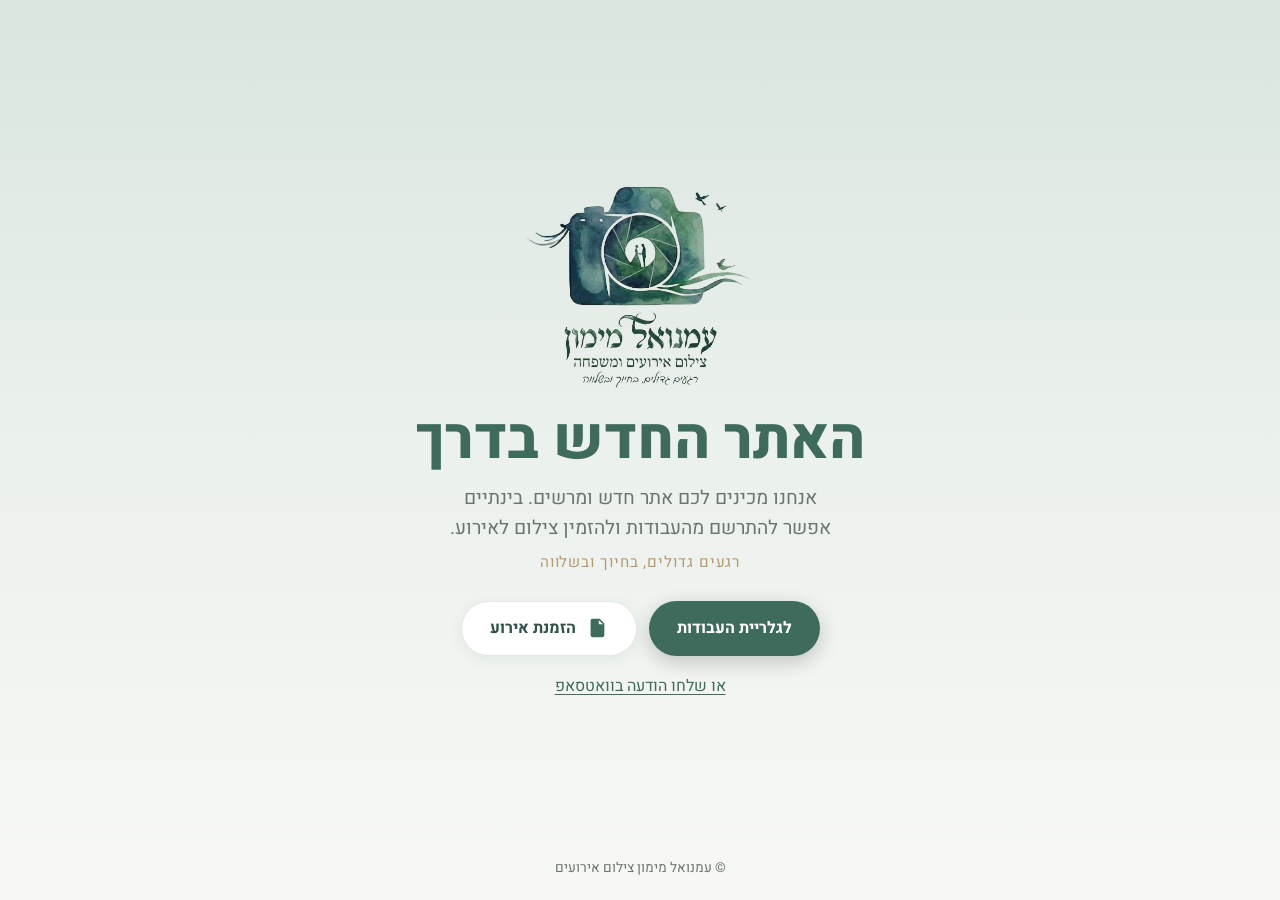
<file: index.html>
<!doctype html>
<html lang="he" dir="rtl">
<head>
<meta charset="utf-8">
<meta name="viewport" content="width=device-width,initial-scale=1">
<title>עמנואל מימון צילום אירועים</title>
<meta name="description" content="עמנואל מימון צילום אירועים: צילום אירועים ומשפחה, רגעים גדולים בחיוך ובשלווה. האתר החדש בדרך, והגלריה כבר כאן.">
<meta property="og:type" content="website">
<meta property="og:locale" content="he_IL">
<meta property="og:title" content="עמנואל מימון צילום אירועים">
<meta property="og:description" content="רגעים גדולים, בחיוך ובשלווה. צפו בגלריה והזמינו צילום לאירוע.">
<meta property="og:image" content="https://emanuelphoto.co.il/assets/og.jpg">
<meta property="og:image:width" content="1200">
<meta property="og:image:height" content="630">
<meta name="theme-color" content="#3f6b5c">
<link rel="icon" href="assets/logo-160.webp" type="image/webp">
<link rel="apple-touch-icon" href="assets/apple-touch-icon.png">
<link rel="preconnect" href="https://fonts.googleapis.com">
<link rel="preconnect" href="https://fonts.gstatic.com" crossorigin>
<link href="https://fonts.googleapis.com/css2?family=Heebo:wght@300;400;500;700;800&display=swap" rel="stylesheet">
<link rel="stylesheet" href="css/style.css">
<style>
.soon{min-height:100svh;display:flex;flex-direction:column;background:linear-gradient(180deg,#d9e5df 0%,#eaf0ec 45%,var(--cream) 100%)}
.soon main{flex:1;display:grid;place-items:center;text-align:center;padding:40px 0}
.soon .logo-big{width:clamp(170px,42vw,260px);height:auto;mix-blend-mode:multiply;margin:0 auto 4px;display:block}
.soon h1{font-size:clamp(2rem,6.5vw,3.6rem);font-weight:800;color:var(--green);line-height:1.15;margin:8px 0 10px;text-wrap:balance}
.soon .lead{color:var(--muted);font-size:clamp(1rem,2.6vw,1.2rem);max-width:30em;margin:0 auto 6px;text-wrap:balance}
.soon .tag{color:var(--gold);font-size:.95rem;letter-spacing:.06em;margin-bottom:26px}
.actions{display:flex;flex-wrap:wrap;gap:12px;justify-content:center;margin-top:24px}
.btn.ghost{background:#fff;color:var(--green-d);border:1px solid var(--line);box-shadow:0 4px 14px #3f6b5c14}
.btn.ghost:hover{background:#f1f6f3}
.btn.ghost svg{fill:var(--green)}
.soon footer{padding:20px 16px;text-align:center;color:var(--muted);font-size:.85rem}
.soon footer a{color:var(--green);text-underline-offset:3px}
</style>
</head>
<body class="soon">
<main class="wrap">
  <div>
    <img class="logo-big" src="assets/logo-512.webp" alt="עמנואל מימון - צילום אירועים ומשפחה" width="260" height="260" fetchpriority="high">
    <h1>האתר החדש בדרך</h1>
    <p class="lead">אנחנו מכינים לכם אתר חדש ומרשים. בינתיים אפשר להתרשם מהעבודות ולהזמין צילום לאירוע.</p>
    <p class="tag">רגעים גדולים, בחיוך ובשלווה</p>
    <div class="actions">
      <a class="btn" href="gallery.html">לגלריית העבודות</a>
      <a class="btn ghost" href="https://emanuelphoto.co.il/form" target="_blank" rel="noopener">
        <svg viewBox="0 0 24 24" aria-hidden="true"><path d="M7 2h8l5 5v13a2 2 0 0 1-2 2H7a2 2 0 0 1-2-2V4a2 2 0 0 1 2-2zm7 1.5V8h4.5L14 3.5zM8 12h8v1.5H8V12zm0 3.5h8V17H8v-1.5z"/></svg>
        הזמנת אירוע</a>
    </div>
    <p style="margin-top:18px"><a id="wa" href="#" target="_blank" rel="noopener" style="color:var(--green);text-underline-offset:3px">או שלחו הודעה בוואטסאפ</a></p>
  </div>
</main>
<footer>© עמנואל מימון צילום אירועים</footer>
<script src="js/config.js"></script>
<script>(function(){var s=window.SITE||{};document.getElementById('wa').href='https://wa.me/'+s.whatsapp+'?text='+encodeURIComponent(s.whatsappText||'')})();</script>
</body>
</html>
</file>
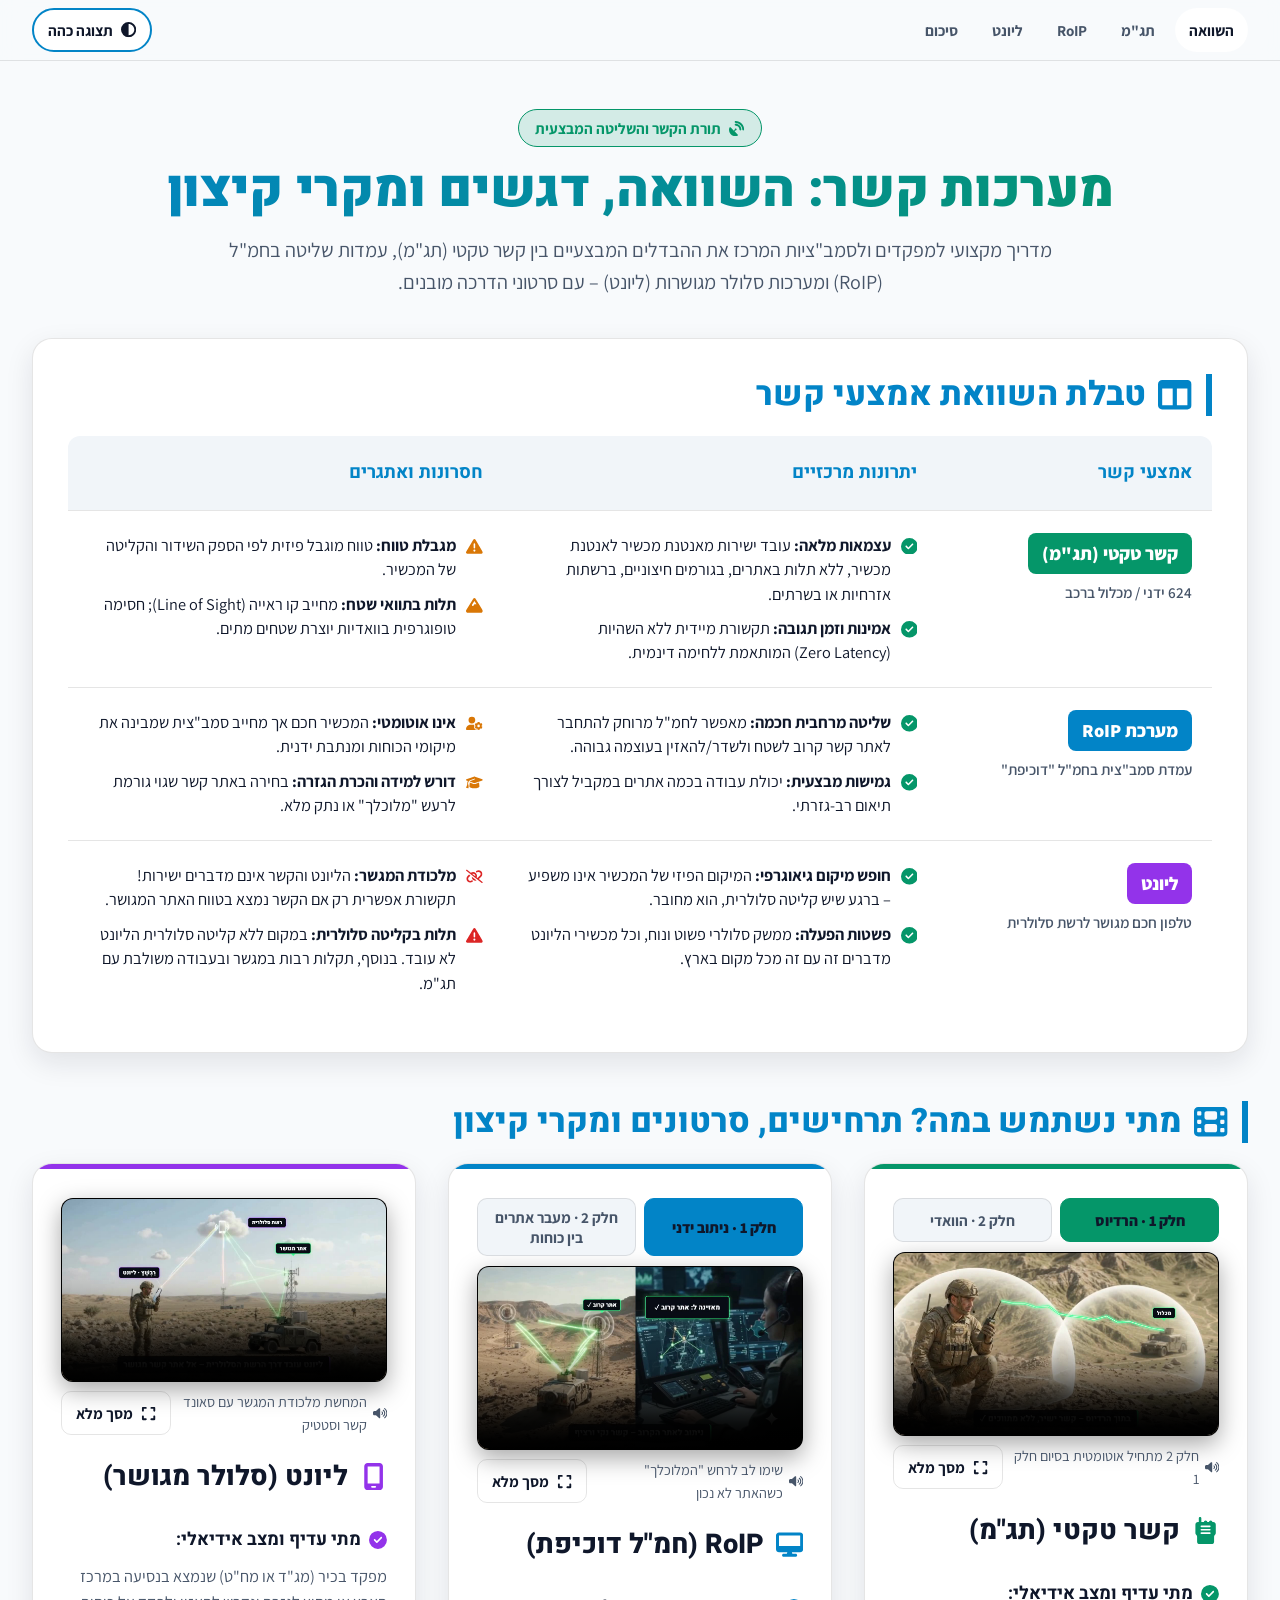
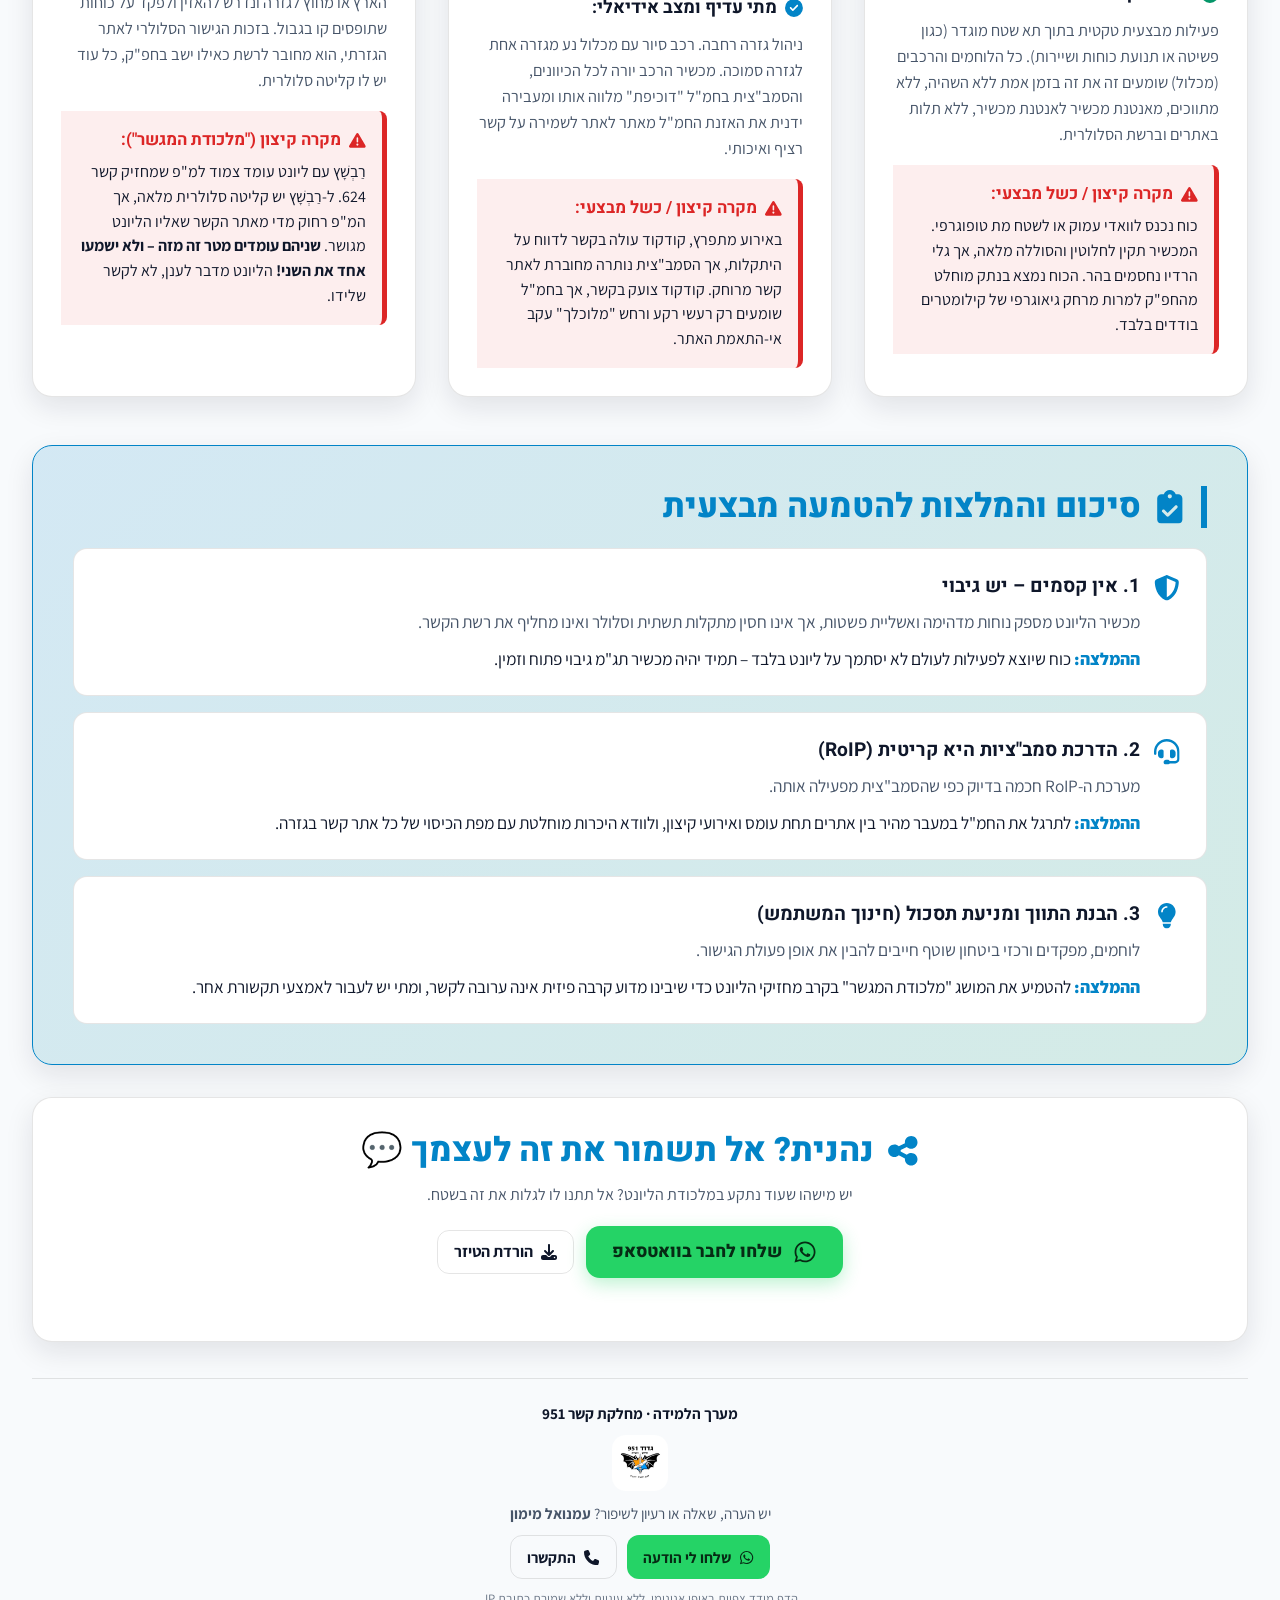
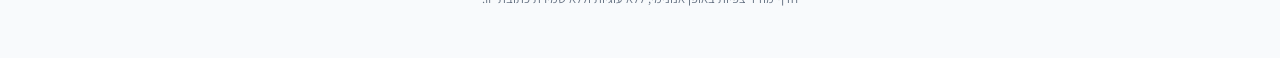
<file: guide/index.html>
<!DOCTYPE html>
<html lang="he" dir="rtl" data-theme="dark">
<head>
    <meta charset="UTF-8">
    <meta name="viewport" content="width=device-width, initial-scale=1.0, viewport-fit=cover">
    <meta name="theme-color" content="#0b1120">
    <!-- statistics Worker address (…/collect); leave empty to switch measurement off -->
    <meta name="stats-endpoint" content="https://kesher-stats.ephoto2016.workers.dev/collect">
    <meta name="color-scheme" content="dark light">
    <title>מדריך מערכות קשר: תג"מ, RoIP וליונט – השוואה, דגשים ומקרי קיצון</title>
    <meta name="description" content="מערך הלמידה של מחלקת קשר 951: השוואה מקצועית בין קשר טקטי (תג&quot;מ), עמדות RoIP בחמ&quot;ל וליונט, עם סרטוני הדרכה, תרחישי כשל ומלכודת המגשר.">

    <link rel="canonical" href="https://kesher.emanuelphoto.co.il/" />
    <link rel="icon" type="image/png" href="assets/logo-180.png" />
    <link rel="apple-touch-icon" href="assets/logo-180.png" />

    <meta property="og:type" content="website" />
    <meta property="og:url" content="https://kesher.emanuelphoto.co.il/" />
    <meta property="og:title" content="מערך הלמידה: מדריך מערכות קשר" />
    <meta property="og:description" content="תג&quot;מ, RoIP וליונט: מה ההבדלים, מתי משתמשים בכל אחד, ואיך נמנעים מהמלכודת. מחלקת קשר 951." />
    <meta property="og:image" content="https://kesher.emanuelphoto.co.il/preview.png" />
    <meta property="og:image:secure_url" content="https://kesher.emanuelphoto.co.il/preview.png" />
    <meta property="og:image:type" content="image/png" />
    <meta property="og:image:width" content="1200" />
    <meta property="og:image:height" content="630" />
    <meta property="og:image:alt" content="מערך הלמידה מבית מחלקת קשר 951: מדריך מערכות קשר – תג&quot;מ, RoIP, ליונט" />
    <meta property="og:locale" content="he_IL" />
    <meta property="og:site_name" content="מדריך קשר ומבצעים" />

    <meta name="twitter:card" content="summary_large_image" />
    <meta name="twitter:title" content="מערך הלמידה: מדריך מערכות קשר" />
    <meta name="twitter:description" content="תג&quot;מ, RoIP וליונט: ההבדלים, השימוש הנכון ומקרי הקיצון." />
    <meta name="twitter:image" content="https://kesher.emanuelphoto.co.il/preview.png" />

    <!-- theme is applied before first paint (saved choice, else the device preference) -->
    <script>
        (function () {
            var t = null;
            try { t = localStorage.getItem('theme'); } catch (e) {}
            if (t !== 'light' && t !== 'dark') t = (window.matchMedia && matchMedia('(prefers-color-scheme: light)').matches) ? 'light' : 'dark';
            document.documentElement.setAttribute('data-theme', t);
            var m = document.querySelector('meta[name="theme-color"]'); if (m) m.setAttribute('content', t === 'light' ? '#f8fafc' : '#0b1120');
        })();
    </script>

    <!-- fonts are self-hosted (Heebo + Assistant, Hebrew + Latin): the page works without internet access -->
    <link rel="stylesheet" href="assets/fonts.css">
    <style>
        :root {
            --bg-color: #0b1120;
            --surface: #1e293b;
            --surface-hover: #334155;
            --surface-alt: #0f172a;
            --card-border: rgba(255, 255, 255, 0.10);
            --text-main: #f8fafc;
            --text-muted: #a3b1c6;
            --primary: #10b981;
            --primary-glow: rgba(16, 185, 129, 0.25);
            --secondary: #38bdf8;
            --secondary-glow: rgba(56, 189, 248, 0.25);
            --accent: #c084fc;
            --danger: #ef4444;
            --danger-bg: rgba(239, 68, 68, 0.12);
            --warning: #f59e0b;
            --header-gradient: linear-gradient(135deg, #38bdf8 0%, #10b981 100%);
            --shadow: 0 15px 35px rgba(0, 0, 0, 0.25);
            --gutter: max(12px, env(safe-area-inset-left), env(safe-area-inset-right));
        }
        [data-theme="light"] {
            --bg-color: #f8fafc;
            --surface: #ffffff;
            --surface-hover: #f1f5f9;
            --surface-alt: #f1f5f9;
            --card-border: rgba(0, 0, 0, 0.10);
            --text-main: #0f172a;
            --text-muted: #475569;
            --primary: #059669;
            --primary-glow: rgba(5, 150, 105, 0.15);
            --secondary: #0284c7;
            --secondary-glow: rgba(2, 132, 199, 0.15);
            --accent: #9333ea;
            --danger: #dc2626;
            --danger-bg: rgba(220, 38, 38, 0.08);
            --warning: #d97706;
            --header-gradient: linear-gradient(135deg, #0284c7 0%, #059669 100%);
            --shadow: 0 10px 28px rgba(15, 23, 42, 0.10);
        }

        *, *::before, *::after { box-sizing: border-box; margin: 0; padding: 0; }
        html { -webkit-text-size-adjust: 100%; scroll-behavior: smooth; scroll-padding-top: 72px; }
        @media (prefers-reduced-motion: reduce) { html { scroll-behavior: auto; } * { animation: none !important; transition: none !important; } }
        body {
            font-family: 'Assistant', system-ui, -apple-system, 'Segoe UI', Arial, sans-serif;
            background-color: var(--bg-color);
            color: var(--text-main);
            line-height: 1.6;
            font-size: 1rem;
            min-height: 100dvh;
            padding-bottom: max(48px, env(safe-area-inset-bottom));
        }
        h1, h2, h3, h4 { font-family: 'Heebo', 'Assistant', sans-serif; }
        .ic { width: 1em; height: 1em; fill: currentColor; flex: none; vertical-align: -0.125em; }
        :focus-visible { outline: 3px solid var(--secondary); outline-offset: 2px; border-radius: 6px; }
        .sr-only { position: absolute; width: 1px; height: 1px; overflow: hidden; clip: rect(0 0 0 0); white-space: nowrap; }

        .container { max-width: 1240px; margin: 0 auto; padding: 0 var(--gutter); }

        /* ---------- top bar: anchors + theme switch (replaces the floating button that covered the header) ---------- */
        .topbar {
            position: sticky; top: 0; z-index: 50;
            background: color-mix(in srgb, var(--bg-color) 88%, transparent);
            -webkit-backdrop-filter: blur(10px); backdrop-filter: blur(10px);
            border-bottom: 1px solid var(--card-border);
            padding-top: env(safe-area-inset-top);
        }
        .topbar-inner { max-width: 1240px; margin: 0 auto; padding: 8px var(--gutter); display: flex; align-items: center; gap: 10px; }
        .topnav { display: flex; gap: 6px; overflow-x: auto; scrollbar-width: none; flex: 1; min-width: 0; }
        .topnav::-webkit-scrollbar { display: none; }
        .topnav a {
            flex: none; min-height: 44px; display: inline-flex; align-items: center; padding: 0 14px; border-radius: 999px;
            color: var(--text-muted); text-decoration: none; font-weight: 700; font-size: 0.95rem; white-space: nowrap;
        }
        .topnav a:hover, .topnav a[aria-current="true"] { color: var(--text-main); background: var(--surface); }
        @media (max-width: 480px) { .topnav { gap: 2px; } .topnav a { padding: 0 10px; font-size: 0.9rem; } }
        bdi { white-space: nowrap; }
        .theme-btn {
            flex: none; min-width: 44px; min-height: 44px; display: inline-flex; align-items: center; justify-content: center; gap: 8px;
            background: var(--surface); color: var(--text-main); border: 2px solid var(--secondary); border-radius: 999px;
            padding: 0 14px; cursor: pointer; font: 700 0.95rem 'Assistant', sans-serif;
        }
        .theme-btn .lbl { display: none; }
        @media (min-width: 720px) { .theme-btn .lbl { display: inline; } }

        /* ---------- header ---------- */
        .header { text-align: center; padding: clamp(24px, 6vw, 48px) 0 clamp(20px, 4vw, 40px); }
        .badge-tag {
            display: inline-flex; align-items: center; gap: 8px; background: var(--primary-glow); color: var(--primary);
            border: 1px solid var(--primary); padding: 6px 16px; border-radius: 30px; font-size: 0.95rem; font-weight: 700; margin-bottom: 14px;
        }
        .header h1 {
            font-weight: 900; font-size: clamp(1.9rem, 6.2vw + 0.4rem, 3.2rem); line-height: 1.15; letter-spacing: -0.3px;
            background: var(--header-gradient); -webkit-background-clip: text; background-clip: text; -webkit-text-fill-color: transparent; color: transparent;
            margin-bottom: 14px; text-wrap: balance;
        }
        .header p { font-size: clamp(1rem, 2.4vw, 1.25rem); color: var(--text-muted); max-width: 860px; margin: 0 auto; }

        /* ---------- comparison table (cards on phones, real table from 800px) ---------- */
        .table-section { background: var(--surface); border-radius: 20px; padding: clamp(16px, 3.5vw, 35px); box-shadow: var(--shadow); margin-bottom: 48px; border: 1px solid var(--card-border); }
        .section-title {
            font-weight: 800; font-size: clamp(1.4rem, 3.6vw + 0.5rem, 2.1rem); line-height: 1.25; color: var(--secondary);
            margin-bottom: 20px; border-inline-start: 6px solid var(--secondary); padding-inline-start: 14px; display: flex; align-items: center; gap: 12px;
        }
        .section-title .ic { flex: none; }
        table { width: 100%; border-collapse: collapse; }
        thead { position: absolute; width: 1px; height: 1px; overflow: hidden; clip: rect(0 0 0 0); }   /* hidden on phones, shown below */
        table, tbody, tr, td { display: block; }
        tr { background: var(--surface-alt); border: 1px solid var(--card-border); border-radius: 16px; padding: 16px; margin-bottom: 16px; }
        tr:last-child { margin-bottom: 0; }
        td { padding: 0; text-align: right; }
        td + td { margin-top: 14px; }
        td[data-label]::before { content: attr(data-label); display: block; font-family: 'Heebo', sans-serif; font-weight: 800; font-size: 1.05rem; margin-bottom: 8px; color: var(--secondary); }
        td.col-con[data-label]::before { color: var(--warning); }
        .system-pill { display: inline-block; padding: 6px 14px; border-radius: 8px; font-weight: 800; font-size: 1.15rem; color: #fff; margin-bottom: 6px; }
        .system-pill.tactical { background-color: var(--primary); }
        .system-pill.roip { background-color: var(--secondary-dark, #0284c7); }
        .system-pill.lionet { background-color: var(--accent); }
        .system-sub { font-size: 0.95rem; color: var(--text-muted); font-weight: 600; }
        .feature-item { display: flex; align-items: flex-start; gap: 10px; margin-bottom: 10px; font-size: 1.02rem; line-height: 1.5; }
        .feature-item:last-child { margin-bottom: 0; }
        .feature-item .ic { margin-top: 5px; font-size: 1.05rem; }
        .feature-item.pro .ic { color: var(--primary); }
        .feature-item.con .ic { color: var(--warning); }
        .feature-item.alert .ic { color: var(--danger); }

        @media (min-width: 800px) and (max-width: 1099px) {
            tr { display: grid; grid-template-columns: 1fr 1fr; gap: 14px 22px; padding: 18px; }
            tr > td:first-child { grid-column: 1 / -1; }
            td + td { margin-top: 0; }
        }
        @media (min-width: 1100px) {
            table { display: table; }
            thead { position: static; width: auto; height: auto; overflow: visible; clip: auto; display: table-header-group; }
            tbody { display: table-row-group; }
            tr { display: table-row; background: none; border: 0; border-radius: 0; padding: 0; margin: 0; }
            td, th { display: table-cell; padding: 22px 20px; vertical-align: top; border-bottom: 1px solid var(--card-border); }
            td + td { margin-top: 0; }
            td[data-label]::before { display: none; }
            tr:last-child td { border-bottom: none; }
            th { background-color: var(--surface-alt); font-family: 'Heebo', sans-serif; font-size: 1.15rem; color: var(--secondary); font-weight: 700; text-align: right; }
            th:first-child { border-top-right-radius: 12px; }
            th:last-child { border-top-left-radius: 12px; }
            tbody tr:hover td { background-color: var(--surface-hover); }
        }

        /* ---------- scenario cards + video players ---------- */
        .scenarios-title { margin-bottom: 20px; }
        .scenarios-grid { display: grid; grid-template-columns: repeat(auto-fit, minmax(min(100%, 340px), 1fr)); gap: clamp(16px, 2.5vw, 32px); margin-bottom: 48px; }
        .card { --c: var(--primary); background: var(--surface); border-radius: 20px; padding: clamp(16px, 3vw, 28px); box-shadow: var(--shadow); border: 1px solid var(--card-border); position: relative; overflow: hidden; display: flex; flex-direction: column; }
        .card::before { content: ''; position: absolute; inset: 0 0 auto 0; height: 5px; background: var(--c); }
        .card.roip { --c: var(--secondary); }
        .card.lionet { --c: var(--accent); }
        .card h3 { font-weight: 800; font-size: clamp(1.35rem, 3vw, 1.7rem); margin: 18px 0 12px; display: flex; align-items: center; gap: 12px; }
        .card h3 .ic { color: var(--c); }
        .card-content { flex-grow: 1; }
        .card-content h4 { color: var(--text-main); margin: 16px 0 8px; font-size: 1.12rem; display: flex; align-items: center; gap: 8px; }
        .card-content h4 .ic { color: var(--c); }
        .card-content p { color: var(--text-muted); margin-bottom: 14px; font-size: 1.02rem; line-height: 1.6; }

        .player { margin-top: 6px; }
        .plist { display: flex; flex-wrap: wrap; gap: 8px; margin-bottom: 10px; }
        .pbtn {
            flex: 1 1 140px; min-height: 44px; padding: 8px 14px; border-radius: 10px; cursor: pointer; font: 700 0.95rem 'Assistant', sans-serif;
            background: var(--surface-alt); color: var(--text-muted); border: 1px solid var(--card-border);
        }
        .pbtn:hover { color: var(--text-main); border-color: var(--c); }
        .pbtn.active { background: var(--c); color: #0f172a; border-color: var(--c); font-weight: 800; }
        .vwrap { background: #000; border: 1px solid var(--card-border); border-radius: 12px; overflow: hidden; box-shadow: 0 8px 25px rgba(0, 0, 0, 0.35); }
        .vwrap video { display: block; width: 100%; aspect-ratio: 16 / 9; object-fit: contain; background: #000; }   /* contain: the burned-in captions are never cropped */
        video:fullscreen { width: 100vw; height: 100vh; object-fit: contain; background: #000; }
        video:-webkit-full-screen { width: 100vw; height: 100vh; object-fit: contain; background: #000; }
        .vbar { display: flex; align-items: center; justify-content: space-between; gap: 10px; margin-top: 8px; color: var(--text-muted); font-size: 0.9rem; }
        .vbar .hint { display: flex; align-items: center; gap: 6px; }
        .fsbtn {
            flex: none; min-height: 44px; padding: 0 14px; display: inline-flex; align-items: center; gap: 8px; cursor: pointer;
            background: transparent; color: var(--text-main); border: 1px solid var(--card-border); border-radius: 10px; font: 700 0.95rem 'Assistant', sans-serif;
        }
        .fsbtn:hover { border-color: var(--c); }
        .rotate-hint { display: none; align-items: center; gap: 8px; margin-top: 4px; font-size: 0.9rem; color: var(--text-muted); }
        @media (orientation: portrait) and (pointer: coarse) { .rotate-hint { display: flex; } }

        .extreme-case { background: var(--danger-bg); border-inline-start: 5px solid var(--danger); padding: 16px; border-radius: 0 8px 8px 0; margin-top: 18px; }
        .extreme-case strong.t { color: var(--danger); display: flex; align-items: center; gap: 8px; font-size: 1.05rem; font-family: 'Heebo', sans-serif; margin-bottom: 6px; }
        .extreme-case p { color: var(--text-main); margin: 0; font-size: 1rem; line-height: 1.55; }

        /* ---------- summary ---------- */
        .summary-section { background: linear-gradient(135deg, var(--secondary-glow), var(--primary-glow)); border: 1px solid var(--secondary); border-radius: 20px; padding: clamp(16px, 4vw, 40px); box-shadow: var(--shadow); }
        .summary-section .section-title { margin-bottom: 20px; }
        .summary-list { list-style: none; display: grid; gap: 16px; }
        .summary-list li { display: flex; align-items: flex-start; gap: 14px; font-size: 1.08rem; background: var(--surface); padding: clamp(14px, 3vw, 22px) clamp(14px, 3vw, 26px); border-radius: 14px; border: 1px solid var(--card-border); }
        .summary-list li .ic { color: var(--secondary); font-size: 1.6rem; margin-top: 4px; }
        .summary-list li strong { color: var(--text-main); display: block; font-size: 1.2rem; margin-bottom: 6px; font-family: 'Heebo', sans-serif; }
        .summary-list li p { color: var(--text-muted); margin: 0; }

        .summary-list li p.rec { margin-top: 10px; color: var(--text-main); }
        .rec-l { font-weight: 800; color: var(--secondary); }

        /* ---------- share block ---------- */
        .share-section { margin-top: 32px; background: var(--surface); border: 1px solid var(--card-border); border-radius: 20px; padding: clamp(16px, 4vw, 32px); box-shadow: var(--shadow); text-align: center; }
        .share-section .section-title { justify-content: center; border: 0; padding: 0; margin-bottom: 10px; text-wrap: balance; }
        .share-section p.lead { color: var(--text-muted); max-width: 620px; margin: 0 auto 18px; }
        .share-actions { display: flex; flex-wrap: wrap; gap: 12px; justify-content: center; align-items: center; }
        .wa-btn { min-height: 52px; padding: 0 26px; display: inline-flex; align-items: center; justify-content: center; gap: 10px; cursor: pointer; border: 0; border-radius: 14px;
                  background: #25d366; color: #062b14; font: 800 1.1rem 'Heebo', 'Assistant', sans-serif; box-shadow: 0 6px 18px rgba(37, 211, 102, 0.3); }
        .wa-btn:hover { filter: brightness(1.05); } .wa-btn[disabled] { opacity: .7; cursor: progress; }
        .wa-btn .ic { font-size: 1.5rem; }
        .dl-link { min-height: 44px; display: inline-flex; align-items: center; gap: 8px; padding: 0 16px; color: var(--text-main); text-decoration: none; font-weight: 700; border: 1px solid var(--card-border); border-radius: 12px; }
        .dl-link:hover { border-color: var(--secondary); }
        .share-msg { min-height: 1.4em; margin-top: 10px; color: var(--text-muted); font-size: 0.95rem; }
        .share-msg.ok { color: var(--primary); font-weight: 800; font-size: 1.05rem; }

        .site-footer { text-align: center; color: var(--text-muted); font-size: 0.95rem; margin-top: 36px; padding-top: 22px; border-top: 1px solid var(--card-border); display: grid; justify-items: center; gap: 10px; }
        .site-footer p { margin: 0; }
        .foot-unit { font-weight: 700; color: var(--text-main); }
        .foot-logo { width: 56px; height: 56px; background: #fff; border-radius: 14px; padding: 4px; }
        .foot-actions { display: flex; flex-wrap: wrap; gap: 10px; justify-content: center; }
        .contact-btn, .contact-link { min-height: 44px; display: inline-flex; align-items: center; gap: 8px; padding: 0 16px; border-radius: 12px; text-decoration: none; font-weight: 700; font-size: 0.95rem; }
        .contact-btn { background: #25d366; color: #062b14; }
        .contact-link { color: var(--text-main); border: 1px solid var(--card-border); }
        .contact-btn:hover { filter: brightness(1.05); } .contact-link:hover { border-color: var(--secondary); }
        .foot-priv { font-size: 0.8rem; opacity: .8; }

        /* ---------- phones held upright: text gets (almost) the whole screen width, like it does sideways ---------- */
        @media (max-width: 799px) {
            body { font-size: 1.0625rem; }
            .table-section { background: none; border: 0; box-shadow: none; padding: 0; border-radius: 0; margin-bottom: 36px; }
            tr { padding: 14px 14px 16px; }
            .card { padding: 14px; }
            .summary-section { padding: 12px; }
            .summary-list li { padding: 14px; gap: 10px; }
            .feature-item { gap: 8px; font-size: 1.04rem; line-height: 1.55; }
            .card-content p, .summary-list li p { font-size: 1.04rem; line-height: 1.65; }
        }

        /* ---------- wide screens: 3 cards in a row ---------- */
        @media (min-width: 1100px) { .scenarios-grid { grid-template-columns: repeat(3, 1fr); } }

        /* ---------- phone held sideways: little height, so keep the chrome compact ---------- */
        @media (orientation: landscape) and (max-height: 520px) {
            html { scroll-padding-top: 8px; }
            .topbar { position: static; }
            .header { padding: 14px 0 18px; }
            .header h1 { font-size: clamp(1.5rem, 4.2vw, 2.1rem); margin-bottom: 8px; }
            .header p { font-size: 1rem; }
            .badge-tag { margin-bottom: 8px; padding: 4px 12px; }
        }
    </style>
</head>
<body>
<svg xmlns="http://www.w3.org/2000/svg" style="display:none"><!-- Font Awesome Free 6.5.1 (solid) icons, CC BY 4.0: https://fontawesome.com/license/free -->
<symbol id="i-circle-check" viewBox="0 0 512 512"><path d="M256 512A256 256 0 1 0 256 0a256 256 0 1 0 0 512zM369 209L241 337c-9.4 9.4-24.6 9.4-33.9 0l-64-64c-9.4-9.4-9.4-24.6 0-33.9s24.6-9.4 33.9 0l47 47L335 175c9.4-9.4 24.6-9.4 33.9 0s9.4 24.6 0 33.9z"/></symbol>
<symbol id="i-circle-half-stroke" viewBox="0 0 512 512"><path d="M448 256c0-106-86-192-192-192V448c106 0 192-86 192-192zM0 256a256 256 0 1 1 512 0A256 256 0 1 1 0 256z"/></symbol>
<symbol id="i-circle-play" viewBox="0 0 512 512"><path d="M0 256a256 256 0 1 1 512 0A256 256 0 1 1 0 256zM188.3 147.1c-7.6 4.2-12.3 12.3-12.3 20.9V344c0 8.7 4.7 16.7 12.3 20.9s16.8 4.1 24.3-.5l144-88c7.1-4.4 11.5-12.1 11.5-20.5s-4.4-16.1-11.5-20.5l-144-88c-7.4-4.5-16.7-4.7-24.3-.5z"/></symbol>
<symbol id="i-clipboard-check" viewBox="0 0 384 512"><path d="M192 0c-41.8 0-77.4 26.7-90.5 64H64C28.7 64 0 92.7 0 128V448c0 35.3 28.7 64 64 64H320c35.3 0 64-28.7 64-64V128c0-35.3-28.7-64-64-64H282.5C269.4 26.7 233.8 0 192 0zm0 64a32 32 0 1 1 0 64 32 32 0 1 1 0-64zM305 273L177 401c-9.4 9.4-24.6 9.4-33.9 0L79 337c-9.4-9.4-9.4-24.6 0-33.9s24.6-9.4 33.9 0l47 47L271 239c9.4-9.4 24.6-9.4 33.9 0s9.4 24.6 0 33.9z"/></symbol>
<symbol id="i-desktop" viewBox="0 0 576 512"><path d="M64 0C28.7 0 0 28.7 0 64V352c0 35.3 28.7 64 64 64H240l-10.7 32H160c-17.7 0-32 14.3-32 32s14.3 32 32 32H416c17.7 0 32-14.3 32-32s-14.3-32-32-32H346.7L336 416H512c35.3 0 64-28.7 64-64V64c0-35.3-28.7-64-64-64H64zM512 64V288H64V64H512z"/></symbol>
<symbol id="i-expand" viewBox="0 0 448 512"><path d="M32 32C14.3 32 0 46.3 0 64v96c0 17.7 14.3 32 32 32s32-14.3 32-32V96h64c17.7 0 32-14.3 32-32s-14.3-32-32-32H32zM64 352c0-17.7-14.3-32-32-32s-32 14.3-32 32v96c0 17.7 14.3 32 32 32h96c17.7 0 32-14.3 32-32s-14.3-32-32-32H64V352zM320 32c-17.7 0-32 14.3-32 32s14.3 32 32 32h64v64c0 17.7 14.3 32 32 32s32-14.3 32-32V64c0-17.7-14.3-32-32-32H320zM448 352c0-17.7-14.3-32-32-32s-32 14.3-32 32v64H320c-17.7 0-32 14.3-32 32s14.3 32 32 32h96c17.7 0 32-14.3 32-32V352z"/></symbol>
<symbol id="i-film" viewBox="0 0 512 512"><path d="M0 96C0 60.7 28.7 32 64 32H448c35.3 0 64 28.7 64 64V416c0 35.3-28.7 64-64 64H64c-35.3 0-64-28.7-64-64V96zM48 368v32c0 8.8 7.2 16 16 16H96c8.8 0 16-7.2 16-16V368c0-8.8-7.2-16-16-16H64c-8.8 0-16 7.2-16 16zm368-16c-8.8 0-16 7.2-16 16v32c0 8.8 7.2 16 16 16h32c8.8 0 16-7.2 16-16V368c0-8.8-7.2-16-16-16H416zM48 240v32c0 8.8 7.2 16 16 16H96c8.8 0 16-7.2 16-16V240c0-8.8-7.2-16-16-16H64c-8.8 0-16 7.2-16 16zm368-16c-8.8 0-16 7.2-16 16v32c0 8.8 7.2 16 16 16h32c8.8 0 16-7.2 16-16V240c0-8.8-7.2-16-16-16H416zM48 112v32c0 8.8 7.2 16 16 16H96c8.8 0 16-7.2 16-16V112c0-8.8-7.2-16-16-16H64c-8.8 0-16 7.2-16 16zM416 96c-8.8 0-16 7.2-16 16v32c0 8.8 7.2 16 16 16h32c8.8 0 16-7.2 16-16V112c0-8.8-7.2-16-16-16H416zM160 128v64c0 17.7 14.3 32 32 32H320c17.7 0 32-14.3 32-32V128c0-17.7-14.3-32-32-32H192c-17.7 0-32 14.3-32 32zm32 160c-17.7 0-32 14.3-32 32v64c0 17.7 14.3 32 32 32H320c17.7 0 32-14.3 32-32V320c0-17.7-14.3-32-32-32H192z"/></symbol>
<symbol id="i-graduation-cap" viewBox="0 0 640 512"><path d="M320 32c-8.1 0-16.1 1.4-23.7 4.1L15.8 137.4C6.3 140.9 0 149.9 0 160s6.3 19.1 15.8 22.6l57.9 20.9C57.3 229.3 48 259.8 48 291.9v28.1c0 28.4-10.8 57.7-22.3 80.8c-6.5 13-13.9 25.8-22.5 37.6C0 442.7-.9 448.3 .9 453.4s6 8.9 11.2 10.2l64 16c4.2 1.1 8.7 .3 12.4-2s6.3-6.1 7.1-10.4c8.6-42.8 4.3-81.2-2.1-108.7C90.3 344.3 86 329.8 80 316.5V291.9c0-30.2 10.2-58.7 27.9-81.5c12.9-15.5 29.6-28 49.2-35.7l157-61.7c8.2-3.2 17.5 .8 20.7 9s-.8 17.5-9 20.7l-157 61.7c-12.4 4.9-23.3 12.4-32.2 21.6l159.6 57.6c7.6 2.7 15.6 4.1 23.7 4.1s16.1-1.4 23.7-4.1L624.2 182.6c9.5-3.4 15.8-12.5 15.8-22.6s-6.3-19.1-15.8-22.6L343.7 36.1C336.1 33.4 328.1 32 320 32zM128 408c0 35.3 86 72 192 72s192-36.7 192-72L496.7 262.6 354.5 314c-11.1 4-22.8 6-34.5 6s-23.5-2-34.5-6L143.3 262.6 128 408z"/></symbol>
<symbol id="i-headset" viewBox="0 0 512 512"><path d="M256 48C141.1 48 48 141.1 48 256v40c0 13.3-10.7 24-24 24s-24-10.7-24-24V256C0 114.6 114.6 0 256 0S512 114.6 512 256V400.1c0 48.6-39.4 88-88.1 88L313.6 488c-8.3 14.3-23.8 24-41.6 24H240c-26.5 0-48-21.5-48-48s21.5-48 48-48h32c17.8 0 33.3 9.7 41.6 24l110.4 .1c22.1 0 40-17.9 40-40V256c0-114.9-93.1-208-208-208zM144 208h16c17.7 0 32 14.3 32 32V352c0 17.7-14.3 32-32 32H144c-35.3 0-64-28.7-64-64V272c0-35.3 28.7-64 64-64zm224 0c35.3 0 64 28.7 64 64v48c0 35.3-28.7 64-64 64H352c-17.7 0-32-14.3-32-32V240c0-17.7 14.3-32 32-32h16z"/></symbol>
<symbol id="i-lightbulb" viewBox="0 0 384 512"><path d="M272 384c9.6-31.9 29.5-59.1 49.2-86.2l0 0c5.2-7.1 10.4-14.2 15.4-21.4c19.8-28.5 31.4-63 31.4-100.3C368 78.8 289.2 0 192 0S16 78.8 16 176c0 37.3 11.6 71.9 31.4 100.3c5 7.2 10.2 14.3 15.4 21.4l0 0c19.8 27.1 39.7 54.4 49.2 86.2H272zM192 512c44.2 0 80-35.8 80-80V416H112v16c0 44.2 35.8 80 80 80zM112 176c0 8.8-7.2 16-16 16s-16-7.2-16-16c0-61.9 50.1-112 112-112c8.8 0 16 7.2 16 16s-7.2 16-16 16c-44.2 0-80 35.8-80 80z"/></symbol>
<symbol id="i-link-slash" viewBox="0 0 640 512"><path d="M38.8 5.1C28.4-3.1 13.3-1.2 5.1 9.2S-1.2 34.7 9.2 42.9l592 464c10.4 8.2 25.5 6.3 33.7-4.1s6.3-25.5-4.1-33.7L489.3 358.2l90.5-90.5c56.5-56.5 56.5-148 0-204.5c-50-50-128.8-56.5-186.3-15.4l-1.6 1.1c-14.4 10.3-17.7 30.3-7.4 44.6s30.3 17.7 44.6 7.4l1.6-1.1c32.1-22.9 76-19.3 103.8 8.6c31.5 31.5 31.5 82.5 0 114l-96 96-31.9-25C430.9 239.6 420.1 175.1 377 132c-52.2-52.3-134.5-56.2-191.3-11.7L38.8 5.1zM239 162c30.1-14.9 67.7-9.9 92.8 15.3c20 20 27.5 48.3 21.7 74.5L239 162zM116.6 187.9L60.2 244.3c-56.5 56.5-56.5 148 0 204.5c50 50 128.8 56.5 186.3 15.4l1.6-1.1c14.4-10.3 17.7-30.3 7.4-44.6s-30.3-17.7-44.6-7.4l-1.6 1.1c-32.1 22.9-76 19.3-103.8-8.6C74 372 74 321 105.5 289.5l61.8-61.8-50.6-39.9zM220.9 270c-2.1 39.8 12.2 80.1 42.2 110c38.9 38.9 94.4 51 143.6 36.3L220.9 270z"/></symbol>
<symbol id="i-mobile-screen" viewBox="0 0 384 512"><path d="M16 64C16 28.7 44.7 0 80 0H304c35.3 0 64 28.7 64 64V448c0 35.3-28.7 64-64 64H80c-35.3 0-64-28.7-64-64V64zM144 448c0 8.8 7.2 16 16 16h64c8.8 0 16-7.2 16-16s-7.2-16-16-16H160c-8.8 0-16 7.2-16 16zM304 64H80V384H304V64z"/></symbol>
<symbol id="i-mountain" viewBox="0 0 512 512"><path d="M256 32c12.5 0 24.1 6.4 30.8 17L503.4 394.4c5.6 8.9 8.6 19.2 8.6 29.7c0 30.9-25 55.9-55.9 55.9H55.9C25 480 0 455 0 424.1c0-10.5 3-20.8 8.6-29.7L225.2 49c6.6-10.6 18.3-17 30.8-17zm65 192L256 120.4 176.9 246.5l18.3 24.4c6.4 8.5 19.2 8.5 25.6 0l25.6-34.1c6-8.1 15.5-12.8 25.6-12.8h49z"/></symbol>
<symbol id="i-rotate" viewBox="0 0 512 512"><path d="M142.9 142.9c62.2-62.2 162.7-62.5 225.3-1L327 183c-6.9 6.9-8.9 17.2-5.2 26.2s12.5 14.8 22.2 14.8H463.5c0 0 0 0 0 0H472c13.3 0 24-10.7 24-24V72c0-9.7-5.8-18.5-14.8-22.2s-19.3-1.7-26.2 5.2L413.4 96.6c-87.6-86.5-228.7-86.2-315.8 1C73.2 122 55.6 150.7 44.8 181.4c-5.9 16.7 2.9 34.9 19.5 40.8s34.9-2.9 40.8-19.5c7.7-21.8 20.2-42.3 37.8-59.8zM16 312v7.6 .7V440c0 9.7 5.8 18.5 14.8 22.2s19.3 1.7 26.2-5.2l41.6-41.6c87.6 86.5 228.7 86.2 315.8-1c24.4-24.4 42.1-53.1 52.9-83.7c5.9-16.7-2.9-34.9-19.5-40.8s-34.9 2.9-40.8 19.5c-7.7 21.8-20.2 42.3-37.8 59.8c-62.2 62.2-162.7 62.5-225.3 1L185 329c6.9-6.9 8.9-17.2 5.2-26.2s-12.5-14.8-22.2-14.8H48.4h-.7H40c-13.3 0-24 10.7-24 24z"/></symbol>
<symbol id="i-satellite-dish" viewBox="0 0 512 512"><path d="M192 32c0-17.7 14.3-32 32-32C383.1 0 512 128.9 512 288c0 17.7-14.3 32-32 32s-32-14.3-32-32C448 164.3 347.7 64 224 64c-17.7 0-32-14.3-32-32zM60.6 220.6L164.7 324.7l28.4-28.4c-.7-2.6-1.1-5.4-1.1-8.3c0-17.7 14.3-32 32-32s32 14.3 32 32s-14.3 32-32 32c-2.9 0-5.6-.4-8.3-1.1l-28.4 28.4L291.4 451.4c14.5 14.5 11.8 38.8-7.3 46.3C260.5 506.9 234.9 512 208 512C93.1 512 0 418.9 0 304c0-26.9 5.1-52.5 14.4-76.1c7.5-19 31.8-21.8 46.3-7.3zM224 96c106 0 192 86 192 192c0 17.7-14.3 32-32 32s-32-14.3-32-32c0-70.7-57.3-128-128-128c-17.7 0-32-14.3-32-32s14.3-32 32-32z"/></symbol>
<symbol id="i-shield-halved" viewBox="0 0 512 512"><path d="M256 0c4.6 0 9.2 1 13.4 2.9L457.7 82.8c22 9.3 38.4 31 38.3 57.2c-.5 99.2-41.3 280.7-213.6 363.2c-16.7 8-36.1 8-52.8 0C57.3 420.7 16.5 239.2 16 140c-.1-26.2 16.3-47.9 38.3-57.2L242.7 2.9C246.8 1 251.4 0 256 0zm0 66.8V444.8C394 378 431.1 230.1 432 141.4L256 66.8l0 0z"/></symbol>
<symbol id="i-table-columns" viewBox="0 0 512 512"><path d="M0 96C0 60.7 28.7 32 64 32H448c35.3 0 64 28.7 64 64V416c0 35.3-28.7 64-64 64H64c-35.3 0-64-28.7-64-64V96zm64 64V416H224V160H64zm384 0H288V416H448V160z"/></symbol>
<symbol id="i-triangle-exclamation" viewBox="0 0 512 512"><path d="M256 32c14.2 0 27.3 7.5 34.5 19.8l216 368c7.3 12.4 7.3 27.7 .2 40.1S486.3 480 472 480H40c-14.3 0-27.6-7.7-34.7-20.1s-7-27.8 .2-40.1l216-368C228.7 39.5 241.8 32 256 32zm0 128c-13.3 0-24 10.7-24 24V296c0 13.3 10.7 24 24 24s24-10.7 24-24V184c0-13.3-10.7-24-24-24zm32 224a32 32 0 1 0 -64 0 32 32 0 1 0 64 0z"/></symbol>
<symbol id="i-user-gear" viewBox="0 0 640 512"><path d="M224 0a128 128 0 1 1 0 256A128 128 0 1 1 224 0zM178.3 304h91.4c11.8 0 23.4 1.2 34.5 3.3c-2.1 18.5 7.4 35.6 21.8 44.8c-16.6 10.6-26.7 31.6-20 53.3c4 12.9 9.4 25.5 16.4 37.6s15.2 23.1 24.4 33c15.7 16.9 39.6 18.4 57.2 8.7v.9c0 9.2 2.7 18.5 7.9 26.3H29.7C13.3 512 0 498.7 0 482.3C0 383.8 79.8 304 178.3 304zM436 218.2c0-7 4.5-13.3 11.3-14.8c10.5-2.4 21.5-3.7 32.7-3.7s22.2 1.3 32.7 3.7c6.8 1.5 11.3 7.8 11.3 14.8v17.7c0 7.8 4.8 14.8 11.6 18.7c6.8 3.9 15.1 4.5 21.8 .6l13.8-7.9c6.1-3.5 13.7-2.7 18.5 2.4c7.6 8.1 14.3 17.2 20.1 27.2s10.3 20.4 13.5 31c2.1 6.7-1.1 13.7-7.2 17.2l-14.4 8.3c-6.5 3.7-10 10.9-10 18.4s3.5 14.7 10 18.4l14.4 8.3c6.1 3.5 9.2 10.5 7.2 17.2c-3.3 10.6-7.8 21-13.5 31s-12.5 19.1-20.1 27.2c-4.8 5.1-12.5 5.9-18.5 2.4l-13.8-7.9c-6.7-3.9-15.1-3.3-21.8 .6c-6.8 3.9-11.6 10.9-11.6 18.7v17.7c0 7-4.5 13.3-11.3 14.8c-10.5 2.4-21.5 3.7-32.7 3.7s-22.2-1.3-32.7-3.7c-6.8-1.5-11.3-7.8-11.3-14.8V467.8c0-7.9-4.9-14.9-11.7-18.9c-6.8-3.9-15.2-4.5-22-.6l-13.5 7.8c-6.1 3.5-13.7 2.7-18.5-2.4c-7.6-8.1-14.3-17.2-20.1-27.2s-10.3-20.4-13.5-31c-2.1-6.7 1.1-13.7 7.2-17.2l14-8.1c6.5-3.8 10.1-11.1 10.1-18.6s-3.5-14.8-10.1-18.6l-14-8.1c-6.1-3.5-9.2-10.5-7.2-17.2c3.3-10.6 7.7-21 13.5-31s12.5-19.1 20.1-27.2c4.8-5.1 12.4-5.9 18.5-2.4l13.6 7.8c6.8 3.9 15.2 3.3 22-.6c6.9-3.9 11.7-11 11.7-18.9V218.2zm92.1 133.5a48.1 48.1 0 1 0 -96.1 0 48.1 48.1 0 1 0 96.1 0z"/></symbol>
<symbol id="i-volume-high" viewBox="0 0 640 512"><path d="M533.6 32.5C598.5 85.2 640 165.8 640 256s-41.5 170.7-106.4 223.5c-10.3 8.4-25.4 6.8-33.8-3.5s-6.8-25.4 3.5-33.8C557.5 398.2 592 331.2 592 256s-34.5-142.2-88.7-186.3c-10.3-8.4-11.8-23.5-3.5-33.8s23.5-11.8 33.8-3.5zM473.1 107c43.2 35.2 70.9 88.9 70.9 149s-27.7 113.8-70.9 149c-10.3 8.4-25.4 6.8-33.8-3.5s-6.8-25.4 3.5-33.8C475.3 341.3 496 301.1 496 256s-20.7-85.3-53.2-111.8c-10.3-8.4-11.8-23.5-3.5-33.8s23.5-11.8 33.8-3.5zm-60.5 74.5C434.1 199.1 448 225.9 448 256s-13.9 56.9-35.4 74.5c-10.3 8.4-25.4 6.8-33.8-3.5s-6.8-25.4 3.5-33.8C393.1 284.4 400 271 400 256s-6.9-28.4-17.7-37.3c-10.3-8.4-11.8-23.5-3.5-33.8s23.5-11.8 33.8-3.5zM301.1 34.8C312.6 40 320 51.4 320 64V448c0 12.6-7.4 24-18.9 29.2s-25 3.1-34.4-5.3L131.8 352H64c-35.3 0-64-28.7-64-64V224c0-35.3 28.7-64 64-64h67.8L266.7 40.1c9.4-8.4 22.9-10.4 34.4-5.3z"/></symbol>
<symbol id="i-walkie-talkie" viewBox="0 0 384 512"><path d="M112 24c0-13.3-10.7-24-24-24S64 10.7 64 24V96H48C21.5 96 0 117.5 0 144V300.1c0 12.7 5.1 24.9 14.1 33.9l3.9 3.9c9 9 14.1 21.2 14.1 33.9V464c0 26.5 21.5 48 48 48H304c26.5 0 48-21.5 48-48V371.9c0-12.7 5.1-24.9 14.1-33.9l3.9-3.9c9-9 14.1-21.2 14.1-33.9V144c0-26.5-21.5-48-48-48H320c0-17.7-14.3-32-32-32s-32 14.3-32 32H224c0-17.7-14.3-32-32-32s-32 14.3-32 32H112V24zm0 136H272c8.8 0 16 7.2 16 16s-7.2 16-16 16H112c-8.8 0-16-7.2-16-16s7.2-16 16-16zm0 64H272c8.8 0 16 7.2 16 16s-7.2 16-16 16H112c-8.8 0-16-7.2-16-16s7.2-16 16-16zm0 64H272c8.8 0 16 7.2 16 16s-7.2 16-16 16H112c-8.8 0-16-7.2-16-16s7.2-16 16-16z"/></symbol>
<symbol id="i-whatsapp" viewBox="0 0 448 512"><path d="M380.9 97.1C339 55.1 283.2 32 223.9 32c-122.4 0-222 99.6-222 222 0 39.1 10.2 77.3 29.6 111L0 480l117.7-30.9c32.4 17.7 68.9 27 106.1 27h.1c122.3 0 224.1-99.6 224.1-222 0-59.3-25.2-115-67.1-157zm-157 341.6c-33.2 0-65.7-8.9-94-25.7l-6.7-4-69.8 18.3L72 359.2l-4.4-7c-18.5-29.4-28.2-63.3-28.2-98.2 0-101.7 82.8-184.5 184.6-184.5 49.3 0 95.6 19.2 130.4 54.1 34.8 34.9 56.2 81.2 56.1 130.5 0 101.8-84.9 184.6-186.6 184.6zm101.2-138.2c-5.5-2.8-32.8-16.2-37.9-18-5.1-1.9-8.8-2.8-12.5 2.8-3.7 5.6-14.3 18-17.6 21.8-3.2 3.7-6.5 4.2-12 1.4-32.6-16.3-54-29.1-75.5-66-5.7-9.8 5.7-9.1 16.3-30.3 1.8-3.7.9-6.9-.5-9.7-1.4-2.8-12.5-30.1-17.1-41.2-4.5-10.8-9.1-9.3-12.5-9.5-3.2-.2-6.9-.2-10.6-.2-3.7 0-9.7 1.4-14.8 6.9-5.1 5.6-19.4 19-19.4 46.3 0 27.3 19.9 53.7 22.6 57.4 2.8 3.7 39.1 59.7 94.8 83.8 35.2 15.2 49 16.5 66.6 13.9 10.7-1.6 32.8-13.4 37.4-26.4 4.6-13 4.6-24.1 3.2-26.4-1.3-2.5-5-3.9-10.5-6.6z"/></symbol>
<symbol id="i-download" viewBox="0 0 512 512"><path d="M288 32c0-17.7-14.3-32-32-32s-32 14.3-32 32V274.7l-73.4-73.4c-12.5-12.5-32.8-12.5-45.3 0s-12.5 32.8 0 45.3l128 128c12.5 12.5 32.8 12.5 45.3 0l128-128c12.5-12.5 12.5-32.8 0-45.3s-32.8-12.5-45.3 0L288 274.7V32zM64 352c-35.3 0-64 28.7-64 64v32c0 35.3 28.7 64 64 64H448c35.3 0 64-28.7 64-64V416c0-35.3-28.7-64-64-64H346.5l-45.3 45.3c-25 25-65.5 25-90.5 0L165.5 352H64zm368 56a24 24 0 1 1 0 48 24 24 0 1 1 0-48z"/></symbol>
<symbol id="i-share-nodes" viewBox="0 0 448 512"><path d="M352 224c53 0 96-43 96-96s-43-96-96-96s-96 43-96 96c0 4 .2 8 .7 11.9l-94.1 47C145.4 170.2 121.9 160 96 160c-53 0-96 43-96 96s43 96 96 96c25.9 0 49.4-10.2 66.6-26.9l94.1 47c-.5 3.9-.7 7.8-.7 11.9c0 53 43 96 96 96s96-43 96-96s-43-96-96-96c-25.9 0-49.4 10.2-66.6 26.9l-94.1-47c.5-3.9 .7-7.8 .7-11.9s-.2-8-.7-11.9l94.1-47C302.6 213.8 326.1 224 352 224z"/></symbol>
<symbol id="i-phone" viewBox="0 0 512 512"><path d="M164.9 24.6c-7.7-18.6-28-28.5-47.4-23.2l-88 24C12.1 30.2 0 46 0 64C0 311.4 200.6 512 448 512c18 0 33.8-12.1 38.6-29.5l24-88c5.3-19.4-4.6-39.7-23.2-47.4l-96-40c-16.3-6.8-35.2-2.1-46.3 11.6L304.7 368C234.3 334.7 177.3 277.7 144 207.3L193.3 167c13.7-11.2 18.4-30 11.6-46.3l-40-96z"/></symbol>
</svg>

    <div class="topbar">
        <div class="topbar-inner">
            <nav class="topnav" aria-label="ניווט בדף">
                <a data-track="nav" href="#compare">השוואה</a>
                <a data-track="nav" href="#tactical">תג"מ</a>
                <a data-track="nav" href="#roip">RoIP</a>
                <a data-track="nav" href="#lionet">ליונט</a>
                <a data-track="nav" href="#summary">סיכום</a>
            </nav>
            <button type="button" class="theme-btn" id="themeBtn" data-track="theme" aria-pressed="false" aria-label="החלפת תצוגה כהה/בהירה">
                <svg class="ic" aria-hidden="true"><use href="#i-circle-half-stroke"/></svg><span class="lbl">תצוגה בהירה</span>
            </button>
        </div>
    </div>

    <main class="container">

        <header class="header">
            <div class="badge-tag">
                <svg class="ic" aria-hidden="true"><use href="#i-satellite-dish"/></svg>
                <span>תורת הקשר והשליטה המבצעית</span>
            </div>
            <h1>מערכות קשר: השוואה, דגשים ומקרי קיצון</h1>
            <p>מדריך מקצועי למפקדים ולסמב"ציות המרכז את ההבדלים המבצעיים בין קשר טקטי (תג"מ), עמדות שליטה בחמ"ל (<bdi dir="ltr">RoIP</bdi>) ומערכות סלולר מגושרות (ליונט) – עם סרטוני הדרכה מובנים.</p>
        </header>

        <section class="table-section" id="compare" aria-labelledby="compare-title">
            <h2 class="section-title" id="compare-title"><svg class="ic" aria-hidden="true"><use href="#i-table-columns"/></svg> טבלת השוואת אמצעי קשר</h2>
            <table>
                <thead>
                    <tr>
                        <th scope="col" style="width: 24%;">אמצעי קשר</th>
                        <th scope="col" style="width: 38%;">יתרונות מרכזיים</th>
                        <th scope="col" style="width: 38%;">חסרונות ואתגרים</th>
                    </tr>
                </thead>
                <tbody>
                    <tr>
                        <td>
                            <span class="system-pill tactical">קשר טקטי (תג"מ)</span>
                            <div class="system-sub">624 ידני / מכלול ברכב</div>
                        </td>
                        <td data-label="יתרונות מרכזיים">
                            <div class="feature-item pro">
                                <svg class="ic" aria-hidden="true"><use href="#i-circle-check"/></svg>
                                <span><strong>עצמאות מלאה:</strong> עובד ישירות מאנטנת מכשיר לאנטנת מכשיר, ללא תלות באתרים, בגורמים חיצוניים, ברשתות אזרחיות או בשרתים.</span>
                            </div>
                            <div class="feature-item pro">
                                <svg class="ic" aria-hidden="true"><use href="#i-circle-check"/></svg>
                                <span><strong>אמינות וזמן תגובה:</strong> תקשורת מיידית ללא השהיות (<bdi dir="ltr">Zero Latency</bdi>) המותאמת ללחימה דינמית.</span>
                            </div>
                        </td>
                        <td class="col-con" data-label="חסרונות ואתגרים">
                            <div class="feature-item con">
                                <svg class="ic" aria-hidden="true"><use href="#i-triangle-exclamation"/></svg>
                                <span><strong>מגבלת טווח:</strong> טווח מוגבל פיזית לפי הספק השידור והקליטה של המכשיר.</span>
                            </div>
                            <div class="feature-item con">
                                <svg class="ic" aria-hidden="true"><use href="#i-mountain"/></svg>
                                <span><strong>תלות בתוואי שטח:</strong> מחייב קו ראייה (<bdi dir="ltr">Line of Sight</bdi>); חסימה טופוגרפית בוואדיות יוצרת שטחים מתים.</span>
                            </div>
                        </td>
                    </tr>
                    <tr>
                        <td>
                            <span class="system-pill roip">מערכת RoIP</span>
                            <div class="system-sub">עמדת סמב"צית בחמ"ל "דוכיפת"</div>
                        </td>
                        <td data-label="יתרונות מרכזיים">
                            <div class="feature-item pro">
                                <svg class="ic" aria-hidden="true"><use href="#i-circle-check"/></svg>
                                <span><strong>שליטה מרחבית חכמה:</strong> מאפשר לחמ"ל מרוחק להתחבר לאתר קשר קרוב לשטח ולשדר/להאזין בעוצמה גבוהה.</span>
                            </div>
                            <div class="feature-item pro">
                                <svg class="ic" aria-hidden="true"><use href="#i-circle-check"/></svg>
                                <span><strong>גמישות מבצעית:</strong> יכולת עבודה בכמה אתרים במקביל לצורך תיאום רב-גזרתי.</span>
                            </div>
                        </td>
                        <td class="col-con" data-label="חסרונות ואתגרים">
                            <div class="feature-item con">
                                <svg class="ic" aria-hidden="true"><use href="#i-user-gear"/></svg>
                                <span><strong>אינו אוטומטי:</strong> המכשיר חכם אך מחייב סמב"צית שמבינה את מיקומי הכוחות ומנתבת ידנית.</span>
                            </div>
                            <div class="feature-item con">
                                <svg class="ic" aria-hidden="true"><use href="#i-graduation-cap"/></svg>
                                <span><strong>דורש למידה והכרת הגזרה:</strong> בחירה באתר קשר שגוי גורמת לרעש "מלוכלך" או נתק מלא.</span>
                            </div>
                        </td>
                    </tr>
                    <tr>
                        <td>
                            <span class="system-pill lionet">ליונט</span>
                            <div class="system-sub">טלפון חכם מגושר לרשת סלולרית</div>
                        </td>
                        <td data-label="יתרונות מרכזיים">
                            <div class="feature-item pro">
                                <svg class="ic" aria-hidden="true"><use href="#i-circle-check"/></svg>
                                <span><strong>חופש מיקום גיאוגרפי:</strong> המיקום הפיזי של המכשיר אינו משפיע – ברגע שיש קליטה סלולרית, הוא מחובר.</span>
                            </div>
                            <div class="feature-item pro">
                                <svg class="ic" aria-hidden="true"><use href="#i-circle-check"/></svg>
                                <span><strong>פשטות הפעלה:</strong> ממשק סלולרי פשוט ונוח, וכל מכשירי הליונט מדברים זה עם זה מכל מקום בארץ.</span>
                            </div>
                        </td>
                        <td class="col-con" data-label="חסרונות ואתגרים">
                            <div class="feature-item alert">
                                <svg class="ic" aria-hidden="true"><use href="#i-link-slash"/></svg>
                                <span><strong>מלכודת המגשר:</strong> הליונט והקשר אינם מדברים ישירות! תקשורת אפשרית רק אם הקשר נמצא בטווח האתר המגושר.</span>
                            </div>
                            <div class="feature-item alert">
                                <svg class="ic" aria-hidden="true"><use href="#i-triangle-exclamation"/></svg>
                                <span><strong>תלות בקליטה סלולרית:</strong> במקום ללא קליטה סלולרית הליונט לא עובד. בנוסף, תקלות רבות במגשר ובעבודה משולבת עם תג"מ.</span>
                            </div>
                        </td>
                    </tr>
                </tbody>
            </table>
        </section>

        <h2 class="section-title scenarios-title"><svg class="ic" aria-hidden="true"><use href="#i-film"/></svg> מתי נשתמש במה? תרחישים, סרטונים ומקרי קיצון</h2>
        <div class="scenarios-grid">

            <article class="card" id="tactical">
                <div class="player">
                    <div class="plist" role="group" aria-label="חלקי הסרטון: קשר טקטי">
                        <button type="button" data-track="part" class="pbtn active" aria-pressed="true" data-src="video/tactical-1-radius.mp4" data-poster="video/posters/tactical-1-radius.jpg">חלק 1 · הרדיוס</button>
                        <button type="button" data-track="part" class="pbtn" aria-pressed="false" data-src="video/tactical-2-valley.mp4" data-poster="video/posters/tactical-2-valley.jpg">חלק 2 · הוואדי</button>
                    </div>
                    <div class="vwrap"><video controls playsinline preload="none" poster="video/posters/tactical-1-radius.jpg" src="video/tactical-1-radius.mp4" aria-label="סרטון הדרכה: קשר טקטי"></video></div>
                    <div class="vbar">
                        <span class="hint"><svg class="ic" aria-hidden="true"><use href="#i-volume-high"/></svg> חלק 2 מתחיל אוטומטית בסיום חלק 1</span>
                        <button type="button" class="fsbtn"><svg class="ic" aria-hidden="true"><use href="#i-expand"/></svg> מסך מלא</button>
                    </div>
                    <p class="rotate-hint"><svg class="ic" aria-hidden="true"><use href="#i-rotate"/></svg> לצפייה נוחה בטלפון: "מסך מלא" והסרטון יתהפך לרוחב המסך.</p>
                </div>

                <h3><svg class="ic" aria-hidden="true"><use href="#i-walkie-talkie"/></svg> קשר טקטי (תג"מ)</h3>
                <div class="card-content">
                    <h4><svg class="ic" aria-hidden="true"><use href="#i-circle-check"/></svg> מתי עדיף ומצב אידיאלי:</h4>
                    <p>פעילות מבצעית טקטית בתוך תא שטח מוגדר (כגון פשיטה או תנועת כוחות ושיירות). כל הלוחמים והרכבים (מכלול) שומעים זה את זה בזמן אמת ללא השהיה, ללא מתווכים, מאנטנת מכשיר לאנטנת מכשיר, ללא תלות באתרים וברשת הסלולרית.</p>
                    <div class="extreme-case">
                        <strong class="t"><svg class="ic" aria-hidden="true"><use href="#i-triangle-exclamation"/></svg> מקרה קיצון / כשל מבצעי:</strong>
                        <p>כוח נכנס לוואדי עמוק או לשטח מת טופוגרפי. המכשיר תקין לחלוטין והסוללה מלאה, אך גלי הרדיו נחסמים בהר. הכוח נמצא בנתק מוחלט מהחפ"ק למרות מרחק גיאוגרפי של קילומטרים בודדים בלבד.</p>
                    </div>
                </div>
            </article>

            <article class="card roip" id="roip">
                <div class="player">
                    <div class="plist" role="group" aria-label="חלקי הסרטון: RoIP">
                        <button type="button" data-track="part" class="pbtn active" aria-pressed="true" data-src="video/roip-1-routing.mp4" data-poster="video/posters/roip-1-routing.jpg">חלק 1 · ניתוב ידני</button>
                        <button type="button" data-track="part" class="pbtn" aria-pressed="false" data-src="video/roip-2-site-choice.mp4" data-poster="video/posters/roip-2-site-choice.jpg">חלק 2 · מעבר אתרים בין כוחות</button>
                    </div>
                    <div class="vwrap"><video controls playsinline preload="none" poster="video/posters/roip-1-routing.jpg" src="video/roip-1-routing.mp4" aria-label="סרטון הדרכה: RoIP בחמ&quot;ל"></video></div>
                    <div class="vbar">
                        <span class="hint"><svg class="ic" aria-hidden="true"><use href="#i-volume-high"/></svg> שימו לב לרחש "המלוכלך" כשהאתר לא נכון</span>
                        <button type="button" class="fsbtn"><svg class="ic" aria-hidden="true"><use href="#i-expand"/></svg> מסך מלא</button>
                    </div>
                    <p class="rotate-hint"><svg class="ic" aria-hidden="true"><use href="#i-rotate"/></svg> לצפייה נוחה בטלפון: "מסך מלא" והסרטון יתהפך לרוחב המסך.</p>
                </div>

                <h3><svg class="ic" aria-hidden="true"><use href="#i-desktop"/></svg> RoIP (חמ"ל דוכיפת)</h3>
                <div class="card-content">
                    <h4><svg class="ic" aria-hidden="true"><use href="#i-circle-check"/></svg> מתי עדיף ומצב אידיאלי:</h4>
                    <p>ניהול גזרה רחבה. רכב סיור עם מכלול נע מגזרה אחת לגזרה סמוכה. מכשיר הרכב יורה לכל הכיוונים, והסמב"צית בחמ"ל "דוכיפת" מלווה אותו ומעבירה ידנית את האזנת החמ"ל מאתר לאתר לשמירה על קשר רציף ואיכותי.</p>
                    <div class="extreme-case">
                        <strong class="t"><svg class="ic" aria-hidden="true"><use href="#i-triangle-exclamation"/></svg> מקרה קיצון / כשל מבצעי:</strong>
                        <p>באירוע מתפרץ, קודקוד עולה בקשר לדווח על היתקלות, אך הסמב"צית נותרה מחוברת לאתר קשר מרוחק. קודקוד צועק בקשר, אך בחמ"ל שומעים רק רעשי רקע ורחש "מלוכלך" עקב אי-התאמת האתר.</p>
                    </div>
                </div>
            </article>

            <article class="card lionet" id="lionet">
                <div class="player">
                    <div class="vwrap"><video controls playsinline preload="none" poster="video/posters/lionet.jpg" src="video/lionet.mp4" aria-label="סרטון הדרכה: ליונט ומלכודת המגשר"></video></div>
                    <div class="vbar">
                        <span class="hint"><svg class="ic" aria-hidden="true"><use href="#i-volume-high"/></svg> המחשת מלכודת המגשר עם סאונד קשר וסטטיק</span>
                        <button type="button" class="fsbtn"><svg class="ic" aria-hidden="true"><use href="#i-expand"/></svg> מסך מלא</button>
                    </div>
                    <p class="rotate-hint"><svg class="ic" aria-hidden="true"><use href="#i-rotate"/></svg> לצפייה נוחה בטלפון: "מסך מלא" והסרטון יתהפך לרוחב המסך.</p>
                </div>

                <h3><svg class="ic" aria-hidden="true"><use href="#i-mobile-screen"/></svg> ליונט (סלולר מגושר)</h3>
                <div class="card-content">
                    <h4><svg class="ic" aria-hidden="true"><use href="#i-circle-check"/></svg> מתי עדיף ומצב אידיאלי:</h4>
                    <p>מפקד בכיר (מג"ד או מח"ט) שנמצא בנסיעה במרכז הארץ או מחוץ לגזרה ונדרש להאזין ולפקד על כוחות שתופסים קו בגבול. בזכות הגישור הסלולרי לאתר הגזרתי, הוא מחובר לרשת כאילו ישב בחפ"ק, כל עוד יש לו קליטה סלולרית.</p>
                    <div class="extreme-case">
                        <strong class="t"><svg class="ic" aria-hidden="true"><use href="#i-triangle-exclamation"/></svg> מקרה קיצון ("מלכודת המגשר"):</strong>
                        <p>רַבְשָׁץ עם ליונט עומד צמוד למ"פ שמחזיק קשר 624. ל-רַבְשָׁץ יש קליטה סלולרית מלאה, אך המ"פ רחוק מדי מאתר הקשר שאליו הליונט מגושר. <strong>שניהם עומדים מטר זה מזה – ולא ישמעו אחד את השני!</strong> הליונט מדבר לענן, לא לקשר שלידו.</p>
                    </div>
                </div>
            </article>

        </div>

        <section class="summary-section" id="summary" aria-labelledby="summary-title">
            <h2 class="section-title" id="summary-title"><svg class="ic" aria-hidden="true"><use href="#i-clipboard-check"/></svg> סיכום והמלצות להטמעה מבצעית</h2>
            <ul class="summary-list">
                <li>
                    <svg class="ic" aria-hidden="true"><use href="#i-shield-halved"/></svg>
                    <div>
                        <strong>1. אין קסמים – יש גיבוי</strong>
                        <p>מכשיר הליונט מספק נוחות מדהימה ואשליית פשטות, אך אינו חסין מתקלות תשתית וסלולר ואינו מחליף את רשת הקשר.</p>
                        <p class="rec"><span class="rec-l">ההמלצה:</span> כוח שיוצא לפעילות לעולם לא יסתמך על ליונט בלבד – תמיד יהיה מכשיר תג"מ גיבוי פתוח וזמין.</p>
                    </div>
                </li>
                <li>
                    <svg class="ic" aria-hidden="true"><use href="#i-headset"/></svg>
                    <div>
                        <strong>2. הדרכת סמב"ציות היא קריטית (<bdi dir="ltr">RoIP</bdi>)</strong>
                        <p>מערכת ה-RoIP חכמה בדיוק כפי שהסמב"צית מפעילה אותה.</p>
                        <p class="rec"><span class="rec-l">ההמלצה:</span> לתרגל את החמ"ל במעבר מהיר בין אתרים תחת עומס ואירועי קיצון, ולוודא היכרות מוחלטת עם מפת הכיסוי של כל אתר קשר בגזרה.</p>
                    </div>
                </li>
                <li>
                    <svg class="ic" aria-hidden="true"><use href="#i-lightbulb"/></svg>
                    <div>
                        <strong>3. הבנת התווך ומניעת תסכול (חינוך המשתמש)</strong>
                        <p>לוחמים, מפקדים ורכזי ביטחון שוטף חייבים להבין את אופן פעולת הגישור.</p>
                        <p class="rec"><span class="rec-l">ההמלצה:</span> להטמיע את המושג "מלכודת המגשר" בקרב מחזיקי הליונט כדי שיבינו מדוע קרבה פיזית אינה ערובה לקשר, ומתי יש לעבור לאמצעי תקשורת אחר.</p>
                    </div>
                </li>
            </ul>
        </section>

        <section class="share-section" id="share" aria-labelledby="share-title">
            <h2 class="section-title" id="share-title"><svg class="ic" aria-hidden="true"><use href="#i-share-nodes"/></svg> נהנית? אל תשמור את זה לעצמך 💬</h2>
            <p class="lead">יש מישהו שעוד נתקע במלכודת הליונט? אל תתנו לו לגלות את זה בשטח.</p>
            <div class="share-actions">
                <button type="button" class="wa-btn" id="waShare" data-track="share_click"><svg class="ic" aria-hidden="true"><use href="#i-whatsapp"/></svg><span>שלחו לחבר בוואטסאפ</span></button>
                <a class="dl-link" data-track="teaser_download" href="video/teaser-9x16.mp4" download="kesher-teaser.mp4"><svg class="ic" aria-hidden="true"><use href="#i-download"/></svg> הורדת הטיזר</a>
            </div>
            <p class="share-msg" id="shareMsg" role="status" aria-live="polite"></p>
        </section>

        <footer class="site-footer">
            <p class="foot-unit">מערך הלמידה · מחלקת קשר 951</p>
            <img class="foot-logo" src="assets/logo-180.png" width="56" height="56" alt="גדוד 951 חילוץ והצלה">
            <p class="foot-contact">יש הערה, שאלה או רעיון לשיפור? <strong>עמנואל מימון</strong></p>
            <div class="foot-actions">
                <a class="contact-btn" data-track="contact_wa" data-track-label="whatsapp" target="_blank" rel="noopener"
                   href="https://wa.me/972523003396?text=%D7%94%D7%99%D7%99%20%D7%A2%D7%9E%D7%A0%D7%95%D7%90%D7%9C%2C%20%D7%A8%D7%90%D7%99%D7%AA%D7%99%20%D7%90%D7%AA%20%D7%9E%D7%93%D7%A8%D7%99%D7%9A%20%D7%9E%D7%A2%D7%A8%D7%9B%D7%95%D7%AA%20%D7%94%D7%A7%D7%A9%D7%A8.%20%D7%94%D7%A2%D7%A8%D7%94%2F%D7%A9%D7%90%D7%9C%D7%94%3A%20"><svg class="ic" aria-hidden="true"><use href="#i-whatsapp"/></svg> שלחו לי הודעה</a>
                <a class="contact-link" data-track="contact_call" data-track-label="call" href="tel:+972523003396"><svg class="ic" aria-hidden="true"><use href="#i-phone"/></svg> התקשרו</a>
            </div>
            <p class="foot-priv">הדף מודד צפיות באופן אנונימי, ללא עוגיות וללא שמירת כתובת IP.</p>
        </footer>
    </main>

    <script src="assets/track.js" defer></script>
    <script>
        (function () {
            /* ---------- theme switch (saved on the device) ---------- */
            var root = document.documentElement, btn = document.getElementById('themeBtn'), meta = document.querySelector('meta[name="theme-color"]');
            function apply(t) {
                root.setAttribute('data-theme', t);
                btn.setAttribute('aria-pressed', String(t === 'light'));
                btn.querySelector('.lbl').textContent = t === 'light' ? 'תצוגה כהה' : 'תצוגה בהירה';
                if (meta) meta.setAttribute('content', t === 'light' ? '#f8fafc' : '#0b1120');
            }
            apply(root.getAttribute('data-theme') === 'light' ? 'light' : 'dark');
            btn.addEventListener('click', function () {
                var t = root.getAttribute('data-theme') === 'light' ? 'dark' : 'light';
                apply(t); try { localStorage.setItem('theme', t); } catch (e) {}
            });

            /* ---------- full screen: landscape, and lock the rotation while it is open ---------- */
            function lockLandscape() { try { if (screen.orientation && screen.orientation.lock) screen.orientation.lock('landscape').catch(function () {}); } catch (e) {} }
            function unlockOrientation() { try { if (screen.orientation && screen.orientation.unlock) screen.orientation.unlock(); } catch (e) {} }
            function enterFullscreen(v) {
                var p;
                try {
                    if (v.requestFullscreen) p = v.requestFullscreen({ navigationUI: 'hide' });
                    else if (v.webkitRequestFullscreen) v.webkitRequestFullscreen();
                    else if (v.webkitEnterFullscreen) v.webkitEnterFullscreen();   /* iPhone: the system player opens in landscape */
                } catch (e) {}
                if (p && p.then) p.then(lockLandscape, function () {}); else lockLandscape();
            }
            /* also fires for the player's own full-screen button */
            ['fullscreenchange', 'webkitfullscreenchange'].forEach(function (ev) {
                document.addEventListener(ev, function () {
                    var el = document.fullscreenElement || document.webkitFullscreenElement;
                    if (el && el.tagName === 'VIDEO') lockLandscape(); else unlockOrientation();
                });
            });

            /* ---------- players: playlist buttons, auto-advance (stops after the last part), one video at a time ---------- */
            var videos = Array.prototype.slice.call(document.querySelectorAll('.player video'));
            document.querySelectorAll('.player').forEach(function (player) {
                var v = player.querySelector('video'), btns = Array.prototype.slice.call(player.querySelectorAll('.pbtn')), fs = player.querySelector('.fsbtn'), i = 0;
                function load(n, play) {
                    i = n; var b = btns[n];
                    v.poster = b.getAttribute('data-poster'); v.src = b.getAttribute('data-src'); v.load();
                    btns.forEach(function (x, k) { x.classList.toggle('active', k === n); x.setAttribute('aria-pressed', String(k === n)); });
                    if (play) { var r = v.play(); if (r && r.catch) r.catch(function () {}); }
                }
                btns.forEach(function (b, k) { b.addEventListener('click', function () { load(k, true); }); });
                v.addEventListener('ended', function () { if (btns.length && i < btns.length - 1) load(i + 1, true); });
                v.addEventListener('play', function () { videos.forEach(function (o) { if (o !== v && !o.paused) o.pause(); }); });
                if (fs) fs.addEventListener('click', function () { enterFullscreen(v); });
            });

            /* ---------- WhatsApp share: video + text + link (Web Share API); fallback: wa.me with text + link ---------- */
            var SHARE_URL = 'https://kesher.emanuelphoto.co.il/?src=share';
            var SHARE_TEXT = '🤔 *למה הקשר "לא עובד" גם כשהמכשיר תקין?*\nולמה ליונט וקשר טקטי לא שומעים זה את זה, גם במרחק של מטר?\n\n'
                + 'התשובות כאן, בסרטונים קצרים ובשפה פשוטה 👇\n🔗 {URL}\n\n'
                + '_הליונט הוא המצאת המאה… אך גם האסון של הקו_ 😉\n\n'
                + 'יחד נשמור על *רציפות תקשובית* 🤝';
            var SHARE_THANKS = 'תודה ששיתפת! ככה שומרים על רציפות תקשובית 🤝';
            var SHARE_VIDEO = 'video/teaser-9x16.mp4';
            var waBtn = document.getElementById('waShare'), msg = document.getElementById('shareMsg'), fileP = null;
            function fullText() { return SHARE_TEXT.replace('{URL}', SHARE_URL); }
            function trk(a, b) { if (window.kTrack) window.kTrack(a, b); }
            function say(t, ok) { msg.textContent = t || ''; msg.classList.toggle('ok', !!ok); }
            function wantsFileShare() { return !!(navigator.share && navigator.canShare); }
            function prefetchVideo() {            /* starts when the share block comes into view, so the click can share immediately */
                if (fileP || !wantsFileShare() || (navigator.connection && navigator.connection.saveData)) return;
                fileP = fetch(SHARE_VIDEO).then(function (r) { if (!r.ok) throw new Error('http ' + r.status); return r.blob(); })
                    .then(function (b) { return new File([b], 'kesher-teaser.mp4', { type: 'video/mp4' }); })
                    .catch(function () { fileP = null; return null; });
            }
            function openWa() { window.open('https://wa.me/?text=' + encodeURIComponent(fullText()), '_blank', 'noopener'); }
            waBtn.addEventListener('click', function () {
                if (!wantsFileShare()) { openWa(); trk('share_wa'); say(SHARE_THANKS, true); return; }
                prefetchVideo(); waBtn.disabled = true; say('מכין את הסרטון…');
                (fileP || Promise.resolve(null)).then(function (file) {
                    var data = file ? { files: [file], text: fullText() } : null;
                    if (!data || !navigator.canShare(data)) { openWa(); trk('share_wa'); say(SHARE_THANKS, true); return; }
                    return navigator.share(data).then(function () { trk('share_done'); say(SHARE_THANKS, true); });
                }).catch(function (e) {
                    if (e && e.name === 'AbortError') { trk('share_cancel'); say(''); return; }          /* the user closed the share sheet */
                    trk('share_fail'); say('השיתוף עם הסרטון לא זמין כרגע, פותח הודעה עם הקישור'); openWa(); trk('share_wa');
                }).then(function () { waBtn.disabled = false; });
            });
            if ('IntersectionObserver' in window) {
                var so = new IntersectionObserver(function (es) { if (es[0].isIntersecting) { prefetchVideo(); so.disconnect(); } }, { rootMargin: '200px' });
                so.observe(document.getElementById('share'));
            }

            /* ---------- highlight the section being read in the top bar ---------- */
            if ('IntersectionObserver' in window) {
                var links = {}; document.querySelectorAll('.topnav a').forEach(function (a) { links[a.getAttribute('href').slice(1)] = a; });
                var io = new IntersectionObserver(function (entries) {
                    entries.forEach(function (e) { if (e.isIntersecting) { Object.keys(links).forEach(function (k) { links[k].removeAttribute('aria-current'); }); if (links[e.target.id]) links[e.target.id].setAttribute('aria-current', 'true'); } });
                }, { rootMargin: '-45% 0px -50% 0px' });
                Object.keys(links).forEach(function (k) { var el = document.getElementById(k); if (el) io.observe(el); });
            }
        })();
    </script>
</body>
</html>
</file>
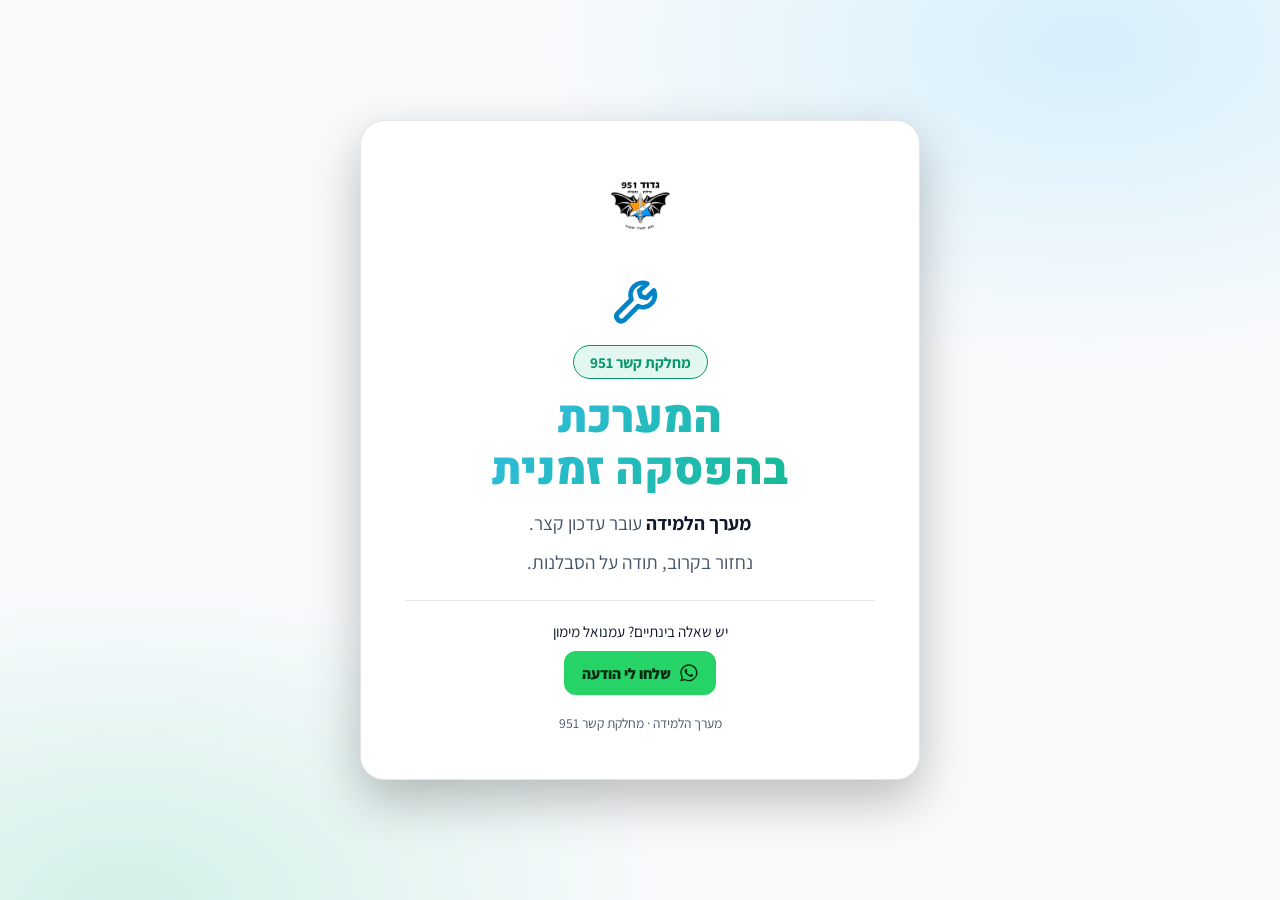
<file: guide/maintenance/index.html>
<!DOCTYPE html>
<html lang="he" dir="rtl">
<head>
    <meta charset="UTF-8">
    <meta name="viewport" content="width=device-width, initial-scale=1.0, viewport-fit=cover">
    <meta name="robots" content="noindex, nofollow">
    <meta name="color-scheme" content="dark light">
    <meta name="theme-color" content="#0b1120">
    <title>המערכת בהפסקה זמנית · מערך הלמידה</title>
    <meta name="description" content="מערך הלמידה של מחלקת קשר 951 בהפסקה זמנית. נחזור בקרוב.">
    <link rel="icon" type="image/png" href="assets/logo-180.png">
    <meta property="og:type" content="website">
    <meta property="og:title" content="מערך הלמידה: בהפסקה זמנית">
    <meta property="og:description" content="המערכת עוברת עדכון קצר ותחזור בקרוב. מחלקת קשר 951.">
    <meta property="og:image" content="https://kesher.emanuelphoto.co.il/preview.png">
    <meta property="og:locale" content="he_IL">
    <link rel="stylesheet" href="assets/fonts.css">
    <!-- No scripts, no statistics, no external requests: this page never reports anything to the statistics Worker. -->
    <style>
        :root { --bg: #0b1120; --card: #1e293b; --tx: #f8fafc; --mu: #a3b1c6; --g: #10b981; --b: #38bdf8; --bd: rgba(255,255,255,.1); }
        @media (prefers-color-scheme: light) {
            :root { --bg: #f8fafc; --card: #ffffff; --tx: #0f172a; --mu: #475569; --g: #059669; --b: #0284c7; --bd: rgba(0,0,0,.1); }
        }
        * { box-sizing: border-box; margin: 0; padding: 0; }
        html, body { height: 100%; }
        body {
            font-family: 'Assistant', system-ui, -apple-system, 'Segoe UI', Arial, sans-serif; color: var(--tx); line-height: 1.6;
            background:
                radial-gradient(60% 50% at 85% 5%, rgba(56,189,248,.18), transparent 70%),
                radial-gradient(60% 50% at 10% 100%, rgba(16,185,129,.16), transparent 70%),
                var(--bg);
            min-height: 100dvh; display: grid; place-items: center;
            padding: max(20px, env(safe-area-inset-top)) max(16px, env(safe-area-inset-right)) max(20px, env(safe-area-inset-bottom)) max(16px, env(safe-area-inset-left));
        }
        main { width: min(100%, 560px); background: var(--card); border: 1px solid var(--bd); border-radius: 24px; padding: clamp(24px, 6vw, 44px); text-align: center; box-shadow: 0 20px 50px rgba(0,0,0,.25); }
        .logo { width: 84px; height: 84px; margin: 0 auto 18px; background: #fff; border-radius: 20px; padding: 6px; display: block; }
        .tool { width: 64px; height: 64px; margin: 0 auto 14px; display: block; color: var(--b); animation: wiggle 3.2s ease-in-out infinite; transform-origin: 50% 50%; }
        @keyframes wiggle { 0%, 100% { transform: rotate(0); } 12% { transform: rotate(-14deg); } 24% { transform: rotate(10deg); } 36% { transform: rotate(-6deg); } 48% { transform: rotate(0); } }
        @media (prefers-reduced-motion: reduce) { .tool { animation: none; } }
        .badge { display: inline-block; font-weight: 700; font-size: .95rem; color: var(--g); border: 1px solid var(--g); border-radius: 999px; padding: 4px 16px; margin-bottom: 14px; background: rgba(16,185,129,.12); }
        h1 { font-family: 'Heebo', 'Assistant', sans-serif; font-weight: 900; line-height: 1.15; font-size: clamp(1.9rem, 7vw, 2.8rem); margin-bottom: 12px;
             background: linear-gradient(135deg, #38bdf8, #10b981); -webkit-background-clip: text; background-clip: text; -webkit-text-fill-color: transparent; color: transparent; text-wrap: balance; }
        p { color: var(--mu); font-size: clamp(1.05rem, 3.4vw, 1.2rem); margin-bottom: 8px; }
        p strong { color: var(--tx); }
        .back { margin-top: 14px; font-weight: 800; color: var(--tx); }
        .contact { margin-top: 22px; padding-top: 18px; border-top: 1px solid var(--bd); font-size: .95rem; }
        .contact a { display: inline-flex; align-items: center; gap: 8px; min-height: 44px; margin-top: 8px; padding: 0 18px; border-radius: 12px; background: #25d366; color: #062b14; text-decoration: none; font-weight: 800; }
        .contact a:hover { filter: brightness(1.05); }
        .contact svg { width: 1.3em; height: 1.3em; fill: currentColor; }
        footer { margin-top: 18px; font-size: .85rem; color: var(--mu); }
    </style>
</head>
<body>
    <main>
        <img class="logo" src="assets/logo-180.png" width="84" height="84" alt="גדוד 951 חילוץ והצלה">
        <svg class="tool" viewBox="0 0 24 24" fill="none" stroke="currentColor" stroke-width="1.8" stroke-linecap="round" stroke-linejoin="round" aria-hidden="true">
            <path d="M14.7 6.3a4.5 4.5 0 0 0-5.9 5.9L3.5 17.5a1.8 1.8 0 0 0 2.5 2.5l5.3-5.3a4.5 4.5 0 0 0 5.9-5.9l-2.8 2.8-2.1-.6-.6-2.1z"/>
        </svg>
        <div class="badge">מחלקת קשר 951</div>
        <h1>המערכת בהפסקה זמנית</h1>
        <p><strong>מערך הלמידה</strong> עובר עדכון קצר.</p>
        <p>נחזור בקרוב, תודה על הסבלנות.</p>
        <!-- To show a return time, remove the comment marks around the next line and edit it:
        <p class="back">חוזרים ביום ראשון בבוקר</p>
        -->
        <div class="contact">
            יש שאלה בינתיים? עמנואל מימון
            <br>
            <a href="https://wa.me/972523003396?text=%D7%94%D7%99%D7%99%20%D7%A2%D7%9E%D7%A0%D7%95%D7%90%D7%9C%2C%20%D7%A8%D7%A6%D7%99%D7%AA%D7%99%20%D7%9C%D7%A9%D7%90%D7%95%D7%9C%20%D7%A2%D7%9C%20%D7%9E%D7%A2%D7%A8%D7%9A%20%D7%94%D7%9C%D7%9E%D7%99%D7%93%D7%94%3A%20" target="_blank" rel="noopener">
                <svg viewBox="0 0 448 512" aria-hidden="true"><path d="M380.9 97.1C339 55.1 283.2 32 223.9 32c-122.4 0-222 99.6-222 222 0 39.1 10.2 77.3 29.6 111L0 480l117.7-30.9c32.4 17.7 68.9 27 106.1 27h.1c122.3 0 224.1-99.6 224.1-222 0-59.3-25.2-115-67.1-157zm-157 341.6c-33.2 0-65.7-8.9-94-25.7l-6.7-4-69.8 18.3L72 359.2l-4.4-7c-18.5-29.4-28.2-63.3-28.2-98.2 0-101.7 82.8-184.5 184.6-184.5 49.3 0 95.6 19.2 130.4 54.1 34.8 34.9 56.2 81.2 56.1 130.5 0 101.8-84.9 184.6-186.6 184.6zm101.2-138.2c-5.5-2.8-32.8-16.2-37.9-18-5.1-1.9-8.8-2.8-12.5 2.8-3.7 5.6-14.3 18-17.6 21.8-3.2 3.7-6.5 4.2-12 1.4-32.6-16.3-54-29.1-75.5-66-5.7-9.8 5.7-9.1 16.3-30.3 1.8-3.7.9-6.9-.5-9.7-1.4-2.8-12.5-30.1-17.1-41.2-4.5-10.8-9.1-9.3-12.5-9.5-3.2-.2-6.9-.2-10.6-.2-3.7 0-9.7 1.4-14.8 6.9-5.1 5.6-19.4 19-19.4 46.3 0 27.3 19.9 53.7 22.6 57.4 2.8 3.7 39.1 59.7 94.8 83.8 35.2 15.2 49 16.5 66.6 13.9 10.7-1.6 32.8-13.4 37.4-26.4 4.6-13 4.6-24.1 3.2-26.4-1.3-2.5-5-3.9-10.5-6.6z"/></svg>
                שלחו לי הודעה
            </a>
        </div>
        <footer>מערך הלמידה · מחלקת קשר 951</footer>
    </main>
</body>
</html>
</file>
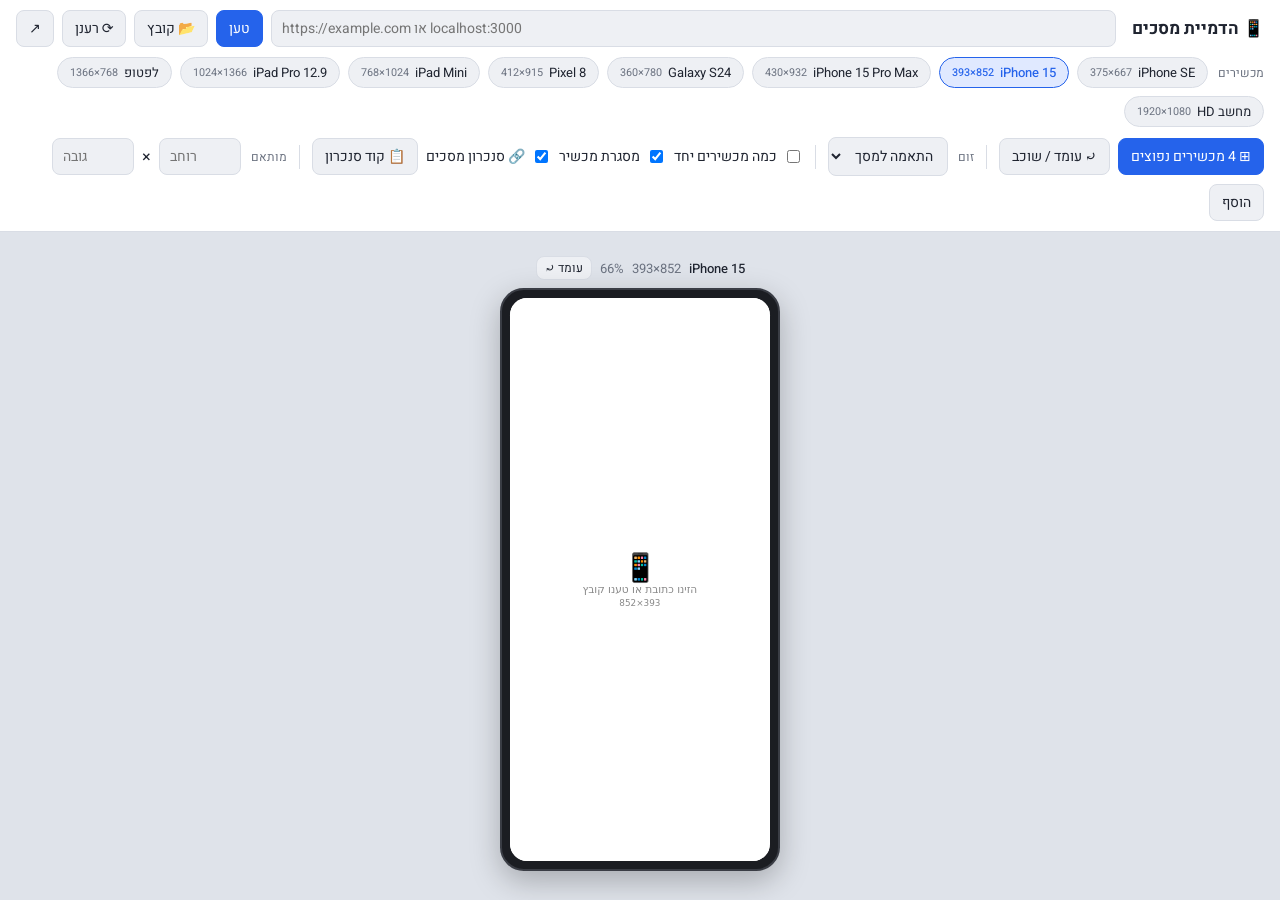
<file: device-preview.html>
<!DOCTYPE html>
<html lang="he" dir="rtl">
<head>
<meta charset="UTF-8">
<meta name="viewport" content="width=device-width, initial-scale=1.0">
<title>הדמיית מסכים</title>
<link href="https://fonts.googleapis.com/css2?family=Heebo:wght@400;500;700&display=swap" rel="stylesheet">
<style>
  :root {
    --bg: #eef0f4;
    --panel: #ffffff;
    --text: #1f2430;
    --muted: #6b7280;
    --border: #d9dde5;
    --accent: #2563eb;
    --accent-soft: #e0e9ff;
    --stage: #dfe3ea;
    --bezel: #1b1d22;
    --bezel-edge: #3a3d45;
  }
  @media (prefers-color-scheme: dark) {
    :root:not([data-theme="light"]) {
      --bg: #14161b; --panel: #1d2027; --text: #e7e9ee; --muted: #9aa1ad;
      --border: #2e323b; --accent: #5b8cff; --accent-soft: #233052;
      --stage: #0f1115; --bezel: #000; --bezel-edge: #454955;
    }
  }
  :root[data-theme="dark"] {
    --bg: #14161b; --panel: #1d2027; --text: #e7e9ee; --muted: #9aa1ad;
    --border: #2e323b; --accent: #5b8cff; --accent-soft: #233052;
    --stage: #0f1115; --bezel: #000; --bezel-edge: #454955;
  }
  * { box-sizing: border-box; }
  html, body { height: 100%; margin: 0; }
  body {
    font-family: 'Heebo', system-ui, sans-serif;
    background: var(--bg); color: var(--text);
    display: flex; flex-direction: column;
  }
  header {
    background: var(--panel); border-bottom: 1px solid var(--border);
    padding: 10px 16px; display: flex; flex-direction: column; gap: 10px;
  }
  .row { display: flex; flex-wrap: wrap; gap: 8px; align-items: center; }
  h1 { font-size: 17px; margin: 0 0 0 8px; font-weight: 700; white-space: nowrap; }
  input[type="text"], input[type="number"], select {
    font: inherit; font-size: 14px; color: var(--text); background: var(--bg);
    border: 1px solid var(--border); border-radius: 8px; padding: 7px 10px;
  }
  #url { flex: 1 1 280px; min-width: 0; direction: ltr; text-align: left; }
  input[type="number"] { width: 82px; direction: ltr; }
  button, .btn {
    font: inherit; font-size: 14px; cursor: pointer; color: var(--text);
    background: var(--bg); border: 1px solid var(--border); border-radius: 8px;
    padding: 7px 12px; white-space: nowrap; display: inline-flex; align-items: center; gap: 6px;
  }
  button:hover, .btn:hover { border-color: var(--accent); }
  button.primary { background: var(--accent); color: #fff; border-color: var(--accent); }
  .chip { border-radius: 999px; padding: 5px 12px; font-size: 13px; }
  .chip small { color: var(--muted); direction: ltr; }
  .chip[aria-pressed="true"] { background: var(--accent-soft); border-color: var(--accent); color: var(--accent); font-weight: 500; }
  .chip[aria-pressed="true"] small { color: var(--accent); }
  .group-label { font-size: 12px; color: var(--muted); margin-left: 2px; }
  .sep { width: 1px; height: 24px; background: var(--border); margin: 0 4px; }
  label.check { display: inline-flex; gap: 6px; align-items: center; font-size: 14px; cursor: pointer; }
  #stage {
    flex: 1; overflow: auto; background: var(--stage);
    padding: 24px 16px; display: flex; flex-wrap: wrap; gap: 32px;
    align-items: flex-start; justify-content: center; align-content: flex-start;
  }
  .device { display: flex; flex-direction: column; align-items: center; gap: 8px; }
  .device-label {
    font-size: 13px; color: var(--muted); display: flex; flex-wrap: wrap; justify-content: center;
    gap: 4px 8px; align-items: center; max-width: 100%; text-align: center;
  }
  .device-label b { color: var(--text); font-weight: 500; }
  .device-label .dims { direction: ltr; }
  .device-label button { padding: 2px 8px; font-size: 12px; }
  .bezel { background: var(--bezel); border: 2px solid var(--bezel-edge); box-shadow: 0 10px 30px rgba(0,0,0,.25); }
  .bezel.phone  { border-radius: calc(36px * var(--s)); padding: calc(12px * var(--s)); }
  .bezel.tablet { border-radius: calc(24px * var(--s)); padding: calc(18px * var(--s)); }
  .bezel.desktop{ border-radius: 10px; padding: 8px 8px 22px; }
  .bezel.none   { background: none; border: 1px dashed var(--muted); box-shadow: none; padding: 0; border-radius: 0; }
  .screen { overflow: hidden; background: #fff; position: relative; }
  .bezel.phone .screen  { border-radius: calc(26px * var(--s)); }
  .bezel.tablet .screen { border-radius: calc(8px * var(--s)); }
  .screen iframe { border: 0; transform-origin: 0 0; position: absolute; top: 0; left: 0; background: #fff; }
  .empty {
    margin: auto; text-align: center; color: var(--muted); max-width: 520px; line-height: 1.7;
  }
  .hint { font-size: 12px; color: var(--muted); }
  .hidden { display: none !important; }
  .badge { font-size: 11px; padding: 1px 7px; border-radius: 999px; border: 1px solid var(--border); }
  .badge.on  { color: #15803d; border-color: #86efac; background: rgba(34,197,94,.1); }
  .badge.off { color: #b45309; border-color: #fcd34d; background: rgba(245,158,11,.1); cursor: help; }
  .device.leader .bezel { box-shadow: 0 0 0 3px var(--accent), 0 10px 30px rgba(0,0,0,.25); }
  #toast {
    position: fixed; bottom: 20px; left: 50%; transform: translateX(-50%) translateY(20px);
    background: #1f2430; color: #fff; padding: 10px 18px; border-radius: 10px; font-size: 14px;
    opacity: 0; pointer-events: none; transition: .25s; z-index: 10; max-width: calc(100% - 32px); text-align: center;
  }
  #toast.show { opacity: 1; transform: translateX(-50%) translateY(0); }
  @media (max-width: 640px) { h1 { width: 100%; } .sep { display: none; } }
</style>
</head>
<body>
<header>
  <div class="row">
    <h1>📱 הדמיית מסכים</h1>
    <input id="url" type="text" placeholder="https://example.com או localhost:3000" autocomplete="off" spellcheck="false">
    <button id="loadBtn" class="primary">טען</button>
    <label class="btn" title="טעינת קובץ HTML מקומי מהמחשב">📂 קובץ
      <input id="fileInput" type="file" accept=".html,.htm,text/html,*/*" class="hidden">
    </label>
    <button id="reloadBtn" title="רענון כל המסכים (R)">⟳ רענן</button>
    <button id="openBtn" title="פתיחה בלשונית חדשה">↗</button>
  </div>

  <div class="row" id="presetRow"></div>

  <div class="row">
    <button id="commonBtn" class="primary" title="טלפון עומד, טלפון שוכב, אייפד ומסך מחשב">⊞ 4 מכשירים נפוצים</button>
    <button id="rotateBtn" title="סיבוב כל המסכים (O)">⤾ עומד / שוכב</button>
    <span class="sep"></span>
    <span class="group-label">זום</span>
    <select id="zoom">
      <option value="fit">התאמה למסך</option>
      <option value="1">100%</option>
      <option value="0.75">75%</option>
      <option value="0.5">50%</option>
      <option value="0.33">33%</option>
    </select>
    <span class="sep"></span>
    <label class="check"><input type="checkbox" id="multi"> כמה מכשירים יחד</label>
    <label class="check"><input type="checkbox" id="frame" checked> מסגרת מכשיר</label>
    <label class="check" title="ניווט, לחיצות, הקלדה וגלילה במסך אחד משתקפים בכל המסכים"><input type="checkbox" id="sync" checked> 🔗 סנכרון מסכים</label>
    <button id="snippetBtn" title="לאתרים בדומיין אחר: העתקת קוד להדבקה בדף הנבדק">📋 קוד סנכרון</button>
    <span class="sep"></span>
    <span class="group-label">מותאם</span>
    <input type="number" id="cw" placeholder="רוחב" min="200" max="4000">
    <span>×</span>
    <input type="number" id="ch" placeholder="גובה" min="200" max="4000">
    <button id="customBtn">הוסף</button>
  </div>
</header>

<main id="stage"></main>
<div id="toast" role="status"></div>


<script>
/* ===================== Sync bridge =====================
   Runs INSIDE each previewed page. Injected automatically when the page is
   same-origin (local file loaded via 📂, or served from the same server).
   For other domains, paste the snippet from "📋 קוד סנכרון" into the page. */
function DS_BRIDGE() {
  if (window.__ds || window.parent === window) return;
  window.__ds = true;
  // Buttons that send / save / delete are NOT mirrored, so an action happens once only.
  var ACTION_RE = /submit|send|save|delete|remove|confirm|checkout|purchase|\bpay\b|\bbuy\b|שלח|שליחה|שמור|שמירה|מחק|מחיקה|הסר|אישור הגעה|אשר|תשלום|רכישה|הזמן/i;
  var replaying = 0, scrollMuteUntil = 0, lastScroll = 0, scrollTimer = null;
  function post(m) { m.__ds = 1; try { parent.postMessage(m, '*'); } catch (e) {} }
  function sel(el) {
    var parts = [];
    while (el && el.nodeType === 1 && el !== document.documentElement) {
      if (el.id && document.querySelectorAll('#' + CSS.escape(el.id)).length === 1) { parts.unshift('#' + CSS.escape(el.id)); break; }
      var i = 1, s = el; while ((s = s.previousElementSibling)) if (s.tagName === el.tagName) i++;
      parts.unshift(el.tagName.toLowerCase() + ':nth-of-type(' + i + ')');
      el = el.parentElement;
    }
    return parts.join('>');
  }
  function q(s) { try { return s ? document.querySelector(s) : null; } catch (e) { return null; } }
  function isAction(el) {
    var c = el.closest('[data-sync]');
    if (c) return c.getAttribute('data-sync') === 'no';
    var b = el.closest('button, input[type=submit], input[type=button], input[type=image], [role=button], a');
    if (!b) return false;
    if (b.matches('input[type=submit], input[type=image]')) return true;
    if (b.tagName === 'BUTTON' && b.form && (b.getAttribute('type') || 'submit').toLowerCase() === 'submit') return true;
    var txt = [b.id, b.getAttribute('name'), b.getAttribute('onclick'), b.getAttribute('aria-label'), b.value, b.textContent].join(' ');
    return ACTION_RE.test(txt);
  }
  function run(fn) { replaying++; try { fn(); } finally { replaying--; } }

  // never let a mirrored event submit a form
  document.addEventListener('submit', function (e) { if (replaying) { e.preventDefault(); e.stopImmediatePropagation(); } }, true);

  document.addEventListener('click', function (e) {
    if (!e.isTrusted || replaying || !(e.target instanceof Element)) return;
    var a = e.target.closest('a[href]');
    if (a && !/^\s*(#|javascript:)/i.test(a.getAttribute('href'))) return; // page navigation is synced by URL
    if (isAction(e.target)) { post({ t: 'action' }); return; }
    post({ t: 'click', sel: sel(e.target) });
  }, true);

  function onInput(e) {
    var t = e.target;
    if (replaying || !(t instanceof Element)) return;
    if (!t.matches('input, textarea, select') && !t.isContentEditable) return;
    if (t.type === 'file') return;
    post({ t: 'input', ev: e.type, sel: sel(t), value: t.isContentEditable ? t.innerHTML : t.value, checked: !!t.checked });
  }
  document.addEventListener('input', onInput, true);
  document.addEventListener('change', onInput, true);

  function sendScroll() {
    var se = document.scrollingElement || document.documentElement;
    var mx = se.scrollWidth - innerWidth, my = se.scrollHeight - innerHeight;
    post({ t: 'scroll', rx: mx > 0 ? scrollX / mx : 0, ry: my > 0 ? scrollY / my : 0 });
    lastScroll = Date.now();
  }
  addEventListener('scroll', function () {
    if (Date.now() < scrollMuteUntil) return;
    clearTimeout(scrollTimer);
    if (Date.now() - lastScroll > 60) sendScroll(); else scrollTimer = setTimeout(sendScroll, 60);
  }, { passive: true });

  function rep() { post({ t: 'nav', href: location.href }); }
  addEventListener('hashchange', rep);
  addEventListener('popstate', rep);
  ['pushState', 'replaceState'].forEach(function (k) {
    var o = history[k];
    history[k] = function () { var r = o.apply(this, arguments); rep(); return r; };
  });

  addEventListener('message', function (e) {
    var m = e.data;
    if (!m || m.__ds !== 1 || e.source !== parent) return;
    var el;
    if (m.t === 'click' && (el = q(m.sel))) {
      run(function () {
        if (el.focus) try { el.focus({ preventScroll: true }); } catch (x) {}
        if (el.click) el.click(); else el.dispatchEvent(new MouseEvent('click', { bubbles: true, cancelable: true, view: window }));
      });
    } else if (m.t === 'input' && (el = q(m.sel))) {
      run(function () {
        if (el.type === 'checkbox' || el.type === 'radio') {
          Object.getOwnPropertyDescriptor(HTMLInputElement.prototype, 'checked').set.call(el, m.checked);
        } else if (el.isContentEditable) {
          if (el.innerHTML !== m.value) el.innerHTML = m.value;
        } else {
          var proto = el instanceof HTMLTextAreaElement ? HTMLTextAreaElement.prototype
                    : el instanceof HTMLSelectElement ? HTMLSelectElement.prototype : HTMLInputElement.prototype;
          // native setter keeps React/Vue inputs in sync
          Object.getOwnPropertyDescriptor(proto, 'value').set.call(el, m.value);
        }
        el.dispatchEvent(new Event(m.ev, { bubbles: true }));
      });
    } else if (m.t === 'scroll') {
      var se = document.scrollingElement || document.documentElement;
      scrollMuteUntil = Date.now() + 250;
      scrollTo({ left: m.rx * (se.scrollWidth - innerWidth), top: m.ry * (se.scrollHeight - innerHeight), behavior: 'instant' });
    } else if (m.t === 'nav' && m.href !== location.href) {
      var u = new URL(m.href);
      if (u.href.split('#')[0] === location.href.split('#')[0]) location.hash = u.hash;
      else location.href = m.href;
    }
  });

  post({ t: 'hello', href: location.href });
}

(() => {
  const PRESETS = [
    { id: 'se',      name: 'iPhone SE',        w: 375,  h: 667,  type: 'phone' },
    { id: 'ip15',    name: 'iPhone 15',        w: 393,  h: 852,  type: 'phone' },
    { id: 'ip15pm',  name: 'iPhone 15 Pro Max',w: 430,  h: 932,  type: 'phone' },
    { id: 'galaxy',  name: 'Galaxy S24',       w: 360,  h: 780,  type: 'phone' },
    { id: 'pixel',   name: 'Pixel 8',          w: 412,  h: 915,  type: 'phone' },
    { id: 'ipadmini',name: 'iPad Mini',        w: 768,  h: 1024, type: 'tablet' },
    { id: 'ipadpro', name: 'iPad Pro 12.9',    w: 1024, h: 1366, type: 'tablet' },
    { id: 'laptop',  name: 'לפטופ',            w: 1366, h: 768,  type: 'desktop' },
    { id: 'hd',      name: 'מחשב HD',          w: 1920, h: 1080, type: 'desktop' },
  ];
  // phone portrait, phone landscape, iPad, desktop
  const COMMON = ['ip15', 'ip15:r', 'ipadmini', 'hd'];

  const $ = id => document.getElementById(id);
  const stage = $('stage'), urlInput = $('url');

  const store = {
    get(k, d) { try { const v = localStorage.getItem('dp:' + k); return v === null ? d : JSON.parse(v); } catch { return d; } },
    set(k, v) { try { localStorage.setItem('dp:' + k, JSON.stringify(v)); } catch {} }
  };

  // A selection "key" is a device id, plus ":r" when rotated (so a phone can appear both ways)
  const state = {
    src: '',
    selected: store.get('sel2', ['ip15']),
    zoom: store.get('zoom', 'fit'),
    multi: store.get('multi', false),
    frame: store.get('frame', true),
    sync: store.get('sync', true),
    custom: store.get('custom', []),
  };
  let blobUrl = null;
  let fileHtml = null;       // local file contents (shown via srcdoc so sync works even from file://)
  let syncUrl = '';          // the page all screens currently show
  let frames = [];           // [{ key, iframe, href, connected }]

  const allDevices = () => PRESETS.concat(state.custom);
  const byId = id => allDevices().find(d => d.id === id);
  const idOf = key => key.split(':')[0];
  const isRot = key => key.endsWith(':r');
  const flip = key => isRot(key) ? idOf(key) : idOf(key) + ':r';
  const uniq = a => [...new Set(a)];

  function normalizeUrl(v) {
    v = v.trim();
    if (!v || v.startsWith('📂')) return state.src;
    if (/^(https?:|file:|blob:|data:|about:)/i.test(v)) return v;
    if (/^(localhost|127\.|\d+\.\d+\.\d+\.\d+)/i.test(v)) return 'http://' + v;
    if (v.startsWith('/') || v.startsWith('./') || v.startsWith('../')) return v;
    return 'https://' + v;
  }

  function save() {
    store.set('sel2', state.selected); store.set('zoom', state.zoom);
    store.set('multi', state.multi); store.set('frame', state.frame);
    store.set('sync', state.sync); store.set('custom', state.custom);
  }
  const update = () => { save(); renderPresets(); renderStage(); };

  let toastT;
  function toast(msg) {
    const t = $('toast'); t.textContent = msg; t.classList.add('show');
    clearTimeout(toastT); toastT = setTimeout(() => t.classList.remove('show'), 2600);
  }

  function renderPresets() {
    const row = $('presetRow');
    row.innerHTML = '<span class="group-label">מכשירים</span>';
    allDevices().forEach(d => {
      const b = document.createElement('button');
      b.className = 'chip';
      b.setAttribute('aria-pressed', state.selected.some(k => idOf(k) === d.id));
      b.innerHTML = `${d.name} <small>${d.w}×${d.h}</small>`;
      b.onclick = () => toggleDevice(d.id);
      if (d.custom) {
        b.oncontextmenu = e => { e.preventDefault(); removeCustom(d.id); };
        b.title = 'קליק ימני למחיקה';
      }
      row.appendChild(b);
    });
  }

  function toggleDevice(id) {
    if (!state.multi) {
      state.selected = [id + (isRot(state.selected[0] || '') ? ':r' : '')];
    } else if (state.selected.some(k => idOf(k) === id)) {
      const rest = state.selected.filter(k => idOf(k) !== id);
      if (rest.length) state.selected = rest;
    } else state.selected.push(id);
    update();
  }

  function removeCustom(id) {
    state.custom = state.custom.filter(d => d.id !== id);
    state.selected = state.selected.filter(k => idOf(k) !== id);
    if (!state.selected.length) state.selected = ['ip15'];
    update();
  }

  function dims(key) {
    const d = byId(idOf(key));
    return isRot(key) ? { w: d.h, h: d.w } : { w: d.w, h: d.h };
  }

  function computeScale(keys) {
    if (state.zoom !== 'fit') return parseFloat(state.zoom);
    const availW = stage.clientWidth - 32;
    const availH = stage.clientHeight - 48 - 40;
    const pad = state.frame ? 40 : 4;
    const maxH = Math.max(...keys.map(k => dims(k).h));
    const sumW = keys.reduce((a, k) => a + dims(k).w, 0);
    const gaps = (keys.length - 1) * 32 + keys.length * pad + keys.length * 30;
    let s = Math.min(1, (availH - pad) / maxH, (availW - gaps) / sumW);
    if (s < 0.25) s = Math.min(1, (availH - pad) / maxH, (availW - pad) / Math.max(...keys.map(k => dims(k).w)));
    return Math.max(0.15, s);
  }

  const placeholder = `<!doctype html><meta charset="utf-8"><body style="font-family:system-ui;display:grid;place-items:center;height:100vh;margin:0;color:#888;text-align:center;direction:rtl"><div><div style="font-size:42px">📱</div>הזינו כתובת או טענו קובץ<br><small id="v"></small></div><script>v.textContent=innerWidth+'×'+innerHeight<\/script>`;

  const currentSrc = () => (syncUrl && syncUrl !== 'about:srcdoc') ? syncUrl : state.src;

  function badge(f) {
    const b = f.badge;
    if (!state.sync || !state.src) { b.className = 'badge hidden'; return; }
    if (f.connected) { b.className = 'badge on'; b.textContent = '🔗 מסונכרן'; b.title = ''; }
    else {
      b.className = 'badge off'; b.textContent = 'לא מסונכרן';
      b.title = 'הדף בדומיין אחר, ולכן הדפדפן לא מאפשר לסנכרן אותו אוטומטית. טענו אותו כקובץ (📂), הריצו אותו מאותו שרת, או הדביקו בו את "קוד הסנכרון".';
    }
  }

  function inject(iframe) {
    try {
      const w = iframe.contentWindow, d = w.document;   // throws if cross-origin
      if (w.__ds || !d.documentElement) return;
      const s = d.createElement('script');
      s.textContent = '(' + DS_BRIDGE.toString() + ')();';
      d.documentElement.appendChild(s);
      s.remove();
    } catch {}
  }

  function renderStage() {
    const keys = state.selected.filter(k => byId(idOf(k)));
    const s = computeScale(keys);
    stage.innerHTML = '';
    frames = [];
    keys.forEach(key => {
      const d = byId(idOf(key));
      const { w, h } = dims(key);
      const wrap = document.createElement('div');
      wrap.className = 'device';

      const label = document.createElement('div');
      label.className = 'device-label';
      label.innerHTML = `<b>${d.name}</b><span class="dims">${w}×${h}</span><span>${Math.round(s * 100)}%</span>`;
      const rot = document.createElement('button');
      rot.textContent = isRot(key) ? 'שוכב ⤾' : 'עומד ⤾';
      rot.title = 'סיבוב המכשיר הזה';
      rot.onclick = () => {
        state.selected = uniq(state.selected.map(k => k === key ? flip(k) : k));
        update();
      };
      const bdg = document.createElement('span');
      label.append(rot, bdg);
      wrap.style.maxWidth = Math.max(w * s + (state.frame ? 40 : 4), 150) + 'px';

      const bezel = document.createElement('div');
      bezel.className = 'bezel ' + (state.frame ? d.type : 'none');
      bezel.style.setProperty('--s', s);

      const screen = document.createElement('div');
      screen.className = 'screen';
      screen.style.width = w * s + 'px';
      screen.style.height = h * s + 'px';

      const iframe = document.createElement('iframe');
      iframe.width = w; iframe.height = h;
      iframe.style.width = w + 'px'; iframe.style.height = h + 'px';
      iframe.style.transform = `scale(${s})`;
      iframe.setAttribute('allow', 'clipboard-read; clipboard-write; geolocation; camera; microphone; fullscreen');

      const f = { key, iframe, wrap, badge: bdg, href: '', connected: false };
      frames.push(f);
      iframe.addEventListener('load', () => { f.connected = false; inject(iframe); setTimeout(() => badge(f), 400); });
      badge(f);
      const src = currentSrc();
      if (fileHtml !== null && (!syncUrl || syncUrl === 'about:srcdoc')) iframe.srcdoc = fileHtml;
      else if (src) iframe.src = src; else iframe.srcdoc = placeholder;

      screen.appendChild(iframe);
      bezel.appendChild(screen);
      wrap.append(label, bezel);
      stage.appendChild(wrap);
    });
  }

  // ---- messages from the previewed pages ----
  let leaderT;
  function markLeader(f) {
    frames.forEach(x => x.wrap.classList.toggle('leader', x === f));
    clearTimeout(leaderT); leaderT = setTimeout(() => f.wrap.classList.remove('leader'), 1200);
  }

  function navTo(href, from) {
    if (!href || href === syncUrl) return;
    if (href === 'about:srcdoc' && fileHtml !== null && !syncUrl) { syncUrl = href; return; }
    syncUrl = href;
    if (!state.sync) return;
    frames.forEach(f => {
      if (f === from || f.href === href) return;
      if (f.connected) f.iframe.contentWindow.postMessage({ __ds: 1, t: 'nav', href }, '*');
      else f.iframe.src = href;
    });
  }

  window.addEventListener('message', e => {
    const m = e.data;
    if (!m || m.__ds !== 1) return;
    const f = frames.find(x => x.iframe.contentWindow === e.source);
    if (!f) return;
    if (m.t === 'hello') { f.connected = true; f.href = m.href; badge(f); if (state.sync) navTo(m.href, f); return; }
    if (m.t === 'nav') { f.href = m.href; if (state.sync) navTo(m.href, f); return; }
    if (!state.sync) return;
    if (m.t === 'action') {
      if (frames.length > 1) toast(`פעולת שליחה בוצעה רק ב־${byId(idOf(f.key)).name} – לא שוכפלה למסכים האחרים`);
      return;
    }
    if (m.t !== 'scroll') markLeader(f);
    frames.forEach(x => { if (x !== f && x.connected) x.iframe.contentWindow.postMessage(m, '*'); });
  });

  function load(src, html = null) {
    fileHtml = html;
    state.src = src;
    syncUrl = '';
    try {
      const u = new URL(location.href);
      if (src && !src.startsWith('blob:')) u.searchParams.set('url', src); else u.searchParams.delete('url');
      history.replaceState(null, '', u);
    } catch {}
    if (src && !src.startsWith('blob:')) store.set('url', src);
    renderStage();
  }

  // ---- wiring ----
  $('loadBtn').onclick = () => {
    if (urlInput.value.startsWith('📂') && fileHtml !== null) load(state.src, fileHtml);
    else load(normalizeUrl(urlInput.value));
  };
  urlInput.addEventListener('keydown', e => { if (e.key === 'Enter') $('loadBtn').click(); });

  $('fileInput').onchange = e => {
    const f = e.target.files[0]; if (!f) return;
    if (blobUrl) URL.revokeObjectURL(blobUrl);
    blobUrl = URL.createObjectURL(new Blob([f], { type: 'text/html' }));
    urlInput.value = '📂 ' + f.name;
    f.text().then(html => load(blobUrl, html));
    e.target.value = '';
  };

  $('reloadBtn').onclick = () => renderStage();
  $('openBtn').onclick = () => { const s = currentSrc(); if (s) window.open(s, '_blank'); };

  $('commonBtn').onclick = () => {
    state.multi = true; $('multi').checked = true;
    state.selected = COMMON.slice();
    state.zoom = 'fit'; $('zoom').value = 'fit';
    update();
  };

  $('rotateBtn').onclick = () => {
    const toLandscape = state.selected.some(k => !isRot(k));
    state.selected = uniq(state.selected.map(k => idOf(k) + (toLandscape ? ':r' : '')));
    update();
  };

  const zoomSel = $('zoom');
  zoomSel.value = state.zoom;
  zoomSel.onchange = () => { state.zoom = zoomSel.value; save(); renderStage(); };

  const multi = $('multi');
  multi.checked = state.multi;
  multi.onchange = () => {
    state.multi = multi.checked;
    if (state.multi && state.selected.length === 1) state.selected = COMMON.slice();
    if (!state.multi) state.selected = state.selected.slice(0, 1);
    update();
  };

  const frame = $('frame');
  frame.checked = state.frame;
  frame.onchange = () => { state.frame = frame.checked; save(); renderStage(); };

  const sync = $('sync');
  sync.checked = state.sync;
  sync.onchange = () => {
    state.sync = sync.checked; save();
    frames.forEach(badge);
    toast(state.sync ? 'סנכרון מסכים פעיל' : 'סנכרון מסכים כבוי – כל מסך עצמאי');
  };

  $('snippetBtn').onclick = async () => {
    const code = '<script>(' + DS_BRIDGE.toString() + ')();<\/script>';
    try { await navigator.clipboard.writeText(code); }
    catch {
      const ta = document.createElement('textarea'); ta.value = code; document.body.appendChild(ta);
      ta.select(); try { document.execCommand('copy'); } catch {} ta.remove();
    }
    toast('הקוד הועתק – הדביקו אותו בדף הנבדק (לפני </body>). הוא פעיל רק כשהדף מוצג כאן.');
  };

  $('customBtn').onclick = () => {
    const w = parseInt($('cw').value, 10), h = parseInt($('ch').value, 10);
    if (!(w >= 200 && h >= 200)) { alert('יש להזין רוחב וגובה (לפחות 200)'); return; }
    const id = 'c' + w + 'x' + h;
    if (!byId(id)) state.custom.push({ id, name: 'מותאם', w, h, type: w > h ? 'desktop' : w < 600 ? 'phone' : 'tablet', custom: true });
    if (state.multi) { if (!state.selected.some(k => idOf(k) === id)) state.selected.push(id); } else state.selected = [id];
    update();
  };

  document.addEventListener('keydown', e => {
    if (e.target.matches('input, select, textarea')) return;
    if (e.key === 'r' || e.key === 'R') renderStage();
    if (e.key === 'o' || e.key === 'O') $('rotateBtn').click();
  });

  let rt; addEventListener('resize', () => { clearTimeout(rt); rt = setTimeout(renderStage, 120); });

  // initial
  state.selected = uniq(state.selected.filter(k => byId(idOf(k))));
  if (!state.selected.length) state.selected = state.multi ? COMMON.slice() : ['ip15'];
  const initial = new URLSearchParams(location.search).get('url') || store.get('url', '');
  urlInput.value = initial;
  renderPresets();
  load(initial);
})();
</script>
</body>
</html>
</file>
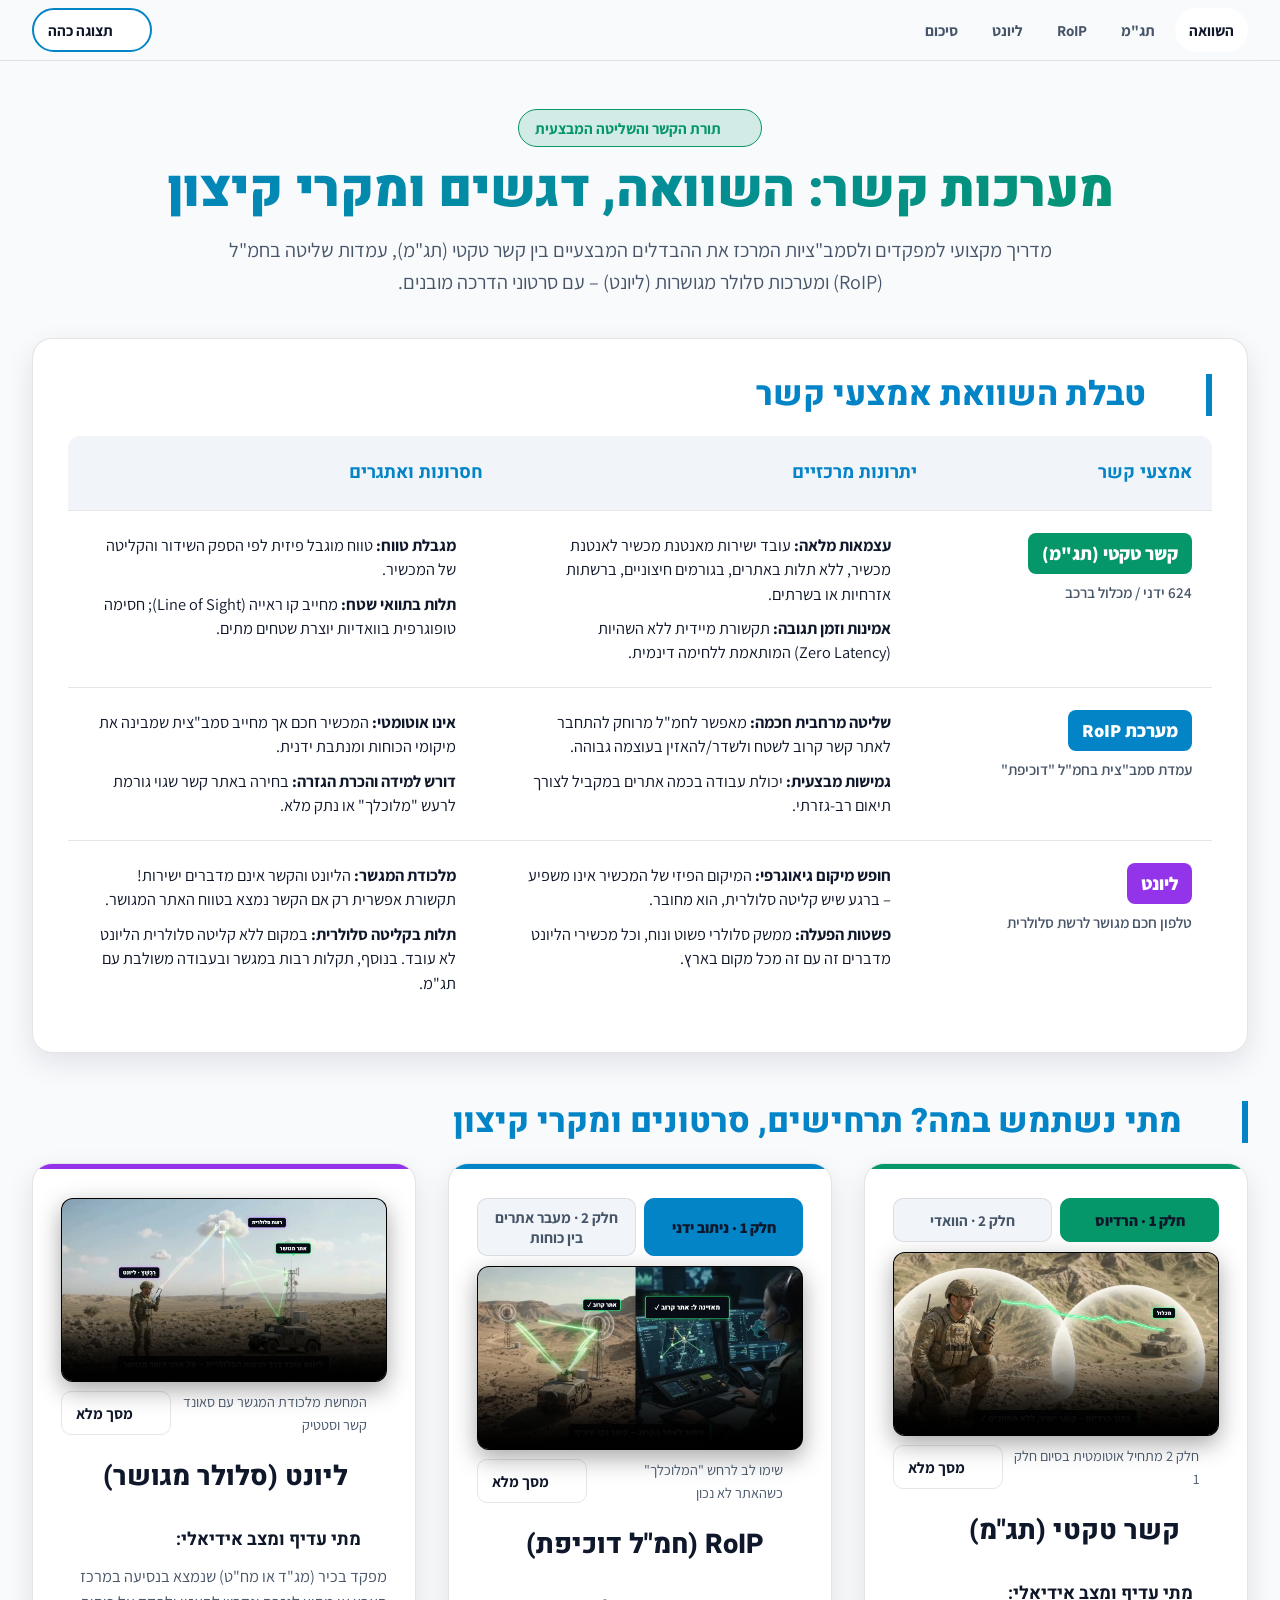
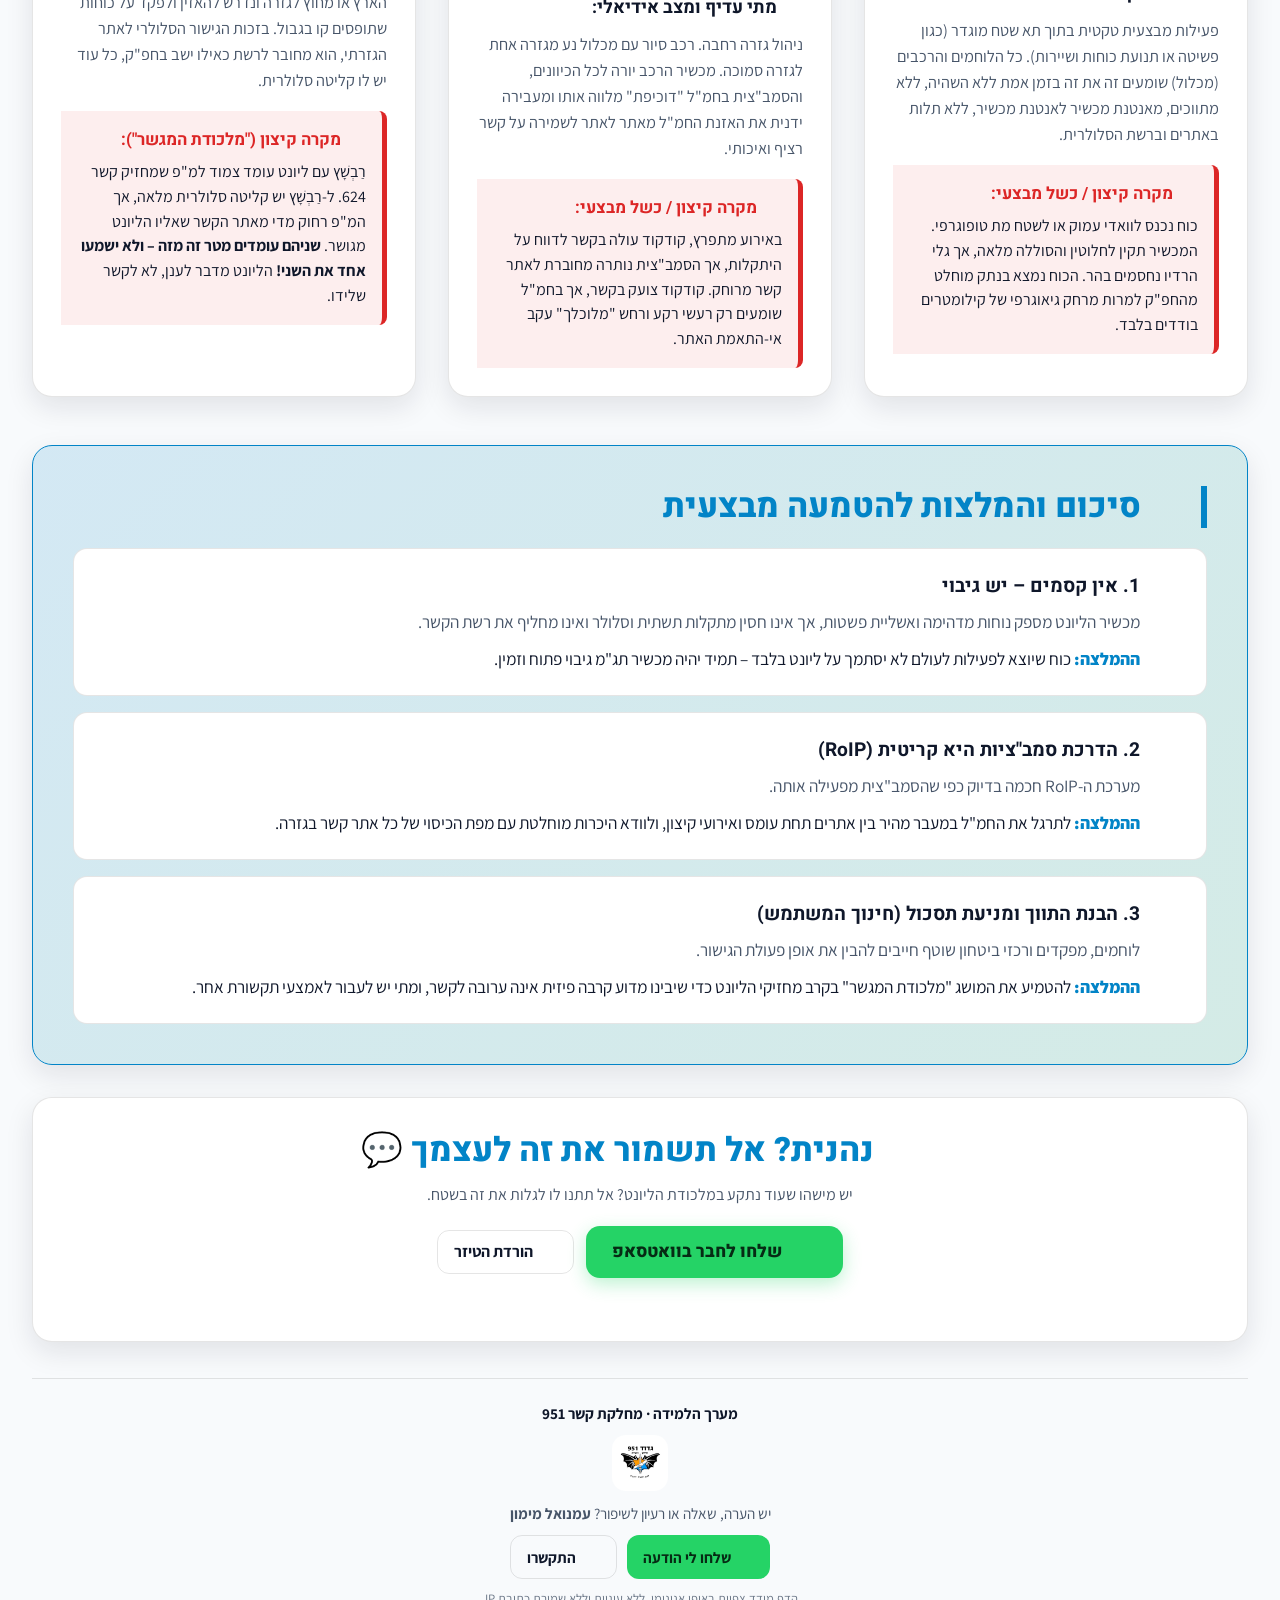
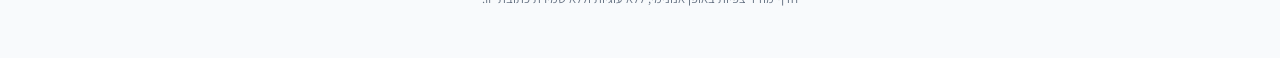
<file: guide/index.template.html>
<!DOCTYPE html>
<html lang="he" dir="rtl" data-theme="dark">
<head>
    <meta charset="UTF-8">
    <meta name="viewport" content="width=device-width, initial-scale=1.0, viewport-fit=cover">
    <meta name="theme-color" content="#0b1120">
    <!-- statistics Worker address (…/collect); leave empty to switch measurement off -->
    <meta name="stats-endpoint" content="https://kesher-stats.ephoto2016.workers.dev/collect">
    <meta name="color-scheme" content="dark light">
    <title>מדריך מערכות קשר: תג"מ, RoIP וליונט – השוואה, דגשים ומקרי קיצון</title>
    <meta name="description" content="מערך הלמידה של מחלקת קשר 951: השוואה מקצועית בין קשר טקטי (תג&quot;מ), עמדות RoIP בחמ&quot;ל וליונט, עם סרטוני הדרכה, תרחישי כשל ומלכודת המגשר.">

    <link rel="canonical" href="https://kesher.emanuelphoto.co.il/" />
    <link rel="icon" type="image/png" href="assets/logo-180.png" />
    <link rel="apple-touch-icon" href="assets/logo-180.png" />

    <meta property="og:type" content="website" />
    <meta property="og:url" content="https://kesher.emanuelphoto.co.il/" />
    <meta property="og:title" content="מערך הלמידה: מדריך מערכות קשר" />
    <meta property="og:description" content="תג&quot;מ, RoIP וליונט: מה ההבדלים, מתי משתמשים בכל אחד, ואיך נמנעים מהמלכודת. מחלקת קשר 951." />
    <meta property="og:image" content="https://kesher.emanuelphoto.co.il/preview.png" />
    <meta property="og:image:secure_url" content="https://kesher.emanuelphoto.co.il/preview.png" />
    <meta property="og:image:type" content="image/png" />
    <meta property="og:image:width" content="1200" />
    <meta property="og:image:height" content="630" />
    <meta property="og:image:alt" content="מערך הלמידה מבית מחלקת קשר 951: מדריך מערכות קשר – תג&quot;מ, RoIP, ליונט" />
    <meta property="og:locale" content="he_IL" />
    <meta property="og:site_name" content="מדריך קשר ומבצעים" />

    <meta name="twitter:card" content="summary_large_image" />
    <meta name="twitter:title" content="מערך הלמידה: מדריך מערכות קשר" />
    <meta name="twitter:description" content="תג&quot;מ, RoIP וליונט: ההבדלים, השימוש הנכון ומקרי הקיצון." />
    <meta name="twitter:image" content="https://kesher.emanuelphoto.co.il/preview.png" />

    <!-- theme is applied before first paint (saved choice, else the device preference) -->
    <script>
        (function () {
            var t = null;
            try { t = localStorage.getItem('theme'); } catch (e) {}
            if (t !== 'light' && t !== 'dark') t = (window.matchMedia && matchMedia('(prefers-color-scheme: light)').matches) ? 'light' : 'dark';
            document.documentElement.setAttribute('data-theme', t);
            var m = document.querySelector('meta[name="theme-color"]'); if (m) m.setAttribute('content', t === 'light' ? '#f8fafc' : '#0b1120');
        })();
    </script>

    <!-- fonts are self-hosted (Heebo + Assistant, Hebrew + Latin): the page works without internet access -->
    <link rel="stylesheet" href="assets/fonts.css">
    <style>
        :root {
            --bg-color: #0b1120;
            --surface: #1e293b;
            --surface-hover: #334155;
            --surface-alt: #0f172a;
            --card-border: rgba(255, 255, 255, 0.10);
            --text-main: #f8fafc;
            --text-muted: #a3b1c6;
            --primary: #10b981;
            --primary-glow: rgba(16, 185, 129, 0.25);
            --secondary: #38bdf8;
            --secondary-glow: rgba(56, 189, 248, 0.25);
            --accent: #c084fc;
            --danger: #ef4444;
            --danger-bg: rgba(239, 68, 68, 0.12);
            --warning: #f59e0b;
            --header-gradient: linear-gradient(135deg, #38bdf8 0%, #10b981 100%);
            --shadow: 0 15px 35px rgba(0, 0, 0, 0.25);
            --gutter: max(12px, env(safe-area-inset-left), env(safe-area-inset-right));
        }
        [data-theme="light"] {
            --bg-color: #f8fafc;
            --surface: #ffffff;
            --surface-hover: #f1f5f9;
            --surface-alt: #f1f5f9;
            --card-border: rgba(0, 0, 0, 0.10);
            --text-main: #0f172a;
            --text-muted: #475569;
            --primary: #059669;
            --primary-glow: rgba(5, 150, 105, 0.15);
            --secondary: #0284c7;
            --secondary-glow: rgba(2, 132, 199, 0.15);
            --accent: #9333ea;
            --danger: #dc2626;
            --danger-bg: rgba(220, 38, 38, 0.08);
            --warning: #d97706;
            --header-gradient: linear-gradient(135deg, #0284c7 0%, #059669 100%);
            --shadow: 0 10px 28px rgba(15, 23, 42, 0.10);
        }

        *, *::before, *::after { box-sizing: border-box; margin: 0; padding: 0; }
        html { -webkit-text-size-adjust: 100%; scroll-behavior: smooth; scroll-padding-top: 72px; }
        @media (prefers-reduced-motion: reduce) { html { scroll-behavior: auto; } * { animation: none !important; transition: none !important; } }
        body {
            font-family: 'Assistant', system-ui, -apple-system, 'Segoe UI', Arial, sans-serif;
            background-color: var(--bg-color);
            color: var(--text-main);
            line-height: 1.6;
            font-size: 1rem;
            min-height: 100dvh;
            padding-bottom: max(48px, env(safe-area-inset-bottom));
        }
        h1, h2, h3, h4 { font-family: 'Heebo', 'Assistant', sans-serif; }
        .ic { width: 1em; height: 1em; fill: currentColor; flex: none; vertical-align: -0.125em; }
        :focus-visible { outline: 3px solid var(--secondary); outline-offset: 2px; border-radius: 6px; }
        .sr-only { position: absolute; width: 1px; height: 1px; overflow: hidden; clip: rect(0 0 0 0); white-space: nowrap; }

        .container { max-width: 1240px; margin: 0 auto; padding: 0 var(--gutter); }

        /* ---------- top bar: anchors + theme switch (replaces the floating button that covered the header) ---------- */
        .topbar {
            position: sticky; top: 0; z-index: 50;
            background: color-mix(in srgb, var(--bg-color) 88%, transparent);
            -webkit-backdrop-filter: blur(10px); backdrop-filter: blur(10px);
            border-bottom: 1px solid var(--card-border);
            padding-top: env(safe-area-inset-top);
        }
        .topbar-inner { max-width: 1240px; margin: 0 auto; padding: 8px var(--gutter); display: flex; align-items: center; gap: 10px; }
        .topnav { display: flex; gap: 6px; overflow-x: auto; scrollbar-width: none; flex: 1; min-width: 0; }
        .topnav::-webkit-scrollbar { display: none; }
        .topnav a {
            flex: none; min-height: 44px; display: inline-flex; align-items: center; padding: 0 14px; border-radius: 999px;
            color: var(--text-muted); text-decoration: none; font-weight: 700; font-size: 0.95rem; white-space: nowrap;
        }
        .topnav a:hover, .topnav a[aria-current="true"] { color: var(--text-main); background: var(--surface); }
        @media (max-width: 480px) { .topnav { gap: 2px; } .topnav a { padding: 0 10px; font-size: 0.9rem; } }
        bdi { white-space: nowrap; }
        .theme-btn {
            flex: none; min-width: 44px; min-height: 44px; display: inline-flex; align-items: center; justify-content: center; gap: 8px;
            background: var(--surface); color: var(--text-main); border: 2px solid var(--secondary); border-radius: 999px;
            padding: 0 14px; cursor: pointer; font: 700 0.95rem 'Assistant', sans-serif;
        }
        .theme-btn .lbl { display: none; }
        @media (min-width: 720px) { .theme-btn .lbl { display: inline; } }

        /* ---------- header ---------- */
        .header { text-align: center; padding: clamp(24px, 6vw, 48px) 0 clamp(20px, 4vw, 40px); }
        .badge-tag {
            display: inline-flex; align-items: center; gap: 8px; background: var(--primary-glow); color: var(--primary);
            border: 1px solid var(--primary); padding: 6px 16px; border-radius: 30px; font-size: 0.95rem; font-weight: 700; margin-bottom: 14px;
        }
        .header h1 {
            font-weight: 900; font-size: clamp(1.9rem, 6.2vw + 0.4rem, 3.2rem); line-height: 1.15; letter-spacing: -0.3px;
            background: var(--header-gradient); -webkit-background-clip: text; background-clip: text; -webkit-text-fill-color: transparent; color: transparent;
            margin-bottom: 14px; text-wrap: balance;
        }
        .header p { font-size: clamp(1rem, 2.4vw, 1.25rem); color: var(--text-muted); max-width: 860px; margin: 0 auto; }

        /* ---------- comparison table (cards on phones, real table from 800px) ---------- */
        .table-section { background: var(--surface); border-radius: 20px; padding: clamp(16px, 3.5vw, 35px); box-shadow: var(--shadow); margin-bottom: 48px; border: 1px solid var(--card-border); }
        .section-title {
            font-weight: 800; font-size: clamp(1.4rem, 3.6vw + 0.5rem, 2.1rem); line-height: 1.25; color: var(--secondary);
            margin-bottom: 20px; border-inline-start: 6px solid var(--secondary); padding-inline-start: 14px; display: flex; align-items: center; gap: 12px;
        }
        .section-title .ic { flex: none; }
        table { width: 100%; border-collapse: collapse; }
        thead { position: absolute; width: 1px; height: 1px; overflow: hidden; clip: rect(0 0 0 0); }   /* hidden on phones, shown below */
        table, tbody, tr, td { display: block; }
        tr { background: var(--surface-alt); border: 1px solid var(--card-border); border-radius: 16px; padding: 16px; margin-bottom: 16px; }
        tr:last-child { margin-bottom: 0; }
        td { padding: 0; text-align: right; }
        td + td { margin-top: 14px; }
        td[data-label]::before { content: attr(data-label); display: block; font-family: 'Heebo', sans-serif; font-weight: 800; font-size: 1.05rem; margin-bottom: 8px; color: var(--secondary); }
        td.col-con[data-label]::before { color: var(--warning); }
        .system-pill { display: inline-block; padding: 6px 14px; border-radius: 8px; font-weight: 800; font-size: 1.15rem; color: #fff; margin-bottom: 6px; }
        .system-pill.tactical { background-color: var(--primary); }
        .system-pill.roip { background-color: var(--secondary-dark, #0284c7); }
        .system-pill.lionet { background-color: var(--accent); }
        .system-sub { font-size: 0.95rem; color: var(--text-muted); font-weight: 600; }
        .feature-item { display: flex; align-items: flex-start; gap: 10px; margin-bottom: 10px; font-size: 1.02rem; line-height: 1.5; }
        .feature-item:last-child { margin-bottom: 0; }
        .feature-item .ic { margin-top: 5px; font-size: 1.05rem; }
        .feature-item.pro .ic { color: var(--primary); }
        .feature-item.con .ic { color: var(--warning); }
        .feature-item.alert .ic { color: var(--danger); }

        @media (min-width: 800px) and (max-width: 1099px) {
            tr { display: grid; grid-template-columns: 1fr 1fr; gap: 14px 22px; padding: 18px; }
            tr > td:first-child { grid-column: 1 / -1; }
            td + td { margin-top: 0; }
        }
        @media (min-width: 1100px) {
            table { display: table; }
            thead { position: static; width: auto; height: auto; overflow: visible; clip: auto; display: table-header-group; }
            tbody { display: table-row-group; }
            tr { display: table-row; background: none; border: 0; border-radius: 0; padding: 0; margin: 0; }
            td, th { display: table-cell; padding: 22px 20px; vertical-align: top; border-bottom: 1px solid var(--card-border); }
            td + td { margin-top: 0; }
            td[data-label]::before { display: none; }
            tr:last-child td { border-bottom: none; }
            th { background-color: var(--surface-alt); font-family: 'Heebo', sans-serif; font-size: 1.15rem; color: var(--secondary); font-weight: 700; text-align: right; }
            th:first-child { border-top-right-radius: 12px; }
            th:last-child { border-top-left-radius: 12px; }
            tbody tr:hover td { background-color: var(--surface-hover); }
        }

        /* ---------- scenario cards + video players ---------- */
        .scenarios-title { margin-bottom: 20px; }
        .scenarios-grid { display: grid; grid-template-columns: repeat(auto-fit, minmax(min(100%, 340px), 1fr)); gap: clamp(16px, 2.5vw, 32px); margin-bottom: 48px; }
        .card { --c: var(--primary); background: var(--surface); border-radius: 20px; padding: clamp(16px, 3vw, 28px); box-shadow: var(--shadow); border: 1px solid var(--card-border); position: relative; overflow: hidden; display: flex; flex-direction: column; }
        .card::before { content: ''; position: absolute; inset: 0 0 auto 0; height: 5px; background: var(--c); }
        .card.roip { --c: var(--secondary); }
        .card.lionet { --c: var(--accent); }
        .card h3 { font-weight: 800; font-size: clamp(1.35rem, 3vw, 1.7rem); margin: 18px 0 12px; display: flex; align-items: center; gap: 12px; }
        .card h3 .ic { color: var(--c); }
        .card-content { flex-grow: 1; }
        .card-content h4 { color: var(--text-main); margin: 16px 0 8px; font-size: 1.12rem; display: flex; align-items: center; gap: 8px; }
        .card-content h4 .ic { color: var(--c); }
        .card-content p { color: var(--text-muted); margin-bottom: 14px; font-size: 1.02rem; line-height: 1.6; }

        .player { margin-top: 6px; }
        .plist { display: flex; flex-wrap: wrap; gap: 8px; margin-bottom: 10px; }
        .pbtn {
            flex: 1 1 140px; min-height: 44px; padding: 8px 14px; border-radius: 10px; cursor: pointer; font: 700 0.95rem 'Assistant', sans-serif;
            background: var(--surface-alt); color: var(--text-muted); border: 1px solid var(--card-border);
        }
        .pbtn:hover { color: var(--text-main); border-color: var(--c); }
        .pbtn.active { background: var(--c); color: #0f172a; border-color: var(--c); font-weight: 800; }
        .vwrap { background: #000; border: 1px solid var(--card-border); border-radius: 12px; overflow: hidden; box-shadow: 0 8px 25px rgba(0, 0, 0, 0.35); }
        .vwrap video { display: block; width: 100%; aspect-ratio: 16 / 9; object-fit: contain; background: #000; }   /* contain: the burned-in captions are never cropped */
        video:fullscreen { width: 100vw; height: 100vh; object-fit: contain; background: #000; }
        video:-webkit-full-screen { width: 100vw; height: 100vh; object-fit: contain; background: #000; }
        .vbar { display: flex; align-items: center; justify-content: space-between; gap: 10px; margin-top: 8px; color: var(--text-muted); font-size: 0.9rem; }
        .vbar .hint { display: flex; align-items: center; gap: 6px; }
        .fsbtn {
            flex: none; min-height: 44px; padding: 0 14px; display: inline-flex; align-items: center; gap: 8px; cursor: pointer;
            background: transparent; color: var(--text-main); border: 1px solid var(--card-border); border-radius: 10px; font: 700 0.95rem 'Assistant', sans-serif;
        }
        .fsbtn:hover { border-color: var(--c); }
        .rotate-hint { display: none; align-items: center; gap: 8px; margin-top: 4px; font-size: 0.9rem; color: var(--text-muted); }
        @media (orientation: portrait) and (pointer: coarse) { .rotate-hint { display: flex; } }

        .extreme-case { background: var(--danger-bg); border-inline-start: 5px solid var(--danger); padding: 16px; border-radius: 0 8px 8px 0; margin-top: 18px; }
        .extreme-case strong.t { color: var(--danger); display: flex; align-items: center; gap: 8px; font-size: 1.05rem; font-family: 'Heebo', sans-serif; margin-bottom: 6px; }
        .extreme-case p { color: var(--text-main); margin: 0; font-size: 1rem; line-height: 1.55; }

        /* ---------- summary ---------- */
        .summary-section { background: linear-gradient(135deg, var(--secondary-glow), var(--primary-glow)); border: 1px solid var(--secondary); border-radius: 20px; padding: clamp(16px, 4vw, 40px); box-shadow: var(--shadow); }
        .summary-section .section-title { margin-bottom: 20px; }
        .summary-list { list-style: none; display: grid; gap: 16px; }
        .summary-list li { display: flex; align-items: flex-start; gap: 14px; font-size: 1.08rem; background: var(--surface); padding: clamp(14px, 3vw, 22px) clamp(14px, 3vw, 26px); border-radius: 14px; border: 1px solid var(--card-border); }
        .summary-list li .ic { color: var(--secondary); font-size: 1.6rem; margin-top: 4px; }
        .summary-list li strong { color: var(--text-main); display: block; font-size: 1.2rem; margin-bottom: 6px; font-family: 'Heebo', sans-serif; }
        .summary-list li p { color: var(--text-muted); margin: 0; }

        .summary-list li p.rec { margin-top: 10px; color: var(--text-main); }
        .rec-l { font-weight: 800; color: var(--secondary); }

        /* ---------- share block ---------- */
        .share-section { margin-top: 32px; background: var(--surface); border: 1px solid var(--card-border); border-radius: 20px; padding: clamp(16px, 4vw, 32px); box-shadow: var(--shadow); text-align: center; }
        .share-section .section-title { justify-content: center; border: 0; padding: 0; margin-bottom: 10px; text-wrap: balance; }
        .share-section p.lead { color: var(--text-muted); max-width: 620px; margin: 0 auto 18px; }
        .share-actions { display: flex; flex-wrap: wrap; gap: 12px; justify-content: center; align-items: center; }
        .wa-btn { min-height: 52px; padding: 0 26px; display: inline-flex; align-items: center; justify-content: center; gap: 10px; cursor: pointer; border: 0; border-radius: 14px;
                  background: #25d366; color: #062b14; font: 800 1.1rem 'Heebo', 'Assistant', sans-serif; box-shadow: 0 6px 18px rgba(37, 211, 102, 0.3); }
        .wa-btn:hover { filter: brightness(1.05); } .wa-btn[disabled] { opacity: .7; cursor: progress; }
        .wa-btn .ic { font-size: 1.5rem; }
        .dl-link { min-height: 44px; display: inline-flex; align-items: center; gap: 8px; padding: 0 16px; color: var(--text-main); text-decoration: none; font-weight: 700; border: 1px solid var(--card-border); border-radius: 12px; }
        .dl-link:hover { border-color: var(--secondary); }
        .share-msg { min-height: 1.4em; margin-top: 10px; color: var(--text-muted); font-size: 0.95rem; }
        .share-msg.ok { color: var(--primary); font-weight: 800; font-size: 1.05rem; }

        .site-footer { text-align: center; color: var(--text-muted); font-size: 0.95rem; margin-top: 36px; padding-top: 22px; border-top: 1px solid var(--card-border); display: grid; justify-items: center; gap: 10px; }
        .site-footer p { margin: 0; }
        .foot-unit { font-weight: 700; color: var(--text-main); }
        .foot-logo { width: 56px; height: 56px; background: #fff; border-radius: 14px; padding: 4px; }
        .foot-actions { display: flex; flex-wrap: wrap; gap: 10px; justify-content: center; }
        .contact-btn, .contact-link { min-height: 44px; display: inline-flex; align-items: center; gap: 8px; padding: 0 16px; border-radius: 12px; text-decoration: none; font-weight: 700; font-size: 0.95rem; }
        .contact-btn { background: #25d366; color: #062b14; }
        .contact-link { color: var(--text-main); border: 1px solid var(--card-border); }
        .contact-btn:hover { filter: brightness(1.05); } .contact-link:hover { border-color: var(--secondary); }
        .foot-priv { font-size: 0.8rem; opacity: .8; }

        /* ---------- phones held upright: text gets (almost) the whole screen width, like it does sideways ---------- */
        @media (max-width: 799px) {
            body { font-size: 1.0625rem; }
            .table-section { background: none; border: 0; box-shadow: none; padding: 0; border-radius: 0; margin-bottom: 36px; }
            tr { padding: 14px 14px 16px; }
            .card { padding: 14px; }
            .summary-section { padding: 12px; }
            .summary-list li { padding: 14px; gap: 10px; }
            .feature-item { gap: 8px; font-size: 1.04rem; line-height: 1.55; }
            .card-content p, .summary-list li p { font-size: 1.04rem; line-height: 1.65; }
        }

        /* ---------- wide screens: 3 cards in a row ---------- */
        @media (min-width: 1100px) { .scenarios-grid { grid-template-columns: repeat(3, 1fr); } }

        /* ---------- phone held sideways: little height, so keep the chrome compact ---------- */
        @media (orientation: landscape) and (max-height: 520px) {
            html { scroll-padding-top: 8px; }
            .topbar { position: static; }
            .header { padding: 14px 0 18px; }
            .header h1 { font-size: clamp(1.5rem, 4.2vw, 2.1rem); margin-bottom: 8px; }
            .header p { font-size: 1rem; }
            .badge-tag { margin-bottom: 8px; padding: 4px 12px; }
        }
    </style>
</head>
<body>
<!--ICONS-->

    <div class="topbar">
        <div class="topbar-inner">
            <nav class="topnav" aria-label="ניווט בדף">
                <a data-track="nav" href="#compare">השוואה</a>
                <a data-track="nav" href="#tactical">תג"מ</a>
                <a data-track="nav" href="#roip">RoIP</a>
                <a data-track="nav" href="#lionet">ליונט</a>
                <a data-track="nav" href="#summary">סיכום</a>
            </nav>
            <button type="button" class="theme-btn" id="themeBtn" data-track="theme" aria-pressed="false" aria-label="החלפת תצוגה כהה/בהירה">
                <svg class="ic" aria-hidden="true"><use href="#i-circle-half-stroke"/></svg><span class="lbl">תצוגה בהירה</span>
            </button>
        </div>
    </div>

    <main class="container">

        <header class="header">
            <div class="badge-tag">
                <svg class="ic" aria-hidden="true"><use href="#i-satellite-dish"/></svg>
                <span>תורת הקשר והשליטה המבצעית</span>
            </div>
            <h1>מערכות קשר: השוואה, דגשים ומקרי קיצון</h1>
            <p>מדריך מקצועי למפקדים ולסמב"ציות המרכז את ההבדלים המבצעיים בין קשר טקטי (תג"מ), עמדות שליטה בחמ"ל (<bdi dir="ltr">RoIP</bdi>) ומערכות סלולר מגושרות (ליונט) – עם סרטוני הדרכה מובנים.</p>
        </header>

        <section class="table-section" id="compare" aria-labelledby="compare-title">
            <h2 class="section-title" id="compare-title"><svg class="ic" aria-hidden="true"><use href="#i-table-columns"/></svg> טבלת השוואת אמצעי קשר</h2>
            <table>
                <thead>
                    <tr>
                        <th scope="col" style="width: 24%;">אמצעי קשר</th>
                        <th scope="col" style="width: 38%;">יתרונות מרכזיים</th>
                        <th scope="col" style="width: 38%;">חסרונות ואתגרים</th>
                    </tr>
                </thead>
                <tbody>
                    <tr>
                        <td>
                            <span class="system-pill tactical">קשר טקטי (תג"מ)</span>
                            <div class="system-sub">624 ידני / מכלול ברכב</div>
                        </td>
                        <td data-label="יתרונות מרכזיים">
                            <div class="feature-item pro">
                                <svg class="ic" aria-hidden="true"><use href="#i-circle-check"/></svg>
                                <span><strong>עצמאות מלאה:</strong> עובד ישירות מאנטנת מכשיר לאנטנת מכשיר, ללא תלות באתרים, בגורמים חיצוניים, ברשתות אזרחיות או בשרתים.</span>
                            </div>
                            <div class="feature-item pro">
                                <svg class="ic" aria-hidden="true"><use href="#i-circle-check"/></svg>
                                <span><strong>אמינות וזמן תגובה:</strong> תקשורת מיידית ללא השהיות (<bdi dir="ltr">Zero Latency</bdi>) המותאמת ללחימה דינמית.</span>
                            </div>
                        </td>
                        <td class="col-con" data-label="חסרונות ואתגרים">
                            <div class="feature-item con">
                                <svg class="ic" aria-hidden="true"><use href="#i-triangle-exclamation"/></svg>
                                <span><strong>מגבלת טווח:</strong> טווח מוגבל פיזית לפי הספק השידור והקליטה של המכשיר.</span>
                            </div>
                            <div class="feature-item con">
                                <svg class="ic" aria-hidden="true"><use href="#i-mountain"/></svg>
                                <span><strong>תלות בתוואי שטח:</strong> מחייב קו ראייה (<bdi dir="ltr">Line of Sight</bdi>); חסימה טופוגרפית בוואדיות יוצרת שטחים מתים.</span>
                            </div>
                        </td>
                    </tr>
                    <tr>
                        <td>
                            <span class="system-pill roip">מערכת RoIP</span>
                            <div class="system-sub">עמדת סמב"צית בחמ"ל "דוכיפת"</div>
                        </td>
                        <td data-label="יתרונות מרכזיים">
                            <div class="feature-item pro">
                                <svg class="ic" aria-hidden="true"><use href="#i-circle-check"/></svg>
                                <span><strong>שליטה מרחבית חכמה:</strong> מאפשר לחמ"ל מרוחק להתחבר לאתר קשר קרוב לשטח ולשדר/להאזין בעוצמה גבוהה.</span>
                            </div>
                            <div class="feature-item pro">
                                <svg class="ic" aria-hidden="true"><use href="#i-circle-check"/></svg>
                                <span><strong>גמישות מבצעית:</strong> יכולת עבודה בכמה אתרים במקביל לצורך תיאום רב-גזרתי.</span>
                            </div>
                        </td>
                        <td class="col-con" data-label="חסרונות ואתגרים">
                            <div class="feature-item con">
                                <svg class="ic" aria-hidden="true"><use href="#i-user-gear"/></svg>
                                <span><strong>אינו אוטומטי:</strong> המכשיר חכם אך מחייב סמב"צית שמבינה את מיקומי הכוחות ומנתבת ידנית.</span>
                            </div>
                            <div class="feature-item con">
                                <svg class="ic" aria-hidden="true"><use href="#i-graduation-cap"/></svg>
                                <span><strong>דורש למידה והכרת הגזרה:</strong> בחירה באתר קשר שגוי גורמת לרעש "מלוכלך" או נתק מלא.</span>
                            </div>
                        </td>
                    </tr>
                    <tr>
                        <td>
                            <span class="system-pill lionet">ליונט</span>
                            <div class="system-sub">טלפון חכם מגושר לרשת סלולרית</div>
                        </td>
                        <td data-label="יתרונות מרכזיים">
                            <div class="feature-item pro">
                                <svg class="ic" aria-hidden="true"><use href="#i-circle-check"/></svg>
                                <span><strong>חופש מיקום גיאוגרפי:</strong> המיקום הפיזי של המכשיר אינו משפיע – ברגע שיש קליטה סלולרית, הוא מחובר.</span>
                            </div>
                            <div class="feature-item pro">
                                <svg class="ic" aria-hidden="true"><use href="#i-circle-check"/></svg>
                                <span><strong>פשטות הפעלה:</strong> ממשק סלולרי פשוט ונוח, וכל מכשירי הליונט מדברים זה עם זה מכל מקום בארץ.</span>
                            </div>
                        </td>
                        <td class="col-con" data-label="חסרונות ואתגרים">
                            <div class="feature-item alert">
                                <svg class="ic" aria-hidden="true"><use href="#i-link-slash"/></svg>
                                <span><strong>מלכודת המגשר:</strong> הליונט והקשר אינם מדברים ישירות! תקשורת אפשרית רק אם הקשר נמצא בטווח האתר המגושר.</span>
                            </div>
                            <div class="feature-item alert">
                                <svg class="ic" aria-hidden="true"><use href="#i-triangle-exclamation"/></svg>
                                <span><strong>תלות בקליטה סלולרית:</strong> במקום ללא קליטה סלולרית הליונט לא עובד. בנוסף, תקלות רבות במגשר ובעבודה משולבת עם תג"מ.</span>
                            </div>
                        </td>
                    </tr>
                </tbody>
            </table>
        </section>

        <h2 class="section-title scenarios-title"><svg class="ic" aria-hidden="true"><use href="#i-film"/></svg> מתי נשתמש במה? תרחישים, סרטונים ומקרי קיצון</h2>
        <div class="scenarios-grid">

            <article class="card" id="tactical">
                <div class="player">
                    <div class="plist" role="group" aria-label="חלקי הסרטון: קשר טקטי">
                        <button type="button" data-track="part" class="pbtn active" aria-pressed="true" data-src="video/tactical-1-radius.mp4" data-poster="video/posters/tactical-1-radius.jpg">חלק 1 · הרדיוס</button>
                        <button type="button" data-track="part" class="pbtn" aria-pressed="false" data-src="video/tactical-2-valley.mp4" data-poster="video/posters/tactical-2-valley.jpg">חלק 2 · הוואדי</button>
                    </div>
                    <div class="vwrap"><video controls playsinline preload="none" poster="video/posters/tactical-1-radius.jpg" src="video/tactical-1-radius.mp4" aria-label="סרטון הדרכה: קשר טקטי"></video></div>
                    <div class="vbar">
                        <span class="hint"><svg class="ic" aria-hidden="true"><use href="#i-volume-high"/></svg> חלק 2 מתחיל אוטומטית בסיום חלק 1</span>
                        <button type="button" class="fsbtn"><svg class="ic" aria-hidden="true"><use href="#i-expand"/></svg> מסך מלא</button>
                    </div>
                    <p class="rotate-hint"><svg class="ic" aria-hidden="true"><use href="#i-rotate"/></svg> לצפייה נוחה בטלפון: "מסך מלא" והסרטון יתהפך לרוחב המסך.</p>
                </div>

                <h3><svg class="ic" aria-hidden="true"><use href="#i-walkie-talkie"/></svg> קשר טקטי (תג"מ)</h3>
                <div class="card-content">
                    <h4><svg class="ic" aria-hidden="true"><use href="#i-circle-check"/></svg> מתי עדיף ומצב אידיאלי:</h4>
                    <p>פעילות מבצעית טקטית בתוך תא שטח מוגדר (כגון פשיטה או תנועת כוחות ושיירות). כל הלוחמים והרכבים (מכלול) שומעים זה את זה בזמן אמת ללא השהיה, ללא מתווכים, מאנטנת מכשיר לאנטנת מכשיר, ללא תלות באתרים וברשת הסלולרית.</p>
                    <div class="extreme-case">
                        <strong class="t"><svg class="ic" aria-hidden="true"><use href="#i-triangle-exclamation"/></svg> מקרה קיצון / כשל מבצעי:</strong>
                        <p>כוח נכנס לוואדי עמוק או לשטח מת טופוגרפי. המכשיר תקין לחלוטין והסוללה מלאה, אך גלי הרדיו נחסמים בהר. הכוח נמצא בנתק מוחלט מהחפ"ק למרות מרחק גיאוגרפי של קילומטרים בודדים בלבד.</p>
                    </div>
                </div>
            </article>

            <article class="card roip" id="roip">
                <div class="player">
                    <div class="plist" role="group" aria-label="חלקי הסרטון: RoIP">
                        <button type="button" data-track="part" class="pbtn active" aria-pressed="true" data-src="video/roip-1-routing.mp4" data-poster="video/posters/roip-1-routing.jpg">חלק 1 · ניתוב ידני</button>
                        <button type="button" data-track="part" class="pbtn" aria-pressed="false" data-src="video/roip-2-site-choice.mp4" data-poster="video/posters/roip-2-site-choice.jpg">חלק 2 · מעבר אתרים בין כוחות</button>
                    </div>
                    <div class="vwrap"><video controls playsinline preload="none" poster="video/posters/roip-1-routing.jpg" src="video/roip-1-routing.mp4" aria-label="סרטון הדרכה: RoIP בחמ&quot;ל"></video></div>
                    <div class="vbar">
                        <span class="hint"><svg class="ic" aria-hidden="true"><use href="#i-volume-high"/></svg> שימו לב לרחש "המלוכלך" כשהאתר לא נכון</span>
                        <button type="button" class="fsbtn"><svg class="ic" aria-hidden="true"><use href="#i-expand"/></svg> מסך מלא</button>
                    </div>
                    <p class="rotate-hint"><svg class="ic" aria-hidden="true"><use href="#i-rotate"/></svg> לצפייה נוחה בטלפון: "מסך מלא" והסרטון יתהפך לרוחב המסך.</p>
                </div>

                <h3><svg class="ic" aria-hidden="true"><use href="#i-desktop"/></svg> RoIP (חמ"ל דוכיפת)</h3>
                <div class="card-content">
                    <h4><svg class="ic" aria-hidden="true"><use href="#i-circle-check"/></svg> מתי עדיף ומצב אידיאלי:</h4>
                    <p>ניהול גזרה רחבה. רכב סיור עם מכלול נע מגזרה אחת לגזרה סמוכה. מכשיר הרכב יורה לכל הכיוונים, והסמב"צית בחמ"ל "דוכיפת" מלווה אותו ומעבירה ידנית את האזנת החמ"ל מאתר לאתר לשמירה על קשר רציף ואיכותי.</p>
                    <div class="extreme-case">
                        <strong class="t"><svg class="ic" aria-hidden="true"><use href="#i-triangle-exclamation"/></svg> מקרה קיצון / כשל מבצעי:</strong>
                        <p>באירוע מתפרץ, קודקוד עולה בקשר לדווח על היתקלות, אך הסמב"צית נותרה מחוברת לאתר קשר מרוחק. קודקוד צועק בקשר, אך בחמ"ל שומעים רק רעשי רקע ורחש "מלוכלך" עקב אי-התאמת האתר.</p>
                    </div>
                </div>
            </article>

            <article class="card lionet" id="lionet">
                <div class="player">
                    <div class="vwrap"><video controls playsinline preload="none" poster="video/posters/lionet.jpg" src="video/lionet.mp4" aria-label="סרטון הדרכה: ליונט ומלכודת המגשר"></video></div>
                    <div class="vbar">
                        <span class="hint"><svg class="ic" aria-hidden="true"><use href="#i-volume-high"/></svg> המחשת מלכודת המגשר עם סאונד קשר וסטטיק</span>
                        <button type="button" class="fsbtn"><svg class="ic" aria-hidden="true"><use href="#i-expand"/></svg> מסך מלא</button>
                    </div>
                    <p class="rotate-hint"><svg class="ic" aria-hidden="true"><use href="#i-rotate"/></svg> לצפייה נוחה בטלפון: "מסך מלא" והסרטון יתהפך לרוחב המסך.</p>
                </div>

                <h3><svg class="ic" aria-hidden="true"><use href="#i-mobile-screen"/></svg> ליונט (סלולר מגושר)</h3>
                <div class="card-content">
                    <h4><svg class="ic" aria-hidden="true"><use href="#i-circle-check"/></svg> מתי עדיף ומצב אידיאלי:</h4>
                    <p>מפקד בכיר (מג"ד או מח"ט) שנמצא בנסיעה במרכז הארץ או מחוץ לגזרה ונדרש להאזין ולפקד על כוחות שתופסים קו בגבול. בזכות הגישור הסלולרי לאתר הגזרתי, הוא מחובר לרשת כאילו ישב בחפ"ק, כל עוד יש לו קליטה סלולרית.</p>
                    <div class="extreme-case">
                        <strong class="t"><svg class="ic" aria-hidden="true"><use href="#i-triangle-exclamation"/></svg> מקרה קיצון ("מלכודת המגשר"):</strong>
                        <p>רַבְשָׁץ עם ליונט עומד צמוד למ"פ שמחזיק קשר 624. ל-רַבְשָׁץ יש קליטה סלולרית מלאה, אך המ"פ רחוק מדי מאתר הקשר שאליו הליונט מגושר. <strong>שניהם עומדים מטר זה מזה – ולא ישמעו אחד את השני!</strong> הליונט מדבר לענן, לא לקשר שלידו.</p>
                    </div>
                </div>
            </article>

        </div>

        <section class="summary-section" id="summary" aria-labelledby="summary-title">
            <h2 class="section-title" id="summary-title"><svg class="ic" aria-hidden="true"><use href="#i-clipboard-check"/></svg> סיכום והמלצות להטמעה מבצעית</h2>
            <ul class="summary-list">
                <li>
                    <svg class="ic" aria-hidden="true"><use href="#i-shield-halved"/></svg>
                    <div>
                        <strong>1. אין קסמים – יש גיבוי</strong>
                        <p>מכשיר הליונט מספק נוחות מדהימה ואשליית פשטות, אך אינו חסין מתקלות תשתית וסלולר ואינו מחליף את רשת הקשר.</p>
                        <p class="rec"><span class="rec-l">ההמלצה:</span> כוח שיוצא לפעילות לעולם לא יסתמך על ליונט בלבד – תמיד יהיה מכשיר תג"מ גיבוי פתוח וזמין.</p>
                    </div>
                </li>
                <li>
                    <svg class="ic" aria-hidden="true"><use href="#i-headset"/></svg>
                    <div>
                        <strong>2. הדרכת סמב"ציות היא קריטית (<bdi dir="ltr">RoIP</bdi>)</strong>
                        <p>מערכת ה-RoIP חכמה בדיוק כפי שהסמב"צית מפעילה אותה.</p>
                        <p class="rec"><span class="rec-l">ההמלצה:</span> לתרגל את החמ"ל במעבר מהיר בין אתרים תחת עומס ואירועי קיצון, ולוודא היכרות מוחלטת עם מפת הכיסוי של כל אתר קשר בגזרה.</p>
                    </div>
                </li>
                <li>
                    <svg class="ic" aria-hidden="true"><use href="#i-lightbulb"/></svg>
                    <div>
                        <strong>3. הבנת התווך ומניעת תסכול (חינוך המשתמש)</strong>
                        <p>לוחמים, מפקדים ורכזי ביטחון שוטף חייבים להבין את אופן פעולת הגישור.</p>
                        <p class="rec"><span class="rec-l">ההמלצה:</span> להטמיע את המושג "מלכודת המגשר" בקרב מחזיקי הליונט כדי שיבינו מדוע קרבה פיזית אינה ערובה לקשר, ומתי יש לעבור לאמצעי תקשורת אחר.</p>
                    </div>
                </li>
            </ul>
        </section>

        <section class="share-section" id="share" aria-labelledby="share-title">
            <h2 class="section-title" id="share-title"><svg class="ic" aria-hidden="true"><use href="#i-share-nodes"/></svg> נהנית? אל תשמור את זה לעצמך 💬</h2>
            <p class="lead">יש מישהו שעוד נתקע במלכודת הליונט? אל תתנו לו לגלות את זה בשטח.</p>
            <div class="share-actions">
                <button type="button" class="wa-btn" id="waShare" data-track="share_click"><svg class="ic" aria-hidden="true"><use href="#i-whatsapp"/></svg><span>שלחו לחבר בוואטסאפ</span></button>
                <a class="dl-link" data-track="teaser_download" href="video/teaser-9x16.mp4" download="kesher-teaser.mp4"><svg class="ic" aria-hidden="true"><use href="#i-download"/></svg> הורדת הטיזר</a>
            </div>
            <p class="share-msg" id="shareMsg" role="status" aria-live="polite"></p>
        </section>

        <footer class="site-footer">
            <p class="foot-unit">מערך הלמידה · מחלקת קשר 951</p>
            <img class="foot-logo" src="assets/logo-180.png" width="56" height="56" alt="גדוד 951 חילוץ והצלה">
            <p class="foot-contact">יש הערה, שאלה או רעיון לשיפור? <strong>עמנואל מימון</strong></p>
            <div class="foot-actions">
                <a class="contact-btn" data-track="contact_wa" data-track-label="whatsapp" target="_blank" rel="noopener"
                   href="https://wa.me/972523003396?text=%D7%94%D7%99%D7%99%20%D7%A2%D7%9E%D7%A0%D7%95%D7%90%D7%9C%2C%20%D7%A8%D7%90%D7%99%D7%AA%D7%99%20%D7%90%D7%AA%20%D7%9E%D7%93%D7%A8%D7%99%D7%9A%20%D7%9E%D7%A2%D7%A8%D7%9B%D7%95%D7%AA%20%D7%94%D7%A7%D7%A9%D7%A8.%20%D7%94%D7%A2%D7%A8%D7%94%2F%D7%A9%D7%90%D7%9C%D7%94%3A%20"><svg class="ic" aria-hidden="true"><use href="#i-whatsapp"/></svg> שלחו לי הודעה</a>
                <a class="contact-link" data-track="contact_call" data-track-label="call" href="tel:+972523003396"><svg class="ic" aria-hidden="true"><use href="#i-phone"/></svg> התקשרו</a>
            </div>
            <p class="foot-priv">הדף מודד צפיות באופן אנונימי, ללא עוגיות וללא שמירת כתובת IP.</p>
        </footer>
    </main>

    <script src="assets/track.js" defer></script>
    <script>
        (function () {
            /* ---------- theme switch (saved on the device) ---------- */
            var root = document.documentElement, btn = document.getElementById('themeBtn'), meta = document.querySelector('meta[name="theme-color"]');
            function apply(t) {
                root.setAttribute('data-theme', t);
                btn.setAttribute('aria-pressed', String(t === 'light'));
                btn.querySelector('.lbl').textContent = t === 'light' ? 'תצוגה כהה' : 'תצוגה בהירה';
                if (meta) meta.setAttribute('content', t === 'light' ? '#f8fafc' : '#0b1120');
            }
            apply(root.getAttribute('data-theme') === 'light' ? 'light' : 'dark');
            btn.addEventListener('click', function () {
                var t = root.getAttribute('data-theme') === 'light' ? 'dark' : 'light';
                apply(t); try { localStorage.setItem('theme', t); } catch (e) {}
            });

            /* ---------- full screen: landscape, and lock the rotation while it is open ---------- */
            function lockLandscape() { try { if (screen.orientation && screen.orientation.lock) screen.orientation.lock('landscape').catch(function () {}); } catch (e) {} }
            function unlockOrientation() { try { if (screen.orientation && screen.orientation.unlock) screen.orientation.unlock(); } catch (e) {} }
            function enterFullscreen(v) {
                var p;
                try {
                    if (v.requestFullscreen) p = v.requestFullscreen({ navigationUI: 'hide' });
                    else if (v.webkitRequestFullscreen) v.webkitRequestFullscreen();
                    else if (v.webkitEnterFullscreen) v.webkitEnterFullscreen();   /* iPhone: the system player opens in landscape */
                } catch (e) {}
                if (p && p.then) p.then(lockLandscape, function () {}); else lockLandscape();
            }
            /* also fires for the player's own full-screen button */
            ['fullscreenchange', 'webkitfullscreenchange'].forEach(function (ev) {
                document.addEventListener(ev, function () {
                    var el = document.fullscreenElement || document.webkitFullscreenElement;
                    if (el && el.tagName === 'VIDEO') lockLandscape(); else unlockOrientation();
                });
            });

            /* ---------- players: playlist buttons, auto-advance (stops after the last part), one video at a time ---------- */
            var videos = Array.prototype.slice.call(document.querySelectorAll('.player video'));
            document.querySelectorAll('.player').forEach(function (player) {
                var v = player.querySelector('video'), btns = Array.prototype.slice.call(player.querySelectorAll('.pbtn')), fs = player.querySelector('.fsbtn'), i = 0;
                function load(n, play) {
                    i = n; var b = btns[n];
                    v.poster = b.getAttribute('data-poster'); v.src = b.getAttribute('data-src'); v.load();
                    btns.forEach(function (x, k) { x.classList.toggle('active', k === n); x.setAttribute('aria-pressed', String(k === n)); });
                    if (play) { var r = v.play(); if (r && r.catch) r.catch(function () {}); }
                }
                btns.forEach(function (b, k) { b.addEventListener('click', function () { load(k, true); }); });
                v.addEventListener('ended', function () { if (btns.length && i < btns.length - 1) load(i + 1, true); });
                v.addEventListener('play', function () { videos.forEach(function (o) { if (o !== v && !o.paused) o.pause(); }); });
                if (fs) fs.addEventListener('click', function () { enterFullscreen(v); });
            });

            /* ---------- WhatsApp share: video + text + link (Web Share API); fallback: wa.me with text + link ---------- */
            var SHARE_URL = 'https://kesher.emanuelphoto.co.il/?src=share';
            var SHARE_TEXT = '🤔 *למה הקשר "לא עובד" גם כשהמכשיר תקין?*\nולמה ליונט וקשר טקטי לא שומעים זה את זה, גם במרחק של מטר?\n\n'
                + 'התשובות כאן, בסרטונים קצרים ובשפה פשוטה 👇\n🔗 {URL}\n\n'
                + '_הליונט הוא המצאת המאה… אך גם האסון של הקו_ 😉\n\n'
                + 'יחד נשמור על *רציפות תקשובית* 🤝';
            var SHARE_THANKS = 'תודה ששיתפת! ככה שומרים על רציפות תקשובית 🤝';
            var SHARE_VIDEO = 'video/teaser-9x16.mp4';
            var waBtn = document.getElementById('waShare'), msg = document.getElementById('shareMsg'), fileP = null;
            function fullText() { return SHARE_TEXT.replace('{URL}', SHARE_URL); }
            function trk(a, b) { if (window.kTrack) window.kTrack(a, b); }
            function say(t, ok) { msg.textContent = t || ''; msg.classList.toggle('ok', !!ok); }
            function wantsFileShare() { return !!(navigator.share && navigator.canShare); }
            function prefetchVideo() {            /* starts when the share block comes into view, so the click can share immediately */
                if (fileP || !wantsFileShare() || (navigator.connection && navigator.connection.saveData)) return;
                fileP = fetch(SHARE_VIDEO).then(function (r) { if (!r.ok) throw new Error('http ' + r.status); return r.blob(); })
                    .then(function (b) { return new File([b], 'kesher-teaser.mp4', { type: 'video/mp4' }); })
                    .catch(function () { fileP = null; return null; });
            }
            function openWa() { window.open('https://wa.me/?text=' + encodeURIComponent(fullText()), '_blank', 'noopener'); }
            waBtn.addEventListener('click', function () {
                if (!wantsFileShare()) { openWa(); trk('share_wa'); say(SHARE_THANKS, true); return; }
                prefetchVideo(); waBtn.disabled = true; say('מכין את הסרטון…');
                (fileP || Promise.resolve(null)).then(function (file) {
                    var data = file ? { files: [file], text: fullText() } : null;
                    if (!data || !navigator.canShare(data)) { openWa(); trk('share_wa'); say(SHARE_THANKS, true); return; }
                    return navigator.share(data).then(function () { trk('share_done'); say(SHARE_THANKS, true); });
                }).catch(function (e) {
                    if (e && e.name === 'AbortError') { trk('share_cancel'); say(''); return; }          /* the user closed the share sheet */
                    trk('share_fail'); say('השיתוף עם הסרטון לא זמין כרגע, פותח הודעה עם הקישור'); openWa(); trk('share_wa');
                }).then(function () { waBtn.disabled = false; });
            });
            if ('IntersectionObserver' in window) {
                var so = new IntersectionObserver(function (es) { if (es[0].isIntersecting) { prefetchVideo(); so.disconnect(); } }, { rootMargin: '200px' });
                so.observe(document.getElementById('share'));
            }

            /* ---------- highlight the section being read in the top bar ---------- */
            if ('IntersectionObserver' in window) {
                var links = {}; document.querySelectorAll('.topnav a').forEach(function (a) { links[a.getAttribute('href').slice(1)] = a; });
                var io = new IntersectionObserver(function (entries) {
                    entries.forEach(function (e) { if (e.isIntersecting) { Object.keys(links).forEach(function (k) { links[k].removeAttribute('aria-current'); }); if (links[e.target.id]) links[e.target.id].setAttribute('aria-current', 'true'); } });
                }, { rootMargin: '-45% 0px -50% 0px' });
                Object.keys(links).forEach(function (k) { var el = document.getElementById(k); if (el) io.observe(el); });
            }
        })();
    </script>
</body>
</html>
</file>
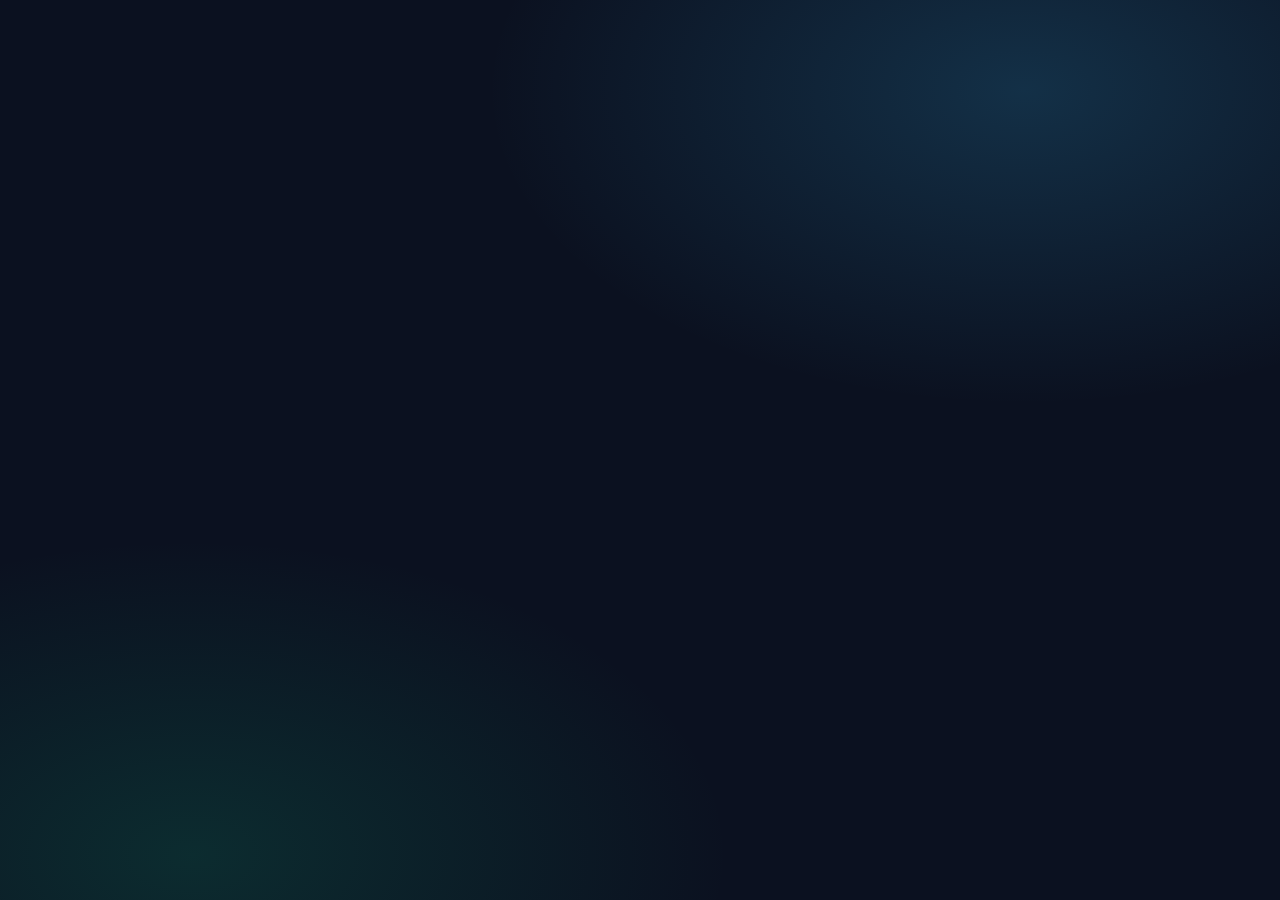
<file: teaser/cards.html>
<!DOCTYPE html>
<html lang="he" dir="rtl">
<head>
<meta charset="UTF-8">
<link rel="stylesheet" href="fonts/heebo.css">
<style>
  :root {
    --bg:#0b1120; --text:#f8fafc; --muted:#94a3b8; --ink:#060b17;
    --green:#10b981; --sky:#38bdf8; --purple:#c084fc; --red:#ef4444; --amber:#f59e0b;
    --u: 1vw;               /* base unit: 1% of width (horizontal) */
  }
  html.v { --u: 1.78vw; }   /* vertical 9:16: same pixel size, so type reads on a phone */
  * { box-sizing:border-box; margin:0; padding:0; }
  html, body { width:100%; height:100%; overflow:hidden; background:var(--bg); }
  body { font-family:'Heebo',sans-serif; color:var(--text); position:relative; }
  #bg { position:absolute; inset:0;
        background:
          radial-gradient(60% 50% at 80% 10%, rgba(56,189,248,.18), transparent 70%),
          radial-gradient(60% 50% at 15% 95%, rgba(16,185,129,.16), transparent 70%),
          var(--bg); }
  #noise { position:absolute; inset:0; width:100%; height:100%; opacity:0; }
  .item { position:absolute; left:6%; right:6%; top:0; bottom:0; display:flex; flex-direction:column;
          align-items:center; justify-content:center; text-align:center; gap:calc(var(--u)*1.2); opacity:0; }
  .big   { font-weight:900; font-size:calc(var(--u)*7.2); line-height:1.12; letter-spacing:-.01em; }
  .mid   { font-weight:800; font-size:calc(var(--u)*4.4); line-height:1.2; }
  .small { font-weight:500; font-size:calc(var(--u)*2.6); color:var(--muted); }
  .grad  { background:linear-gradient(135deg,#38bdf8,#10b981); -webkit-background-clip:text; background-clip:text; color:transparent; }
  .red   { color:var(--red); } .green { color:var(--green); } .purple{ color:var(--purple); } .sky{ color:var(--sky); }
  .rule  { width:calc(var(--u)*9); height:calc(var(--u)*.5); border-radius:9px; background:linear-gradient(90deg,#38bdf8,#10b981); }
  .badge { font-weight:800; font-size:calc(var(--u)*2.3); color:var(--green); border:2px solid var(--green);
           padding:calc(var(--u)*.5) calc(var(--u)*2); border-radius:99px; background:rgba(16,185,129,.12); }
  [data-d] { opacity:0; }

  /* cartoon speech bubble (stigmas) */
  .bubble { position:relative; background:#fff; color:#111827; font-weight:900; font-size:calc(var(--u)*4.6); line-height:1.2;
            padding:calc(var(--u)*2.4) calc(var(--u)*3.4); border-radius:calc(var(--u)*3); border:calc(var(--u)*.45) solid var(--ink);
            box-shadow:calc(var(--u)*.7) calc(var(--u)*.7) 0 var(--red); max-width:86%; transform:rotate(-2deg); }
  .bubble::after { content:""; position:absolute; bottom:calc(var(--u)*-2.4); right:calc(var(--u)*5); width:calc(var(--u)*3); height:calc(var(--u)*3);
            background:#fff; border-right:calc(var(--u)*.45) solid var(--ink); border-bottom:calc(var(--u)*.45) solid var(--ink);
            transform:skewX(-25deg) rotate(35deg); }
  .bubble em { font-style:normal; color:var(--red); }

  /* chips */
  .chips { display:flex; gap:calc(var(--u)*1.6); margin-top:calc(var(--u)*1.2); flex-wrap:wrap; justify-content:center; }
  .chip { display:flex; align-items:center; gap:calc(var(--u)*1); font-weight:900; font-size:calc(var(--u)*2.8);
          padding:calc(var(--u)*.8) calc(var(--u)*2); border-radius:calc(var(--u)*1.6); color:var(--ink); background:var(--c);
          border:calc(var(--u)*.35) solid var(--ink); box-shadow:calc(var(--u)*.45) calc(var(--u)*.45) 0 var(--ink); }
  .chip i { font-style:normal; display:grid; place-items:center; width:calc(var(--u)*3.4); height:calc(var(--u)*3.4);
            border-radius:50%; background:var(--ink); color:var(--c); font-size:calc(var(--u)*2.2); }

  /* system title scene */
  .sys { width:100%; height:100%; display:flex; align-items:center; justify-content:space-between; gap:calc(var(--u)*2); }
  .sys .txt { flex:0 0 34%; display:flex; flex-direction:column; gap:calc(var(--u)*1.2); text-align:right; align-items:flex-start; }
  .sys .scene { flex:1 1 60%; min-width:0; }
  .sys svg { width:100%; height:auto; display:block; overflow:visible; }
  html.v .sys { flex-direction:column; justify-content:center; gap:calc(var(--u)*3); }
  html.v .sys .txt { flex:none; align-items:center; text-align:center; }
  html.v .sys .scene { width:100%; flex:none; }
  .num { display:grid; place-items:center; width:calc(var(--u)*6.2); height:calc(var(--u)*6.2); border-radius:50%;
         background:var(--c); color:var(--ink); font-weight:900; font-size:calc(var(--u)*4); border:calc(var(--u)*.45) solid var(--ink);
         box-shadow:calc(var(--u)*.5) calc(var(--u)*.5) 0 var(--ink); }
  .hl { height:calc(var(--u)*.9); border-radius:9px; background:var(--c); width:calc(var(--u)*14); transform-origin:right; }

  /* summary card */
  .sum { width:100%; display:flex; flex-direction:column; gap:calc(var(--u)*2); }
  .sumhead { display:flex; align-items:center; gap:calc(var(--u)*1.8); }
  .cols { display:flex; gap:calc(var(--u)*2); }
  html.v .cols { flex-direction:column; }
  .col { flex:1; background:rgba(15,23,42,.78); border-radius:calc(var(--u)*2); padding:calc(var(--u)*2) calc(var(--u)*2.4);
         border:calc(var(--u)*.3) solid var(--ink); text-align:right; display:flex; flex-direction:column; gap:calc(var(--u)*1.1); }
  .col.pro { box-shadow:inset calc(var(--u)*-.6) 0 0 var(--green); }
  .col.con { box-shadow:inset calc(var(--u)*-.6) 0 0 var(--red); }
  .col .ch { font-weight:900; font-size:calc(var(--u)*3); }
  .col.pro .ch { color:var(--green); } .col.con .ch { color:var(--red); }
  .col .b { font-weight:700; font-size:calc(var(--u)*2.8); line-height:1.3; }
  .when { background:var(--c); color:var(--ink); font-weight:800; font-size:calc(var(--u)*3.1); border-radius:calc(var(--u)*2);
          padding:calc(var(--u)*1.4) calc(var(--u)*2.6); border:calc(var(--u)*.35) solid var(--ink);
          box-shadow:calc(var(--u)*.5) calc(var(--u)*.5) 0 var(--ink); text-align:right; }
  .when b { font-weight:900; }

  /* call-to-action button + cartoon cursor */
  .cta { position:relative; display:flex; flex-direction:column; align-items:center; gap:calc(var(--u)*3); }
  .btnwrap { position:relative; }
  .btn { display:flex; align-items:center; gap:calc(var(--u)*1.6); font-weight:900; font-size:calc(var(--u)*4); color:var(--ink); background:var(--green);
         padding:calc(var(--u)*1.6) calc(var(--u)*4); border-radius:calc(var(--u)*2.4); border:calc(var(--u)*.5) solid var(--ink);
         box-shadow:calc(var(--u)*.7) calc(var(--u)*.7) 0 var(--ink); }
  .ring { position:absolute; inset:0; border-radius:calc(var(--u)*2.4); border:calc(var(--u)*.4) solid var(--green); opacity:0; }
  .cursor { position:absolute; width:calc(var(--u)*5.5); left:48%; top:55%; filter:drop-shadow(calc(var(--u)*.3) calc(var(--u)*.4) 0 rgba(0,0,0,.45)); opacity:0; }

  /* punchline slide: "the Lionet is the invention of the century, but also the disaster of the line" */
  .punch { position:relative; width:100%; display:flex; flex-direction:column; align-items:center; gap:calc(var(--u)*2.2); }
  .prow { display:flex; align-items:center; justify-content:center; gap:calc(var(--u)*2.6); }
  html.v .prow { flex-direction:column; gap:calc(var(--u)*1.2); }
  .ptxt { font-weight:900; font-size:calc(var(--u)*6); line-height:1.12; text-align:center; }
  .inv { color:var(--purple); text-shadow:0 0 calc(var(--u)*1.4) rgba(192,132,252,.55); }
  .dis { color:var(--red); text-shadow:0 0 calc(var(--u)*1.4) rgba(239,68,68,.5); display:inline-block; }
  .pbut { font-weight:900; font-size:calc(var(--u)*2.8); color:var(--ink); background:var(--amber); padding:calc(var(--u)*.5) calc(var(--u)*2.4);
          border-radius:99px; border:calc(var(--u)*.4) solid var(--ink); box-shadow:calc(var(--u)*.5) calc(var(--u)*.5) 0 var(--ink); }
  .picon { width:calc(var(--u)*11); flex:none; } .picon svg { width:100%; height:auto; display:block; overflow:visible; }
  html.v .picon { width:calc(var(--u)*13); }
  #prow2 .ptxt { font-size:calc(var(--u)*7.2); } #prow2 .picon { width:calc(var(--u)*15); }
  html.v #prow2 .picon { width:calc(var(--u)*18); }
  .pflash { position:absolute; inset:-50vh -50vw; background:radial-gradient(circle at 50% 60%, rgba(239,68,68,.55), transparent 62%); opacity:0; pointer-events:none; }

  /* battalion logo: the file has a white background, so it sits on a white rounded plate */
  .logoplate { background:#fff; border-radius:calc(var(--u)*2.2); padding:calc(var(--u)*.8); border:calc(var(--u)*.35) solid var(--ink);
               box-shadow:calc(var(--u)*.6) calc(var(--u)*.6) 0 rgba(0,0,0,.45); line-height:0; }
  .logoplate img { width:calc(var(--u)*17); height:calc(var(--u)*17); display:block; border-radius:calc(var(--u)*1.4); }

  /* label drawn over clips */
  .label { position:absolute; display:flex; align-items:center; gap:calc(var(--u)*1.2);
           font-weight:800; font-size:calc(var(--u)*2.1); padding:calc(var(--u)*.8) calc(var(--u)*1.8);
           background:rgba(11,17,32,.82); border-radius:calc(var(--u)*1.2); border-right:calc(var(--u)*.5) solid var(--c); }
  .label .dot { width:calc(var(--u)*1.2); height:calc(var(--u)*1.2); border-radius:50%; background:var(--c); }
  html.h .label { top:1.1vw; left:3vw; }
  html.v .label { top:44vw; left:50%; transform:translateX(-50%); max-width:92vw; width:max-content; }
</style>
</head>
<body>
<div id="bg"></div>
<canvas id="noise" width="480" height="270"></canvas>
<div id="root"></div>
<script>
/* ---------- cartoon SVG kit (flat fills, thick dark outline) ---------- */
const OL = 'stroke="#060b17" stroke-width="6" stroke-linejoin="round" stroke-linecap="round"';
/* soldier: x,y = top-left, s = scale, flip faces left. device: 'radio' | 'phone' */
function soldier(id, x, y, s, flip, device, pop) {
  const dev = device === 'phone'
    ? `<rect x="178" y="58" width="34" height="58" rx="9" fill="#a855f7" ${OL}/><rect x="183" y="65" width="24" height="38" rx="4" fill="#e9d5ff"/>`
    : `<rect x="178" y="52" width="34" height="62" rx="8" fill="#1f2937" ${OL}/><rect x="184" y="60" width="22" height="16" rx="3" fill="#10b981"/>
       <g class="ant"><line x1="205" y1="52" x2="205" y2="4" stroke="#060b17" stroke-width="7" stroke-linecap="round"/><circle cx="205" cy="4" r="7" fill="#10b981" ${OL}/></g>`;
  return `<g class="pop" data-t0="${pop}"><g id="${id}" transform="translate(${x},${y}) scale(${flip ? -s : s},${s})"><g class="body">
    <rect x="62" y="230" width="38" height="62" rx="14" fill="#3f5a33" ${OL}/><rect x="112" y="230" width="38" height="62" rx="14" fill="#3f5a33" ${OL}/>
    <rect x="48" y="118" width="116" height="130" rx="36" fill="#5d7c45" ${OL}/>
    <path d="M150 140 Q190 135 196 100" fill="none" stroke="#060b17" stroke-width="30" stroke-linecap="round"/>
    <path d="M150 140 Q190 135 196 100" fill="none" stroke="#5d7c45" stroke-width="20" stroke-linecap="round"/>
    ${dev}
    <circle cx="106" cy="82" r="50" fill="#f2bf92" ${OL}/>
    <path d="M54 78 C54 20 158 20 158 78 Z" fill="#6b8c4f" ${OL}/><rect x="48" y="70" width="116" height="14" rx="7" fill="#4d6b3a" ${OL}/>
    <circle cx="88" cy="98" r="6" fill="#060b17"/><circle cx="124" cy="98" r="6" fill="#060b17"/>
    <path d="M90 116 Q106 130 122 116" fill="none" stroke="#060b17" stroke-width="5" stroke-linecap="round"/>
  </g></g></g>`;
}
function operator(id, x, y, s, pop) {
  return `<g class="pop" data-t0="${pop}"><g id="${id}" transform="translate(${x},${y}) scale(${s})"><g class="body">
    <rect x="30" y="130" width="150" height="150" rx="44" fill="#3b6ea5" ${OL}/>
    <circle cx="105" cy="88" r="50" fill="#f2bf92" ${OL}/>
    <path d="M52 92 C36 14 174 14 158 92 C150 62 132 48 105 48 C80 48 62 62 52 92Z" fill="#3a2a1e" ${OL}/>
    <path d="M50 94 C44 18 166 18 160 94" fill="none" stroke="#1f2937" stroke-width="9" stroke-linecap="round"/>
    <rect x="36" y="84" width="22" height="36" rx="10" fill="#1f2937" ${OL}/>
    <path d="M46 118 Q58 146 90 132" fill="none" stroke="#1f2937" stroke-width="6" stroke-linecap="round"/><circle cx="94" cy="131" r="8" fill="#10b981" ${OL}/>
    <circle cx="90" cy="96" r="6" fill="#060b17"/><circle cx="126" cy="96" r="6" fill="#060b17"/>
    <path d="M94 114 Q108 126 124 114" fill="none" stroke="#060b17" stroke-width="5" stroke-linecap="round"/>
  </g></g></g>`;
}
function tower(id, x, y, s, col, pop) {
  return `<g class="pop" data-t0="${pop}"><g id="${id}" transform="translate(${x},${y}) scale(${s})">
    <path d="M0 0 L-26 110 M0 0 L26 110 M-17 66 L17 66 M-9 33 L9 33" fill="none" stroke="#060b17" stroke-width="14" stroke-linecap="round"/>
    <path d="M0 0 L-26 110 M0 0 L26 110 M-17 66 L17 66 M-9 33 L9 33" fill="none" stroke="${col}" stroke-width="7" stroke-linecap="round"/>
    <circle cx="0" cy="-4" r="11" fill="${col}" ${OL}/></g></g>`;
}
function cloud(id, x, y, s, pop) {
  return `<g class="pop" data-t0="${pop}"><g id="${id}" transform="translate(${x},${y}) scale(${s})">
    <path d="M-90 40 C-130 40 -130 -10 -90 -14 C-92 -56 -34 -66 -20 -34 C0 -70 70 -58 66 -16 C112 -18 120 40 80 40 Z" fill="#e2e8f0" ${OL}/></g></g>`;
}

const SCENES = {
  sys1: { col:'var(--green)', svg: () => `<svg viewBox="0 0 800 560">
      <ellipse cx="400" cy="520" rx="380" ry="26" fill="#0f172a" opacity=".75"/>
      <circle id="domeA" cx="290" cy="330" r="150" fill="rgba(16,185,129,.12)" stroke="#10b981" stroke-width="5" stroke-dasharray="14 12"/>
      <circle id="domeB" cx="510" cy="330" r="150" fill="rgba(16,185,129,.12)" stroke="#10b981" stroke-width="5" stroke-dasharray="14 12"/>
      <circle id="pulseA" cx="293" cy="310" r="10" fill="none" stroke="#6ee7b7" stroke-width="6"/>
      <circle id="pulseB" cx="507" cy="310" r="10" fill="none" stroke="#6ee7b7" stroke-width="6"/>
      <path id="zig" d="M303 305 L340 270 L372 330 L404 268 L436 330 L468 272 L497 305" fill="none" stroke="#bbf7d0" stroke-width="10" stroke-linecap="round" stroke-linejoin="round"/>
      ${soldier('sA', 50, 210, 1.15, false, 'radio', 0.05)}
      ${soldier('sB', 755, 210, 1.15, true, 'radio', 0.25)}
    </svg>`,
    anim(t) {
      pulse('pulseA', t, 0); pulse('pulseB', t, .45); bob('sA', t, 0); bob('sB', t, .6); wiggle('sA', t); wiggle('sB', t + 1);
      const z = document.getElementById('zig'); const p = clamp((t - 1.0) / .7); const L = 600;
      z.style.strokeDasharray = L; z.style.strokeDashoffset = L * (1 - p); z.style.opacity = p > 0 ? 1 : 0;
    } },
  sys2: { col:'var(--sky)', svg: () => `<svg viewBox="0 0 800 560">
      <ellipse cx="400" cy="530" rx="380" ry="24" fill="#0f172a" opacity=".75"/>
      <rect x="20" y="60" width="470" height="330" rx="26" fill="#0f172a" ${OL}/>
      <rect x="40" y="80" width="430" height="290" rx="14" fill="#13294b"/>
      <rect x="210" y="390" width="70" height="60" fill="#334155" ${OL}/><rect x="150" y="446" width="190" height="22" rx="10" fill="#475569" ${OL}/>
      ${tower('t1', 120, 150, 1.25, '#64748b', 0.15)}${tower('t2', 255, 150, 1.25, '#64748b', 0.3)}${tower('t3', 390, 150, 1.25, '#64748b', 0.45)}
      <rect id="sel" x="60" y="110" width="120" height="220" rx="16" fill="none" stroke="#ef4444" stroke-width="8"/>
      <g id="verdict" font-family="Heebo" font-weight="900" font-size="54" text-anchor="middle"><text id="vt" x="120" y="355" fill="#ef4444">✗</text></g>
      <path id="link" d="M255 118 C330 20 520 20 600 150" fill="none" stroke="#6ee7b7" stroke-width="10" stroke-linecap="round" stroke-dasharray="18 14"/>
      <rect x="470" y="400" width="320" height="26" rx="12" fill="#92400e" ${OL}/><rect x="500" y="426" width="14" height="96" fill="#92400e" ${OL}/><rect x="750" y="426" width="14" height="96" fill="#92400e" ${OL}/>
      ${operator('op', 540, 130, 1.45, 0.05)}
    </svg>`,
    anim(t) {
      /* wrong site first (red), then hop to the right one (green) */
      const x = t < 0.9 ? 60 : (t < 1.3 ? lerp(60, 195, ease((t - .9) / .4)) : 195);
      const sel = document.getElementById('sel'), vt = document.getElementById('vt'), lk = document.getElementById('link');
      sel.setAttribute('x', x); const ok = t >= 1.3;
      sel.setAttribute('stroke', ok ? '#10b981' : '#ef4444'); vt.textContent = ok ? '✓' : '✗'; vt.setAttribute('fill', ok ? '#10b981' : '#ef4444');
      vt.setAttribute('x', x + 60); document.getElementById('t2').firstElementChild.style.opacity = 1;
      lk.style.opacity = ok ? 1 : 0; lk.style.strokeDashoffset = -t * 40; bob('op', t, 0);
    } },
  sys3: { col:'var(--purple)', svg: () => `<svg viewBox="0 0 800 560">
      <ellipse cx="400" cy="520" rx="380" ry="26" fill="#0f172a" opacity=".75"/>
      ${cloud('cl', 400, 100, 1.5, 0.1)}
      ${tower('tw', 735, 250, 1.5, '#c084fc', 0.2)}
      <path id="arc1" d="M135 280 C170 150 280 110 380 100" fill="none" stroke="#c084fc" stroke-width="9" stroke-linecap="round" stroke-dasharray="16 14"/>
      <path id="arc2" d="M470 100 C580 100 700 150 735 240" fill="none" stroke="#c084fc" stroke-width="9" stroke-linecap="round" stroke-dasharray="16 14"/>
      ${soldier('pA', 20, 270, .95, false, 'phone', 0.3)}
      ${soldier('pB', 600, 270, .95, true, 'radio', 0.45)}
      <g id="trap"><circle cx="320" cy="400" r="46" fill="#ef4444" ${OL}/><path d="M300 380 L340 420 M340 380 L300 420" stroke="#fff" stroke-width="12" stroke-linecap="round"/></g>
      <text x="320" y="490" text-anchor="middle" font-family="Heebo" font-weight="900" font-size="44" fill="#f8fafc">1 מ'</text>
    </svg>`,
    anim(t) {
      for (const [id, d] of [['arc1', 0], ['arc2', .15]]) { const e = document.getElementById(id); e.style.strokeDashoffset = -t * 50; e.style.opacity = clamp((t - .5 - d) / .3); }
      const tr = document.getElementById('trap'); const k = ease(clamp((t - 1.2) / .35)) * (1 + .06 * Math.sin(t * 12));
      tr.style.transformBox = 'fill-box'; tr.style.transformOrigin = 'center'; tr.style.transform = `scale(${k})`;
      bob('pA', t, 0); bob('pB', t, .5); wiggle('pB', t);
    } },
};
const clamp = (x, a = 0, b = 1) => Math.max(a, Math.min(b, x));
const lerp = (a, b, k) => a + (b - a) * k;
const ease = x => 1 - Math.pow(1 - x, 3);
const back = x => { const c1 = 2.2, c3 = c1 + 1; return 1 + c3 * Math.pow(x - 1, 3) + c1 * Math.pow(x - 1, 2); };
function bob(id, t, ph) { const b = document.querySelector('#' + id + ' .body'); if (b) b.style.transform = `translateY(${Math.sin(t * 5 + ph * 6) * 5}px)`; }
function wiggle(id, t) { const a = document.querySelector('#' + id + ' .ant'); if (a) { a.style.transformBox = 'fill-box'; a.style.transformOrigin = '50% 100%'; a.style.transform = `rotate(${Math.sin(t * 9) * 7}deg)`; } }
function pulse(id, t, ph) { const e = document.getElementById(id), k = ((t + ph) % .9) / .9; e.setAttribute('r', 10 + k * 140); e.style.opacity = (1 - k) * .9; }

const sysItem = (key, n, name, sub, line) => ({ s: 0.0, e: 2.5, scene: key, html:
  `<div class="sys" style="--c:${SCENES[key].col}">
     <div class="txt"><div class="num" data-d="0.15">${n}</div><div class="big">${name}</div><div class="mid" style="color:var(--c)">${sub}</div>
       <div class="hl" data-hl="0.5"></div><div class="small" data-d="0.7">${line}</div></div>
     <div class="scene">${SCENES[key].svg()}</div></div>` });
const sumItem = (c, n, name, pros, cons, when) => ({ s: 0.0, e: 5.0, keep: false, html:
  `<div class="sum" style="--c:${c}">
     <div class="sumhead"><div class="num">${n}</div><div class="mid">${name}</div></div>
     <div class="cols">
       <div class="col pro"><div class="ch">✓ יתרונות</div>${pros.map((p, i) => `<div class="b" data-d="${0.5 + i * .5}">${p}</div>`).join('')}</div>
       <div class="col con"><div class="ch">✗ חסרונות</div>${cons.map((p, i) => `<div class="b" data-d="${1.7 + i * .5}">${p}</div>`).join('')}</div>
     </div>
     <div class="when" data-d="3.0"><b>מתי עובדים איתו?</b> ${when}</div></div>` });
const chips = d0 => `<div class="chips">
  <div class="chip" style="--c:var(--green)" data-d="${d0}"><i>1</i>תג"מ</div>
  <div class="chip" style="--c:var(--sky)" data-d="${d0 + .25}"><i>2</i>RoIP</div>
  <div class="chip" style="--c:var(--purple)" data-d="${d0 + .5}"><i>3</i>ליונט</div></div>`;

const chipsOk = d0 => `<div class="chips">
  <div class="chip" style="--c:var(--green)" data-d="${d0}"><i>✓</i>תג"מ</div>
  <div class="chip" style="--c:var(--sky)" data-d="${d0 + .3}"><i>✓</i>RoIP</div>
  <div class="chip" style="--c:var(--purple)" data-d="${d0 + .6}"><i>✓</i>ליונט</div></div>`;
SCENES.cta = { col:'var(--green)', anim(t) {
  const btn = document.getElementById('btn'), cur = document.getElementById('cur'), ring = document.getElementById('ring');
  const m = ease(clamp((t - 1.3) / .8));                      /* cursor glides to the button */
  cur.style.opacity = clamp((t - 1.0) / .3);
  cur.style.transform = `translate(${(1 - m) * 150}px, ${(1 - m) * 130}px)`;
  const press = t > 2.2 && t < 2.4 ? .94 : 1;                 /* click */
  btn.style.transform = `scale(${press * (1 + .015 * Math.sin(t * 6))})`;
  const r = clamp((t - 2.2) / .7); ring.style.opacity = t > 2.2 ? (1 - r) * .9 : 0; ring.style.transform = `scale(${1 + r * .45})`;
} };
const PUNCH_HTML = `<div class="punch" id="punch"><div class="pflash" id="pflash"></div>
  <div class="prow">
    <div class="ptxt" data-d="0.35">הליונט הוא <span class="inv">המצאת המאה</span>,</div>
    <div class="picon"><div class="pop" data-t0="0.1"><svg viewBox="-24 -24 188 214">
      <circle id="bulbglow" cx="70" cy="68" r="78" fill="rgba(192,132,252,.28)"/>
      <g id="rays" stroke="#fde68a" stroke-width="8" stroke-linecap="round">
        <line x1="70" y1="-14" x2="70" y2="-30"/><line x1="12" y1="6" x2="0" y2="-6"/><line x1="128" y1="6" x2="140" y2="-6"/>
        <line x1="-8" y1="62" x2="-24" y2="62"/><line x1="148" y1="62" x2="164" y2="62"/></g>
      <path d="M50 112 h40 v22 q0 10 -10 10 h-20 q-10 0 -10 -10z" fill="#94a3b8" ${OL}/>
      <circle cx="70" cy="68" r="52" fill="#fde68a" ${OL}/>
      <path d="M52 86 Q70 40 88 86" fill="none" stroke="#f59e0b" stroke-width="7" stroke-linecap="round"/>
      <path d="M52 124 h36" stroke="#060b17" stroke-width="5" stroke-linecap="round"/></svg></div></div>
  </div>
  <div class="pbut" data-d="1.45">אך גם</div>
  <div class="prow" id="prow2">
    <div class="picon"><div class="pop" data-t0="1.95"><svg viewBox="0 0 220 130">
      <g id="lkL"><rect x="10" y="34" width="92" height="56" rx="28" fill="none" stroke="#060b17" stroke-width="18"/><rect x="10" y="34" width="92" height="56" rx="28" fill="none" stroke="#ef4444" stroke-width="8"/></g>
      <g id="lkR"><rect x="118" y="34" width="92" height="56" rx="28" fill="none" stroke="#060b17" stroke-width="18"/><rect x="118" y="34" width="92" height="56" rx="28" fill="none" stroke="#ef4444" stroke-width="8"/></g>
      <polygon id="bolt" points="116,4 94,66 114,66 100,122 140,52 118,52 132,4" fill="#fde047" ${OL}/></svg></div></div>
    <div class="ptxt" data-d="1.95"><span class="dis" id="dis">האסון של הקו</span>.</div>
  </div></div>`;
SCENES.punch = { col:'var(--red)', anim(t) {
  const sw = t => Math.sin(t * 9) * .5 + .5;
  document.getElementById('rays').style.opacity = .55 + .45 * sw(t);
  document.getElementById('bulbglow').setAttribute('r', 74 + 6 * Math.sin(t * 5));
  /* the slam: screen shake + red flash when "the disaster of the line" lands */
  const u = t - 1.95, p = document.getElementById('punch');
  const shake = u > 0 && u < .45 ? (1 - u / .45) * 14 : 0;
  p.style.transform = `translate(${Math.sin(t * 90) * shake}px, ${Math.cos(t * 77) * shake * .6}px)`;
  document.getElementById('pflash').style.opacity = u > 0 ? Math.max(0, .8 - u * 1.6) : 0;
  const apart = ease(clamp(u / .25)) * 18 + (u > .25 ? Math.sin((t - 2.2) * 14) * 1.6 : 0);   /* the chain snaps */
  document.getElementById('lkL').style.transform = `translateX(${-apart}px)`; document.getElementById('lkR').style.transform = `translateX(${apart}px)`;
  const bolt = document.getElementById('bolt'); bolt.style.transformBox = 'fill-box'; bolt.style.transformOrigin = 'center';
  bolt.style.transform = `scale(${1 + .08 * Math.sin(t * 16)})`; bolt.style.opacity = u > 0 ? 1 : 0;
  const d = document.getElementById('dis'), pulse = t > 3.2 && t < 3.9 ? 1 + .05 * Math.sin((t - 3.2) * 9) : 1;
  d.style.transform = `scale(${u > 0 ? Math.min(1, .6 + 2.4 * u) * pulse : .6})`;
} };
const CARDS = {
  intro: { dur:3, items:[
    { s:0.1, e:2.9, html:`<div class="badge">מחלקת קשר 951</div>
        <div class="big grad">מערך הלמידה</div><div class="rule"></div>
        <div class="mid">מבית מחלקת קשר 951</div>` } ]},
  stigma: { dur:6, noise:true, items:[
    { s:0.0, e:2.0, html:`<div class="bubble">הקשר לא עובד</div>` },
    { s:2.0, e:4.0, html:`<div class="bubble">אני אף פעם לא שומע את החמ"ל טוב</div>` },
    { s:4.0, e:6.0, html:`<div class="bubble">אנחנו אחד ליד השני ולא שומעים כלום</div>` } ]},
  reveal2: { dur:4.5, items:[
    { s:0.0, e:1.7, html:`<div class="big">זה לא הקשר.</div>` },
    { s:1.7, e:4.5, html:`<div class="mid" style="font-size:calc(var(--u)*4.8)">3 מערכות. כל אחת עובדת אחרת.</div>${chips(0.5)}`, keep:true } ]},
  stigma3: { dur:5, noise:true, items:[
    { s:0.0, e:1.7, html:`<div class="bubble">הקשר לא עובד</div>` },
    { s:1.7, e:3.4, html:`<div class="bubble">אני אף פעם לא שומע את החמ"ל טוב</div>` },
    { s:3.4, e:5.0, html:`<div class="bubble">אנחנו אחד ליד השני ולא שומעים כלום</div>` } ]},
  reveal3: { dur:3.5, items:[
    { s:0.0, e:1.5, html:`<div class="big">זה לא הקשר.</div>` },
    { s:1.5, e:3.5, html:`<div class="mid grad" style="font-size:calc(var(--u)*5.2)">זה חוסר הבנה</div><div class="mid">של המכשיר ושל צורת העבודה שלו</div>`, keep:true } ]},
  bridge: { dur:2.5, items:[
    { s:0.0, e:2.5, html:`<div class="mid" style="font-size:calc(var(--u)*4.8)">וכשיודעים לעבוד נכון...</div>${chipsOk(0.5)}` } ]},
  cta: { dur:4.5, items:[
    { s:0.0, e:4.5, scene:'cta', keep:true, html:`<div class="cta">
        <div class="big grad" style="font-size:calc(var(--u)*6.4)">כל התשובות במדריך המלא</div>
        <div class="btnwrap"><div id="ring" class="ring"></div><div id="btn" class="btn">היכנסו למדריך <span>←</span></div>
          <svg id="cur" class="cursor" viewBox="0 0 40 48"><path d="M4 3 L4 36 L13 28 L19 43 L27 40 L21 26 L33 25 Z" fill="#fff" stroke="#060b17" stroke-width="3.5" stroke-linejoin="round"/></svg></div>
      </div>` } ]},
  og: { dur:1, items:[   /* link-preview image (WhatsApp / social): the teaser's opening frame plus the guide's title */
    { s:0.0, e:99, keep:true, html:`<div class="badge">מחלקת קשר 951</div>
        <div class="big grad">מערך הלמידה</div><div class="rule"></div>
        <div class="mid" style="font-size:calc(var(--u)*4.6)">מדריך מערכות קשר</div>${chips(0.1)}` } ]},
  punch: { dur:4.4, items:[ { s:0.0, e:4.4, scene:'punch', html:PUNCH_HTML } ]},
  close3: { dur:5.2, items:[
    { s:0.0, e:5.2, keep:true, html:`<div class="big grad" style="font-size:calc(var(--u)*6.2)" data-d="0.15">יחד נשמור על</div>
        <div class="big grad" style="font-size:calc(var(--u)*7.4)" data-d="0.8">רציפות תקשובית</div><div class="rule" data-d="1.5"></div>
        <div class="logoplate" data-d="1.9"><img src="assets/logo951.png" alt="גדוד 951 חילוץ והצלה"></div>
        <div class="small" data-d="2.4">מערך הלמידה · מחלקת קשר 951</div>` } ]},

  sys1: { dur:2.5, items:[ sysItem('sys1', 1, 'קשר טקטי', '(תג"מ)', 'מאנטנת מכשיר לאנטנת מכשיר') ]},
  sys2: { dur:2.5, items:[ sysItem('sys2', 2, 'RoIP', 'עמדת סמב"צית בחמ"ל', 'החמ"ל בוחר באיזה אתר להאזין') ]},
  sys3: { dur:2.5, items:[ sysItem('sys3', 3, 'ליונט', 'סלולר מגושר', 'עובד דרך הרשת הסלולרית') ]},
  sum1: { dur:5, items:[ sumItem('var(--green)', 1, 'קשר טקטי (תג"מ)',
      ['עצמאי: מאנטנה לאנטנה', 'בלי השהיה, בלי מתווכים'], ['טווח מוגבל', 'חסימת שטח: בוואדי יש שטח מת'],
      'פעילות בתא שטח אחד: כוחות ושיירות') ]},
  sum2: { dur:5, items:[ sumItem('var(--sky)', 2, 'RoIP (חמ"ל)',
      ['מאזינים דרך אתר קרוב לשטח', 'כמה אתרים במקביל'], ['ניתוב ידני: אתר שגוי = רעש', 'דורש סמב"צית שמכירה את הגזרה'],
      'גזרה רחבה וכוחות שנעים בין גזרות') ]},
  sum3: { dur:5, items:[ sumItem('var(--purple)', 3, 'ליונט (סלולר מגושר)',
      ['עובד מכל מקום, כשיש קליטה', 'פשוט להפעלה'], ['בלי קליטה סלולרית: לא עובד', 'מלכודת המגשר: לא שומע תג"מ גם במרחק מטר'],
      'מפקד מחוץ לגזרה, ותמיד עם גיבוי תג"מ') ]},
  close2: { dur:9, items:[
    { s:0.0, e:2.4, html:`<div class="mid" style="font-size:calc(var(--u)*4.8)">לכל מערכת יש מקום.</div>${chips(0.3)}` },
    { s:2.4, e:6.8, scene:'punch', html:PUNCH_HTML },
    { s:6.8, e:9.0, html:`<div class="mid grad" style="font-size:calc(var(--u)*5.4)">תדע מתי לעבור לקשר</div>
                          <div class="rule"></div><div class="small">מערך הלמידה · מחלקת קשר 951</div>`, keep:true } ]},
};
const LABELS = {
  lionet: { c:'var(--purple)', t:'ליונט · תלוי בקליטה סלולרית ובאתר מגושר' },
  tac1:   { c:'var(--green)',  t:'קשר טקטי (תג"מ) · מאנטנת מכשיר לאנטנת מכשיר' },
  tac2:   { c:'var(--green)',  t:'קשר טקטי (תג"מ) · תלוי תוואי שטח' },
  roip1:  { c:'var(--sky)',    t:'RoIP · סמב"צית בחמ"ל מנתבת ידנית בין אתרים' },
  roip2:  { c:'var(--sky)',    t:'RoIP · בחירת אתר = בחירה עם מי מדברים' },
};
Object.assign(LABELS, {   /* complement the captions burned into the clips instead of repeating them */
  p_tac:  { c:'var(--red)',   t:'הבעיה · קשר טקטי (תג"מ)' },
  p_roip: { c:'var(--red)',   t:'הבעיה · RoIP: הקשר שם, החמ"ל לא שומע' },
  p_lio:  { c:'var(--red)',   t:'הבעיה · הליונט מגושר לאתר מרוחק' },
  s_tac:  { c:'var(--green)', t:'הפתרון · קשר טקטי (תג"מ)' },
  s_roip: { c:'var(--green)', t:'הפתרון · RoIP: הסמב"צית מעדכנת האזנה' },
  s_lio1: { c:'var(--green)', t:'הפתרון · הליונט מדבר עם הקשר דרך המגשר' },
  s_lio2: { c:'var(--green)', t:'הפתרון · וכך הקשר והליונט נפגשים' },
});
const q = new URLSearchParams(location.search);
const card = q.get('card'), fmt = q.get('fmt') || 'h', label = q.get('label');
document.documentElement.classList.add(fmt);
const root = document.getElementById('root');
function rng(seed){ return function(){ seed|=0; seed=seed+0x6D2B79F5|0; let t=Math.imul(seed^seed>>>15,1|seed);
  t=t+Math.imul(t^t>>>7,61|t)^t; return ((t^t>>>14)>>>0)/4294967296; } }
const nz = document.getElementById('noise'), nctx = nz.getContext('2d');
let els = [];
if (label) {
  document.getElementById('bg').style.display='none';
  document.body.style.background='transparent'; document.documentElement.style.background='transparent';
  const L = LABELS[label];
  const d = document.createElement('div'); d.className='label'; d.style.setProperty('--c', L.c);
  d.innerHTML = `<span class="dot"></span><span>${L.t}</span>`; root.appendChild(d);
} else {
  for (const it of CARDS[card].items) {
    const d = document.createElement('div'); d.className = 'item'; d.innerHTML = it.html; root.appendChild(d); els.push([d, it]);
  }
}
window.at = function(t, frame) {
  for (const [d, it] of els) {
    const lt = t - it.s, IN = .35, OUT = it.keep ? 0 : .3;
    let o = 0, y = 0;
    if (t >= it.s && t <= it.e) {
      const a = Math.min(1, lt / IN), b = OUT ? Math.min(1, (it.e - t) / OUT) : 1;
      o = ease(a) * ease(b); y = (1 - ease(a)) * 24;
      /* staggered children + cartoon pop-ins */
      d.querySelectorAll('[data-d]').forEach(e => { const k = ease(clamp((lt - parseFloat(e.dataset.d)) / .3)); e.style.opacity = k; e.style.transform = `translateY(${(1 - k) * 14}px)`; });
      d.querySelectorAll('[data-hl]').forEach(e => { e.style.transform = `scaleX(${ease(clamp((lt - parseFloat(e.dataset.hl)) / .4))})`; });
      d.querySelectorAll('.pop').forEach(e => { const k = clamp((lt - parseFloat(e.dataset.t0)) / .55); const s = k <= 0 ? 0 : back(k);
        e.style.transformBox = 'fill-box'; e.style.transformOrigin = '50% 100%'; e.style.transform = `scale(${Math.max(0, s)})`; });
      if (it.scene) SCENES[it.scene].anim(lt);
    }
    d.style.opacity = o; d.style.transform = `translateY(${y}px)`;
  }
  if (card && CARDS[card].noise) {
    const r = rng(frame * 7919 + 13), img = nctx.createImageData(480, 270);
    for (let i = 0; i < img.data.length; i += 4) { const v = r() * 255; img.data[i] = img.data[i+1] = img.data[i+2] = v; img.data[i+3] = 255; }
    nctx.putImageData(img, 0, 0);
    nz.style.opacity = .10 + .05 * Math.sin(t * 9) + (Math.floor(t * 2) % 2 === 0 && (t * 2 % 1) < .12 ? .12 : 0);
  }
};
window.DUR = card ? CARDS[card].dur : 0;
window.at(0, 0);
</script>
</body>
</html>
</file>
<file: css/style.css>
:root{--green:#3f6b5c;--green-d:#2f5246;--cream:#f7f8f4;--paper:#fff;--ink:#26302c;--muted:#6b756f;--gold:#b59a6d;--line:#e3e8e3;--r:14px}
*{box-sizing:border-box;margin:0}
html{scroll-behavior:smooth;overflow-x:clip}
body{font-family:'Heebo',system-ui,sans-serif;background:var(--cream);color:var(--ink);line-height:1.6;-webkit-font-smoothing:antialiased}
a{color:inherit}
:focus-visible{outline:3px solid var(--gold);outline-offset:3px}
.skip{position:absolute;inset-inline-start:8px;top:-60px;background:var(--green);color:#fff;padding:8px 14px;border-radius:8px;z-index:100}
.skip:focus{top:8px}
.wrap{width:min(1280px,100% - 32px);margin-inline:auto}

header.site{position:sticky;top:0;z-index:20;background:color-mix(in srgb,var(--cream) 88%,transparent);backdrop-filter:blur(10px);border-bottom:1px solid var(--line)}
header.site .wrap{display:flex;align-items:center;justify-content:space-between;height:64px}
.brand{display:flex;align-items:center;gap:10px;text-decoration:none;font-weight:700;color:var(--green)}
.logo{width:40px;height:40px;border-radius:50%;background:#fff;border:1px solid var(--line);color:#fff;display:grid;place-items:center;font-size:.62rem;line-height:1.1;text-align:center;font-weight:700;overflow:hidden}
.logo img{width:100%;height:100%;object-fit:cover}
nav.main a{text-decoration:none;color:var(--muted);margin-inline-start:20px;font-size:.95rem}
nav.main a[aria-current]{color:var(--green);font-weight:600}

.hero{text-align:center;padding:clamp(40px,8vw,88px) 0 28px}
.eyebrow{color:var(--gold);letter-spacing:.12em;font-size:.85rem;font-weight:500}
.hero h1{font-size:clamp(2.1rem,6vw,3.8rem);line-height:1.15;font-weight:800;color:var(--green);margin:10px 0 12px}
.hero p{color:var(--muted);font-size:clamp(1rem,2.4vw,1.2rem);max-width:34em;margin-inline:auto}

.filters{display:flex;gap:8px;overflow-x:auto;padding:14px 16px;margin-inline:-16px;scrollbar-width:none;justify-content:safe center;position:sticky;top:64px;z-index:10;background:linear-gradient(var(--cream) 70%,transparent)}
.filters::-webkit-scrollbar{display:none}
.chip{flex:none;border:1px solid var(--line);background:var(--paper);color:var(--ink);font:inherit;font-size:.95rem;padding:8px 20px;border-radius:99px;cursor:pointer;transition:.2s}
.chip:hover{border-color:var(--green)}
.chip[aria-pressed=true]{background:var(--green);border-color:var(--green);color:#fff}
.chip small{opacity:.6;margin-inline-start:6px}

.grid{display:grid;grid-template-columns:repeat(2,1fr);grid-auto-rows:8px;gap:0 10px;margin:14px 0 40px}
@media(min-width:700px){.grid{grid-template-columns:repeat(3,1fr);gap:0 14px}}
@media(min-width:1100px){.grid{grid-template-columns:repeat(4,1fr)}}
.tile{display:block;padding:0;border:0;background:#e9e3d6;border-radius:var(--r);overflow:hidden;cursor:zoom-in;position:relative;margin-bottom:10px;transition:opacity .28s,transform .28s;box-shadow:0 1px 2px #0001}
@media(min-width:700px){.tile{margin-bottom:14px}}
.tile img{width:100%;height:100%;display:block;object-fit:cover;opacity:0;transition:opacity .5s,transform .6s}
.tile img.loaded{opacity:1}
.tile:hover img{transform:scale(1.04)}
.tile::after{content:"";position:absolute;inset:0;background:linear-gradient(transparent 60%,#0003);opacity:0;transition:.3s}
.tile:hover::after{opacity:1}
.tile.out{opacity:0;transform:scale(.96)}
.tile[hidden]{display:none}
.empty{text-align:center;color:var(--muted);padding:40px}

.cta{background:var(--green);color:#fff;border-radius:24px;text-align:center;padding:clamp(32px,6vw,56px) 20px;margin:20px 0 64px;position:relative;overflow:hidden}
.cta::before{content:"";position:absolute;width:320px;height:320px;border-radius:50%;border:1px solid #fff2;inset-inline-end:-80px;top:-120px}
.cta h2{font-size:clamp(1.6rem,4.5vw,2.4rem);font-weight:800}
.cta p{opacity:.85;margin:6px 0 22px}
.btn{display:inline-flex;align-items:center;gap:10px;background:#fff;color:var(--green-d);font-weight:700;text-decoration:none;padding:14px 28px;border-radius:99px;transition:.2s;box-shadow:0 6px 20px #0003}
.btn:hover{transform:translateY(-2px);background:var(--cream)}
.btn svg{width:22px;height:22px;fill:#25a35a}
footer.site{border-top:1px solid var(--line);padding:24px 0;text-align:center;color:var(--muted);font-size:.88rem}

/* lightbox */
.lb{position:fixed;inset:0;z-index:50;background:#0d1411;display:none;touch-action:pan-y}
.lb.open{display:block;animation:fade .25s}
@keyframes fade{from{opacity:0}}
.lb figure{position:absolute;inset:56px 0 48px;display:grid;place-items:center;padding:0 12px}
.lb img{max-width:100%;max-height:100%;object-fit:contain;border-radius:6px;transition:opacity .2s,transform .25s;user-select:none;-webkit-user-drag:none}
.lb img.swap{opacity:0}
.lb button{position:absolute;border:0;background:#ffffff1a;color:#fff;width:44px;height:44px;border-radius:50%;font-size:1.5rem;cursor:pointer;display:grid;place-items:center;transition:.2s}
.lb button:hover{background:#ffffff38}
.lb .close{top:8px;inset-inline-start:12px}
.lb .prev,.lb .next{top:50%;translate:0 -50%}
.lb .prev{inset-inline-start:12px}.lb .next{inset-inline-end:12px}
.lb .count{position:absolute;bottom:12px;inset-inline:0;text-align:center;color:#fffc;font-size:.95rem}
@media(max-width:699px){.lb .prev,.lb .next{display:none}.lb figure{padding:0}}
@media(prefers-reduced-motion:reduce){*{transition:none!important;animation:none!important;scroll-behavior:auto!important}}

/* albums */
.albums{text-align:center;padding:8px 0 24px}
.albums h2{font-size:clamp(1.4rem,4vw,2rem);color:var(--green);font-weight:800}
.albums .sub{color:var(--muted);margin-bottom:20px}
.album-list{display:grid;grid-template-columns:repeat(auto-fill,minmax(155px,1fr));gap:14px;text-align:center}
.album{font:inherit;cursor:pointer;border:1px solid var(--line);background:linear-gradient(160deg,var(--paper),#f1ebdd);border-radius:var(--r);padding:28px 16px 22px;display:flex;flex-direction:column;align-items:center;gap:8px;transition:.25s;color:var(--ink)}
.album:hover{transform:translateY(-3px);border-color:var(--green);box-shadow:0 10px 24px #3f6b5c22}
.album .ring{width:52px;height:52px;border-radius:50%;border:1px solid var(--gold);color:var(--gold);display:grid;place-items:center;font-size:1.3rem}
.album .name{font-size:1.25rem;font-weight:700;color:var(--green)}
.album .go{font-size:.85rem;color:var(--muted)}
.viewer{position:fixed;inset:0;z-index:60;background:#0d1411;display:none;flex-direction:column}
.viewer.open{display:flex}
.vbar{display:flex;align-items:center;gap:14px;padding:8px 12px;color:#fff;height:56px}
.vbar strong{flex:1}
.vbar a{color:#fffc;font-size:.85rem}
.vclose{border:0;background:#ffffff1a;color:#fff;width:40px;height:40px;border-radius:50%;font-size:1.2rem;cursor:pointer}
.viewer iframe{flex:1;border:0;width:100%;background:#fff}

.album{padding:0;overflow:hidden;aspect-ratio:4/3;position:relative;justify-content:center;background:#e9e3d6}
.album img{position:absolute;inset:0;width:100%;height:100%;object-fit:cover;transition:transform .6s}
.album:hover img{transform:scale(1.05)}
.album.noimg{padding:20px}
@media(min-width:700px){.album-list{grid-template-columns:repeat(3,1fr)}}

.herologo{display:block;margin:0 auto 6px;width:clamp(130px,34vw,200px);height:auto;mix-blend-mode:multiply}

/* band like the client portal: soft sage gradient behind the logo */
.hero{position:relative;padding-top:clamp(28px,5vw,48px);isolation:isolate}
.hero::before{content:"";position:absolute;z-index:-1;top:-1px;bottom:0;left:50%;width:100vw;transform:translateX(-50%);background:linear-gradient(180deg,#d9e5df,#eaf0ec 70%,var(--cream));border-radius:0 0 50% 50%/0 0 36px 36px}
.herologo{margin-bottom:10px}
.btn{background:var(--green);color:#fff}
.btn:hover{background:var(--green-d)}
.btn svg{fill:#fff}
.cta .btn{background:#fff;color:var(--green-d)}.cta .btn svg{fill:var(--green)}.cta .btn:hover{background:#eef3ef}
.album{border-radius:18px}.tile{border-radius:18px}
.brand span:last-child{font-size:clamp(.82rem,3.6vw,1rem);line-height:1.2}
.cta .alt{margin:16px 0 0;font-size:.95rem}.cta .alt a{color:#fff;text-underline-offset:3px}
</file>
<file: guide/assets/fonts.css>
@font-face{font-family:'Assistant';font-style:normal;font-weight:400;font-display:swap;src:url(fonts/assistant-hebrew-27533b.woff2) format('woff2');unicode-range:U+0307-0308, U+0590-05FF, U+200C-2010, U+20AA, U+25CC, U+FB1D-FB4F}
@font-face{font-family:'Assistant';font-style:normal;font-weight:400;font-display:swap;src:url(fonts/assistant-latin-6cb82b.woff2) format('woff2');unicode-range:U+0000-00FF, U+0131, U+0152-0153, U+02BB-02BC, U+02C6, U+02DA, U+02DC, U+0304, U+0308, U+0329, U+2000-206F, U+20AC, U+2122, U+2191, U+2193, U+2212, U+2215, U+FEFF, U+FFFD}
@font-face{font-family:'Assistant';font-style:normal;font-weight:600;font-display:swap;src:url(fonts/assistant-hebrew-27533b.woff2) format('woff2');unicode-range:U+0307-0308, U+0590-05FF, U+200C-2010, U+20AA, U+25CC, U+FB1D-FB4F}
@font-face{font-family:'Assistant';font-style:normal;font-weight:600;font-display:swap;src:url(fonts/assistant-latin-6cb82b.woff2) format('woff2');unicode-range:U+0000-00FF, U+0131, U+0152-0153, U+02BB-02BC, U+02C6, U+02DA, U+02DC, U+0304, U+0308, U+0329, U+2000-206F, U+20AC, U+2122, U+2191, U+2193, U+2212, U+2215, U+FEFF, U+FFFD}
@font-face{font-family:'Assistant';font-style:normal;font-weight:700;font-display:swap;src:url(fonts/assistant-hebrew-27533b.woff2) format('woff2');unicode-range:U+0307-0308, U+0590-05FF, U+200C-2010, U+20AA, U+25CC, U+FB1D-FB4F}
@font-face{font-family:'Assistant';font-style:normal;font-weight:700;font-display:swap;src:url(fonts/assistant-latin-6cb82b.woff2) format('woff2');unicode-range:U+0000-00FF, U+0131, U+0152-0153, U+02BB-02BC, U+02C6, U+02DA, U+02DC, U+0304, U+0308, U+0329, U+2000-206F, U+20AC, U+2122, U+2191, U+2193, U+2212, U+2215, U+FEFF, U+FFFD}
@font-face{font-family:'Assistant';font-style:normal;font-weight:800;font-display:swap;src:url(fonts/assistant-hebrew-27533b.woff2) format('woff2');unicode-range:U+0307-0308, U+0590-05FF, U+200C-2010, U+20AA, U+25CC, U+FB1D-FB4F}
@font-face{font-family:'Assistant';font-style:normal;font-weight:800;font-display:swap;src:url(fonts/assistant-latin-6cb82b.woff2) format('woff2');unicode-range:U+0000-00FF, U+0131, U+0152-0153, U+02BB-02BC, U+02C6, U+02DA, U+02DC, U+0304, U+0308, U+0329, U+2000-206F, U+20AC, U+2122, U+2191, U+2193, U+2212, U+2215, U+FEFF, U+FFFD}
@font-face{font-family:'Heebo';font-style:normal;font-weight:500;font-display:swap;src:url(fonts/heebo-hebrew-7a91ea.woff2) format('woff2');unicode-range:U+0307-0308, U+0590-05FF, U+200C-2010, U+20AA, U+25CC, U+FB1D-FB4F}
@font-face{font-family:'Heebo';font-style:normal;font-weight:500;font-display:swap;src:url(fonts/heebo-latin-22321e.woff2) format('woff2');unicode-range:U+0000-00FF, U+0131, U+0152-0153, U+02BB-02BC, U+02C6, U+02DA, U+02DC, U+0304, U+0308, U+0329, U+2000-206F, U+20AC, U+2122, U+2191, U+2193, U+2212, U+2215, U+FEFF, U+FFFD}
@font-face{font-family:'Heebo';font-style:normal;font-weight:700;font-display:swap;src:url(fonts/heebo-hebrew-7a91ea.woff2) format('woff2');unicode-range:U+0307-0308, U+0590-05FF, U+200C-2010, U+20AA, U+25CC, U+FB1D-FB4F}
@font-face{font-family:'Heebo';font-style:normal;font-weight:700;font-display:swap;src:url(fonts/heebo-latin-22321e.woff2) format('woff2');unicode-range:U+0000-00FF, U+0131, U+0152-0153, U+02BB-02BC, U+02C6, U+02DA, U+02DC, U+0304, U+0308, U+0329, U+2000-206F, U+20AC, U+2122, U+2191, U+2193, U+2212, U+2215, U+FEFF, U+FFFD}
@font-face{font-family:'Heebo';font-style:normal;font-weight:800;font-display:swap;src:url(fonts/heebo-hebrew-7a91ea.woff2) format('woff2');unicode-range:U+0307-0308, U+0590-05FF, U+200C-2010, U+20AA, U+25CC, U+FB1D-FB4F}
@font-face{font-family:'Heebo';font-style:normal;font-weight:800;font-display:swap;src:url(fonts/heebo-latin-22321e.woff2) format('woff2');unicode-range:U+0000-00FF, U+0131, U+0152-0153, U+02BB-02BC, U+02C6, U+02DA, U+02DC, U+0304, U+0308, U+0329, U+2000-206F, U+20AC, U+2122, U+2191, U+2193, U+2212, U+2215, U+FEFF, U+FFFD}
@font-face{font-family:'Heebo';font-style:normal;font-weight:900;font-display:swap;src:url(fonts/heebo-hebrew-7a91ea.woff2) format('woff2');unicode-range:U+0307-0308, U+0590-05FF, U+200C-2010, U+20AA, U+25CC, U+FB1D-FB4F}
@font-face{font-family:'Heebo';font-style:normal;font-weight:900;font-display:swap;src:url(fonts/heebo-latin-22321e.woff2) format('woff2');unicode-range:U+0000-00FF, U+0131, U+0152-0153, U+02BB-02BC, U+02C6, U+02DA, U+02DC, U+0304, U+0308, U+0329, U+2000-206F, U+20AC, U+2122, U+2191, U+2193, U+2212, U+2215, U+FEFF, U+FFFD}
</file>
<file: guide/maintenance/assets/fonts.css>
@font-face{font-family:'Assistant';font-style:normal;font-weight:400;font-display:swap;src:url(fonts/assistant-hebrew-27533b.woff2) format('woff2');unicode-range:U+0307-0308, U+0590-05FF, U+200C-2010, U+20AA, U+25CC, U+FB1D-FB4F}
@font-face{font-family:'Assistant';font-style:normal;font-weight:400;font-display:swap;src:url(fonts/assistant-latin-6cb82b.woff2) format('woff2');unicode-range:U+0000-00FF, U+0131, U+0152-0153, U+02BB-02BC, U+02C6, U+02DA, U+02DC, U+0304, U+0308, U+0329, U+2000-206F, U+20AC, U+2122, U+2191, U+2193, U+2212, U+2215, U+FEFF, U+FFFD}
@font-face{font-family:'Assistant';font-style:normal;font-weight:600;font-display:swap;src:url(fonts/assistant-hebrew-27533b.woff2) format('woff2');unicode-range:U+0307-0308, U+0590-05FF, U+200C-2010, U+20AA, U+25CC, U+FB1D-FB4F}
@font-face{font-family:'Assistant';font-style:normal;font-weight:600;font-display:swap;src:url(fonts/assistant-latin-6cb82b.woff2) format('woff2');unicode-range:U+0000-00FF, U+0131, U+0152-0153, U+02BB-02BC, U+02C6, U+02DA, U+02DC, U+0304, U+0308, U+0329, U+2000-206F, U+20AC, U+2122, U+2191, U+2193, U+2212, U+2215, U+FEFF, U+FFFD}
@font-face{font-family:'Assistant';font-style:normal;font-weight:700;font-display:swap;src:url(fonts/assistant-hebrew-27533b.woff2) format('woff2');unicode-range:U+0307-0308, U+0590-05FF, U+200C-2010, U+20AA, U+25CC, U+FB1D-FB4F}
@font-face{font-family:'Assistant';font-style:normal;font-weight:700;font-display:swap;src:url(fonts/assistant-latin-6cb82b.woff2) format('woff2');unicode-range:U+0000-00FF, U+0131, U+0152-0153, U+02BB-02BC, U+02C6, U+02DA, U+02DC, U+0304, U+0308, U+0329, U+2000-206F, U+20AC, U+2122, U+2191, U+2193, U+2212, U+2215, U+FEFF, U+FFFD}
@font-face{font-family:'Assistant';font-style:normal;font-weight:800;font-display:swap;src:url(fonts/assistant-hebrew-27533b.woff2) format('woff2');unicode-range:U+0307-0308, U+0590-05FF, U+200C-2010, U+20AA, U+25CC, U+FB1D-FB4F}
@font-face{font-family:'Assistant';font-style:normal;font-weight:800;font-display:swap;src:url(fonts/assistant-latin-6cb82b.woff2) format('woff2');unicode-range:U+0000-00FF, U+0131, U+0152-0153, U+02BB-02BC, U+02C6, U+02DA, U+02DC, U+0304, U+0308, U+0329, U+2000-206F, U+20AC, U+2122, U+2191, U+2193, U+2212, U+2215, U+FEFF, U+FFFD}
@font-face{font-family:'Heebo';font-style:normal;font-weight:500;font-display:swap;src:url(fonts/heebo-hebrew-7a91ea.woff2) format('woff2');unicode-range:U+0307-0308, U+0590-05FF, U+200C-2010, U+20AA, U+25CC, U+FB1D-FB4F}
@font-face{font-family:'Heebo';font-style:normal;font-weight:500;font-display:swap;src:url(fonts/heebo-latin-22321e.woff2) format('woff2');unicode-range:U+0000-00FF, U+0131, U+0152-0153, U+02BB-02BC, U+02C6, U+02DA, U+02DC, U+0304, U+0308, U+0329, U+2000-206F, U+20AC, U+2122, U+2191, U+2193, U+2212, U+2215, U+FEFF, U+FFFD}
@font-face{font-family:'Heebo';font-style:normal;font-weight:700;font-display:swap;src:url(fonts/heebo-hebrew-7a91ea.woff2) format('woff2');unicode-range:U+0307-0308, U+0590-05FF, U+200C-2010, U+20AA, U+25CC, U+FB1D-FB4F}
@font-face{font-family:'Heebo';font-style:normal;font-weight:700;font-display:swap;src:url(fonts/heebo-latin-22321e.woff2) format('woff2');unicode-range:U+0000-00FF, U+0131, U+0152-0153, U+02BB-02BC, U+02C6, U+02DA, U+02DC, U+0304, U+0308, U+0329, U+2000-206F, U+20AC, U+2122, U+2191, U+2193, U+2212, U+2215, U+FEFF, U+FFFD}
@font-face{font-family:'Heebo';font-style:normal;font-weight:800;font-display:swap;src:url(fonts/heebo-hebrew-7a91ea.woff2) format('woff2');unicode-range:U+0307-0308, U+0590-05FF, U+200C-2010, U+20AA, U+25CC, U+FB1D-FB4F}
@font-face{font-family:'Heebo';font-style:normal;font-weight:800;font-display:swap;src:url(fonts/heebo-latin-22321e.woff2) format('woff2');unicode-range:U+0000-00FF, U+0131, U+0152-0153, U+02BB-02BC, U+02C6, U+02DA, U+02DC, U+0304, U+0308, U+0329, U+2000-206F, U+20AC, U+2122, U+2191, U+2193, U+2212, U+2215, U+FEFF, U+FFFD}
@font-face{font-family:'Heebo';font-style:normal;font-weight:900;font-display:swap;src:url(fonts/heebo-hebrew-7a91ea.woff2) format('woff2');unicode-range:U+0307-0308, U+0590-05FF, U+200C-2010, U+20AA, U+25CC, U+FB1D-FB4F}
@font-face{font-family:'Heebo';font-style:normal;font-weight:900;font-display:swap;src:url(fonts/heebo-latin-22321e.woff2) format('woff2');unicode-range:U+0000-00FF, U+0131, U+0152-0153, U+02BB-02BC, U+02C6, U+02DA, U+02DC, U+0304, U+0308, U+0329, U+2000-206F, U+20AC, U+2122, U+2191, U+2193, U+2212, U+2215, U+FEFF, U+FFFD}
</file>
<file: teaser/fonts/heebo.css>
@font-face {
  font-family: 'Heebo';
  font-style: normal;
  font-weight: 500;
  font-display: swap;
  src: url(NGSpv5_NC0k9P_v6ZUCbLRAHxK1Euyyccg.ttf) format('truetype');
}
@font-face {
  font-family: 'Heebo';
  font-style: normal;
  font-weight: 800;
  font-display: swap;
  src: url(NGSpv5_NC0k9P_v6ZUCbLRAHxK1ECSuccg.ttf) format('truetype');
}
@font-face {
  font-family: 'Heebo';
  font-style: normal;
  font-weight: 900;
  font-display: swap;
  src: url(NGSpv5_NC0k9P_v6ZUCbLRAHxK1EICuccg.ttf) format('truetype');
}
</file>
